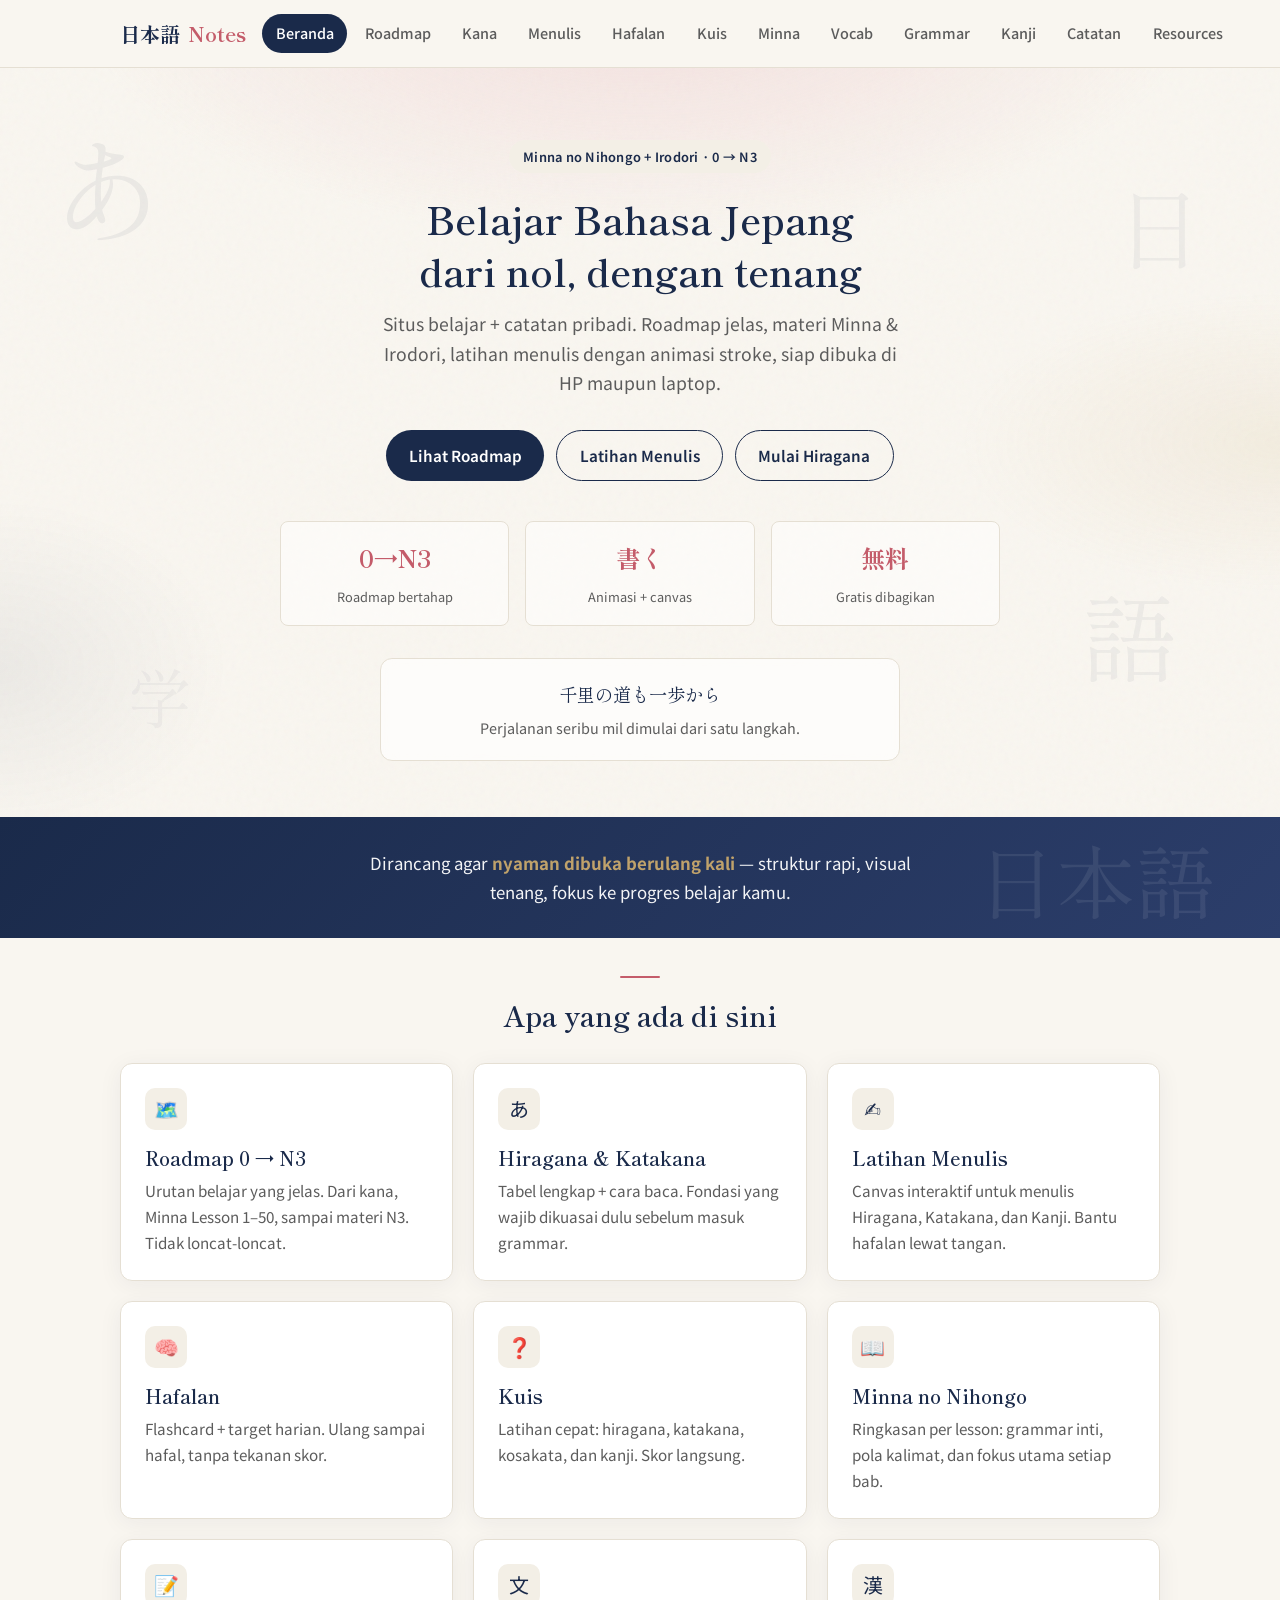
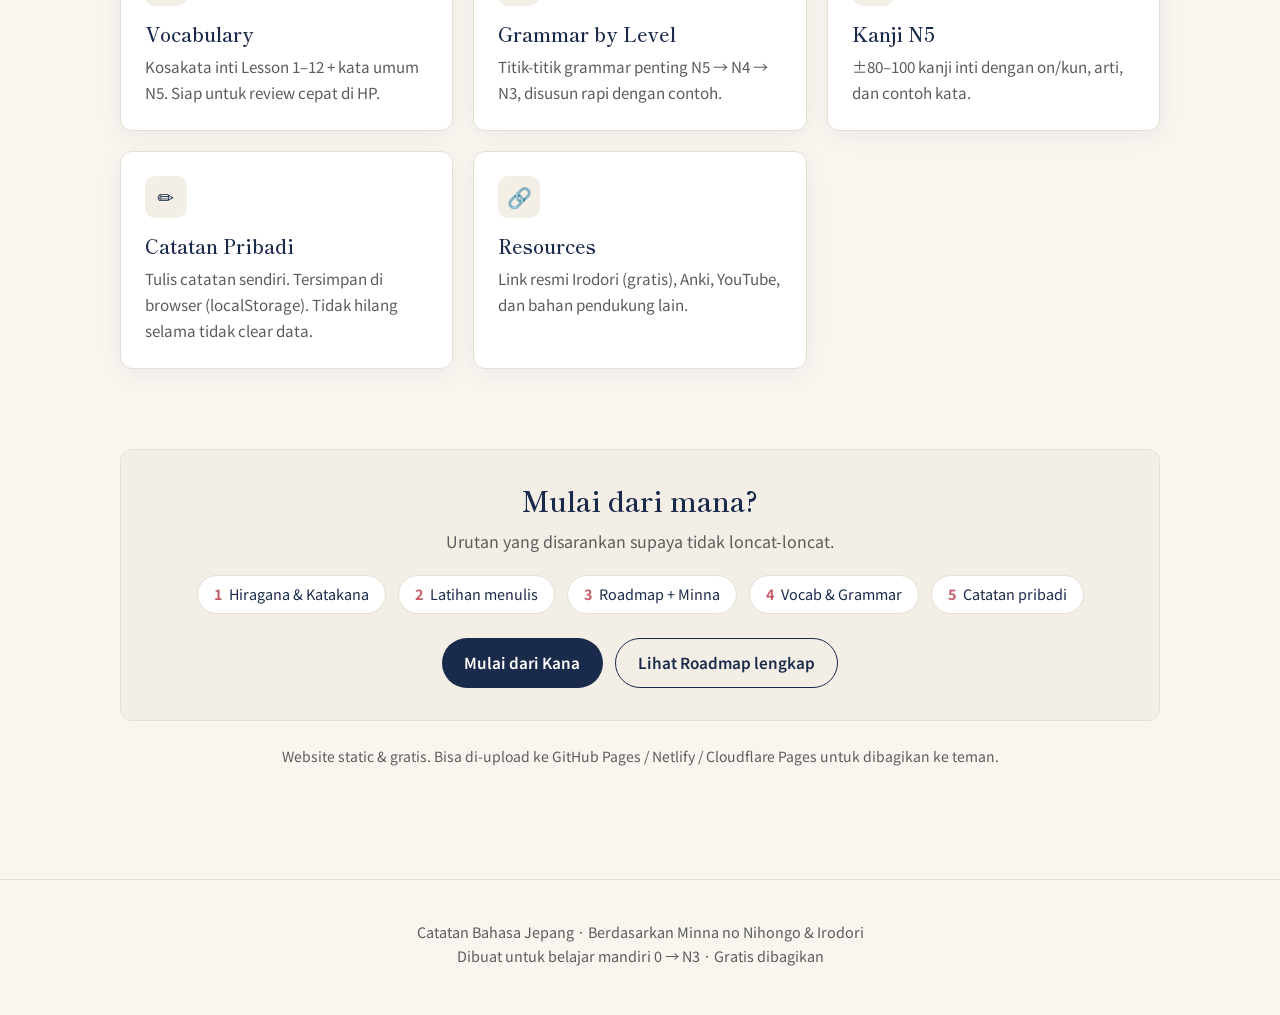
<file: index.html>
<!DOCTYPE html>
<html lang="id">
<head>
  <meta charset="UTF-8">
  <meta name="viewport" content="width=device-width, initial-scale=1">
  <title>Catatan Bahasa Jepang | Dari 0 sampai N3</title>
  <meta name="description" content="Website catatan belajar bahasa Jepang pribadi. Roadmap jelas dari pemula absolut sampai JLPT N3 berdasarkan Minna no Nihongo dan Irodori. Gratis dan siap dibagikan.">
  <meta name="keywords" content="belajar bahasa Jepang, Minna no Nihongo, Irodori, JLPT N5 N4 N3, catatan Jepang, hiragana, katakana">
  <meta name="author" content="Catatan Jepang">
  <meta property="og:title" content="Catatan Bahasa Jepang | 0 → N3">
  <meta property="og:description" content="Roadmap rapi + materi inti berdasarkan Minna no Nihongo & Irodori. Siap pakai, gratis, mobile-friendly.">
  <meta property="og:type" content="website">
  <link rel="preconnect" href="https://fonts.googleapis.com">
  <link rel="preconnect" href="https://fonts.gstatic.com" crossorigin>
  <link href="https://fonts.googleapis.com/css2?family=Noto+Sans+JP:wght@400;500;600;700&family=Shippori+Mincho:wght@500;600;700&display=swap" rel="stylesheet">
  <link rel="stylesheet" href="css/style.css">
</head>
<body>
  <header class="site-header">
    <div class="container header-inner">
      <a href="index.html" class="logo">日本語<span>Notes</span></a>
      <button class="menu-toggle" aria-label="Menu" aria-expanded="false">
        <svg width="24" height="24" fill="none" stroke="currentColor" stroke-width="2"><path d="M4 6h16M4 12h16M4 18h16"/></svg>
      </button>
      <nav class="nav">
        <a href="index.html" class="active">Beranda</a>
        <a href="roadmap.html">Roadmap</a>
        <a href="kana.html">Kana</a>
        <a href="writing.html">Menulis</a>
        <a href="hafalan.html">Hafalan</a>
        <a href="quiz.html">Kuis</a>
        <a href="lessons.html">Minna</a>
        <a href="vocab.html">Vocab</a>
        <a href="grammar.html">Grammar</a>
        <a href="kanji.html">Kanji</a>
        <a href="notes.html">Catatan</a>
        <a href="resources.html">Resources</a>
      </nav>
    </div>
  </header>

  <main>
    <section class="hero">
      <span class="hero-deco hero-deco-1" aria-hidden="true">あ</span>
      <span class="hero-deco hero-deco-2" aria-hidden="true">日</span>
      <span class="hero-deco hero-deco-3" aria-hidden="true">学</span>
      <span class="hero-deco hero-deco-4" aria-hidden="true">語</span>
      <div class="container">
        <div class="hero-badge">Minna no Nihongo + Irodori · 0 → N3</div>
        <h1>Belajar Bahasa Jepang<br>dari nol, dengan tenang</h1>
        <p class="lead">Situs belajar + catatan pribadi. Roadmap jelas, materi Minna &amp; Irodori, latihan menulis dengan animasi stroke, siap dibuka di HP maupun laptop.</p>
        <div class="hero-actions">
          <a href="roadmap.html" class="btn btn-primary">Lihat Roadmap</a>
          <a href="writing.html" class="btn btn-outline">Latihan Menulis</a>
          <a href="kana.html" class="btn btn-outline">Mulai Hiragana</a>
        </div>
        <div class="home-features">
          <div class="home-feature">
            <span class="num">0→N3</span>
            <span class="label">Roadmap bertahap</span>
          </div>
          <div class="home-feature">
            <span class="num">書く</span>
            <span class="label">Animasi + canvas</span>
          </div>
          <div class="home-feature">
            <span class="num">無料</span>
            <span class="label">Gratis dibagikan</span>
          </div>
        </div>
        <div class="hero-quote">
          <p class="jp">千里の道も一歩から</p>
          <p class="id">Perjalanan seribu mil dimulai dari satu langkah.</p>
        </div>
      </div>
    </section>

    <section class="welcome-strip">
      <div class="container">
        <p>Dirancang agar <strong>nyaman dibuka berulang kali</strong> — struktur rapi, visual tenang, fokus ke progres belajar kamu.</p>
      </div>
    </section>

    <section class="section-sm">
      <div class="container">
        <div class="section-title-wrap">
          <span class="ornament"></span>
          <h2>Apa yang ada di sini</h2>
        </div>
        <div class="card-grid">
          <a href="roadmap.html" class="card">
            <div class="card-icon">🗺️</div>
            <h3>Roadmap 0 → N3</h3>
            <p>Urutan belajar yang jelas. Dari kana, Minna Lesson 1–50, sampai materi N3. Tidak loncat-loncat.</p>
          </a>
          <a href="kana.html" class="card">
            <div class="card-icon">あ</div>
            <h3>Hiragana & Katakana</h3>
            <p>Tabel lengkap + cara baca. Fondasi yang wajib dikuasai dulu sebelum masuk grammar.</p>
          </a>
          <a href="writing.html" class="card">
            <div class="card-icon">✍️</div>
            <h3>Latihan Menulis</h3>
            <p>Canvas interaktif untuk menulis Hiragana, Katakana, dan Kanji. Bantu hafalan lewat tangan.</p>
          </a>
          <a href="hafalan.html" class="card">
            <div class="card-icon">🧠</div>
            <h3>Hafalan</h3>
            <p>Flashcard + target harian. Ulang sampai hafal, tanpa tekanan skor.</p>
          </a>
          <a href="quiz.html" class="card">
            <div class="card-icon">❓</div>
            <h3>Kuis</h3>
            <p>Latihan cepat: hiragana, katakana, kosakata, dan kanji. Skor langsung.</p>
          </a>
          <a href="lessons.html" class="card">
            <div class="card-icon">📖</div>
            <h3>Minna no Nihongo</h3>
            <p>Ringkasan per lesson: grammar inti, pola kalimat, dan fokus utama setiap bab.</p>
          </a>
          <a href="vocab.html" class="card">
            <div class="card-icon">📝</div>
            <h3>Vocabulary</h3>
            <p>Kosakata inti Lesson 1–12 + kata umum N5. Siap untuk review cepat di HP.</p>
          </a>
          <a href="grammar.html" class="card">
            <div class="card-icon">文</div>
            <h3>Grammar by Level</h3>
            <p>Titik-titik grammar penting N5 → N4 → N3, disusun rapi dengan contoh.</p>
          </a>
          <a href="kanji.html" class="card">
            <div class="card-icon">漢</div>
            <h3>Kanji N5</h3>
            <p>±80–100 kanji inti dengan on/kun, arti, dan contoh kata.</p>
          </a>
          <a href="notes.html" class="card">
            <div class="card-icon">✏️</div>
            <h3>Catatan Pribadi</h3>
            <p>Tulis catatan sendiri. Tersimpan di browser (localStorage). Tidak hilang selama tidak clear data.</p>
          </a>
          <a href="resources.html" class="card">
            <div class="card-icon">🔗</div>
            <h3>Resources</h3>
            <p>Link resmi Irodori (gratis), Anki, YouTube, dan bahan pendukung lain.</p>
          </a>
        </div>
      </div>
    </section>

    <section class="section">
      <div class="container">
        <div class="start-cta">
          <h2>Mulai dari mana?</h2>
          <p class="muted mb-0">Urutan yang disarankan supaya tidak loncat-loncat.</p>
          <div class="start-steps">
            <div class="start-step"><span>1</span> Hiragana &amp; Katakana</div>
            <div class="start-step"><span>2</span> Latihan menulis</div>
            <div class="start-step"><span>3</span> Roadmap + Minna</div>
            <div class="start-step"><span>4</span> Vocab &amp; Grammar</div>
            <div class="start-step"><span>5</span> Catatan pribadi</div>
          </div>
          <div class="hero-actions">
            <a href="kana.html" class="btn btn-primary">Mulai dari Kana</a>
            <a href="roadmap.html" class="btn btn-outline">Lihat Roadmap lengkap</a>
          </div>
        </div>
        <p class="small muted mt-2 text-center">Website static &amp; gratis. Bisa di-upload ke GitHub Pages / Netlify / Cloudflare Pages untuk dibagikan ke teman.</p>
      </div>
    </section>
  </main>

  <footer class="site-footer">
    <div class="container">
      <p>Catatan Bahasa Jepang · Berdasarkan Minna no Nihongo & Irodori<br>
      Dibuat untuk belajar mandiri 0 → N3 · Gratis dibagikan</p>
    </div>
  </footer>

  <script src="js/main.js"></script>
</body>
</html>
</file>
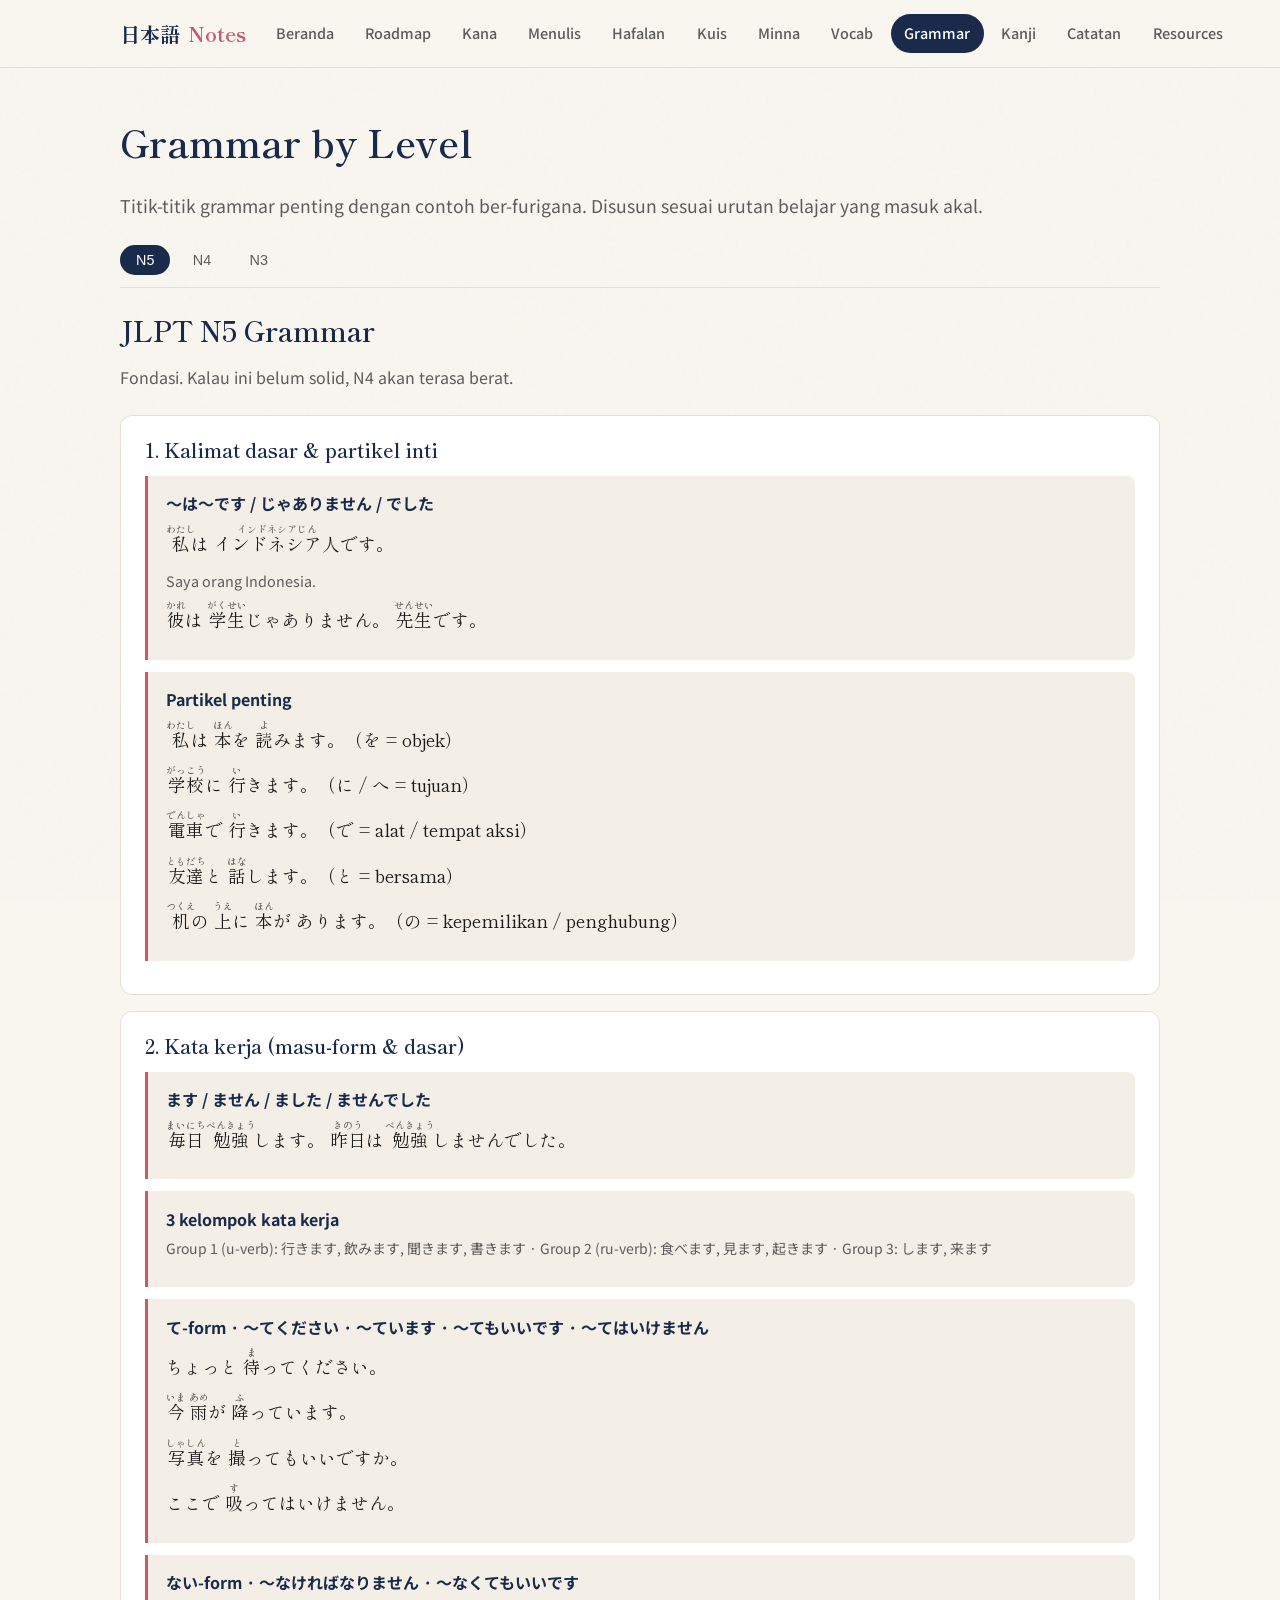
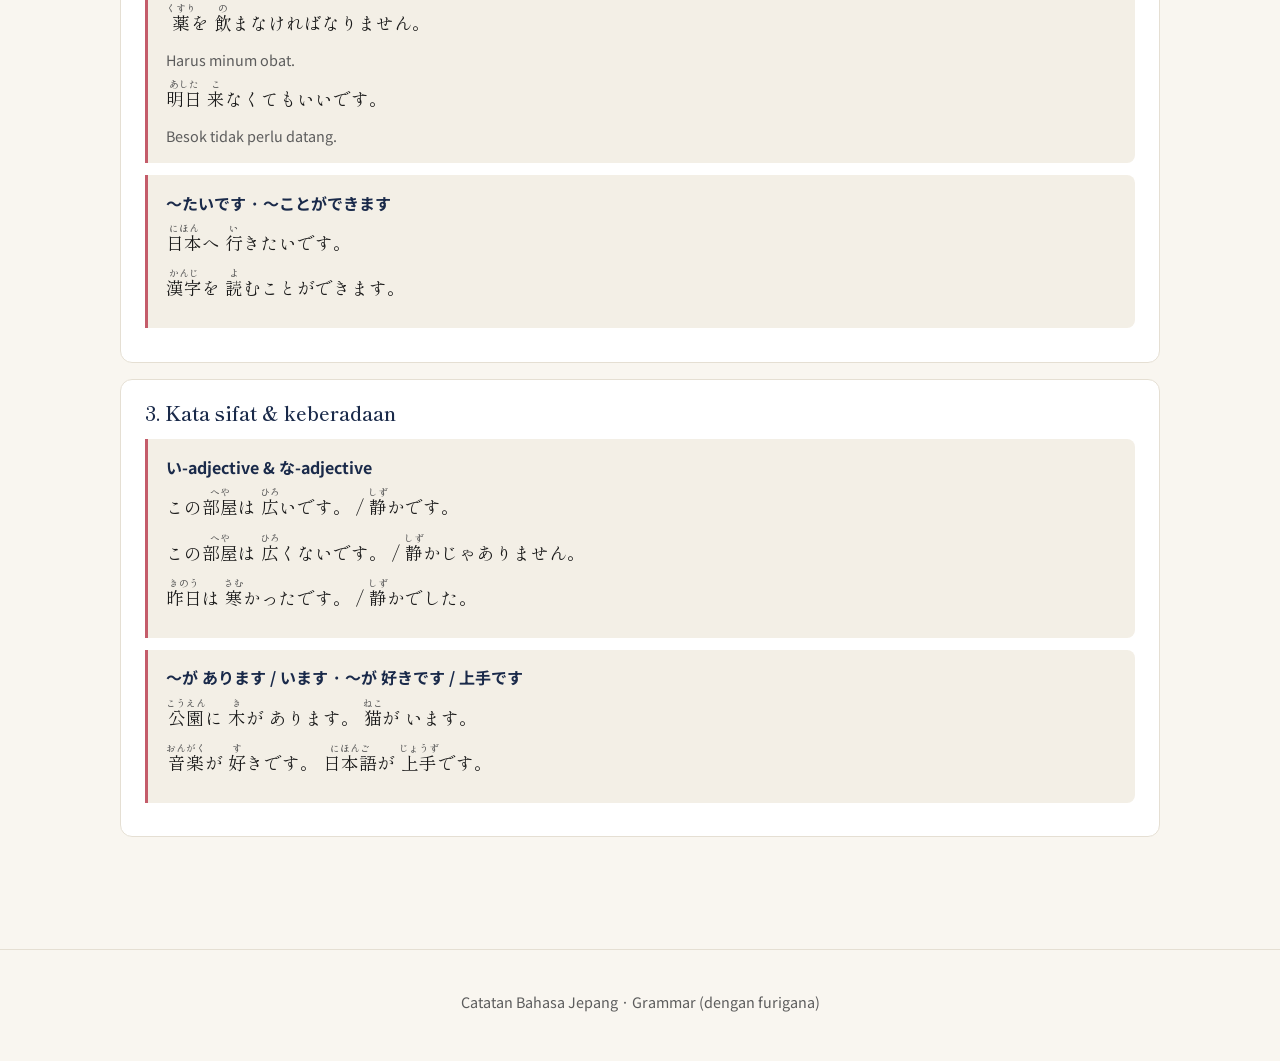
<file: grammar.html>
<!DOCTYPE html>
<html lang="id">
<head>
  <meta charset="UTF-8">
  <meta name="viewport" content="width=device-width, initial-scale=1">
  <title>Grammar by Level | Catatan Bahasa Jepang</title>
  <meta name="description" content="Grammar JLPT N5–N3 dengan contoh ber-furigana. Penjelasan lebih lengkap.">
  <link rel="preconnect" href="https://fonts.googleapis.com">
  <link rel="preconnect" href="https://fonts.gstatic.com" crossorigin>
  <link href="https://fonts.googleapis.com/css2?family=Noto+Sans+JP:wght@400;500;600;700&family=Shippori+Mincho:wght@500;600;700&display=swap" rel="stylesheet">
  <link rel="stylesheet" href="css/style.css">
  <style>
    ruby { ruby-align: center; }
    rt { font-size: 0.55em; color: var(--text-muted); font-weight: 500; }
    .example { font-size: 1.1rem; line-height: 2.1; }
  </style>
</head>
<body>
  <header class="site-header">
    <div class="container header-inner">
      <a href="index.html" class="logo">日本語<span>Notes</span></a>
      <button class="menu-toggle" aria-label="Menu" aria-expanded="false">
        <svg width="24" height="24" fill="none" stroke="currentColor" stroke-width="2"><path d="M4 6h16M4 12h16M4 18h16"/></svg>
      </button>
      <nav class="nav">
        <a href="index.html">Beranda</a>
        <a href="roadmap.html">Roadmap</a>
        <a href="kana.html">Kana</a>
        <a href="writing.html">Menulis</a>
        <a href="hafalan.html">Hafalan</a>
        <a href="quiz.html">Kuis</a>
        <a href="lessons.html">Minna</a>
        <a href="vocab.html">Vocab</a>
        <a href="grammar.html" class="active">Grammar</a>
        <a href="kanji.html">Kanji</a>
        <a href="notes.html">Catatan</a>
        <a href="resources.html">Resources</a>
      </nav>
    </div>
  </header>

  <main>
    <section class="section">
      <div class="container">
        <h1>Grammar by Level</h1>
        <p class="lead mb-2">Titik-titik grammar penting dengan contoh ber-furigana. Disusun sesuai urutan belajar yang masuk akal.</p>

        <div class="tabs">
          <button class="tab-btn active" data-tab="n5">N5</button>
          <button class="tab-btn" data-tab="n4">N4</button>
          <button class="tab-btn" data-tab="n3">N3</button>
        </div>

        <!-- N5 -->
        <div id="n5" class="tab-panel active">
          <h2>JLPT N5 Grammar</h2>
          <p class="muted mb-2">Fondasi. Kalau ini belum solid, N4 akan terasa berat.</p>

          <div class="lesson-card">
            <h3>1. Kalimat dasar & partikel inti</h3>
            <div class="grammar-point">
              <strong>〜は〜です / じゃありません / でした</strong>
              <div class="example"><ruby>私<rt>わたし</rt></ruby>は <ruby>インドネシア人<rt>インドネシアじん</rt></ruby>です。</div>
              <div class="example-trans">Saya orang Indonesia.</div>
              <div class="example"><ruby>彼<rt>かれ</rt></ruby>は <ruby>学生<rt>がくせい</rt></ruby>じゃありません。 <ruby>先生<rt>せんせい</rt></ruby>です。</div>
            </div>
            <div class="grammar-point">
              <strong>Partikel penting</strong>
              <div class="example"><ruby>私<rt>わたし</rt></ruby>は <ruby>本<rt>ほん</rt></ruby>を <ruby>読<rt>よ</rt></ruby>みます。（を = objek）</div>
              <div class="example"><ruby>学校<rt>がっこう</rt></ruby>に <ruby>行<rt>い</rt></ruby>きます。（に / へ = tujuan）</div>
              <div class="example"><ruby>電車<rt>でんしゃ</rt></ruby>で <ruby>行<rt>い</rt></ruby>きます。（で = alat / tempat aksi）</div>
              <div class="example"><ruby>友達<rt>ともだち</rt></ruby>と <ruby>話<rt>はな</rt></ruby>します。（と = bersama）</div>
              <div class="example"><ruby>机<rt>つくえ</rt></ruby>の <ruby>上<rt>うえ</rt></ruby>に <ruby>本<rt>ほん</rt></ruby>が あります。（の = kepemilikan / penghubung）</div>
            </div>
          </div>

          <div class="lesson-card">
            <h3>2. Kata kerja (masu-form & dasar)</h3>
            <div class="grammar-point">
              <strong>ます / ません / ました / ませんでした</strong>
              <div class="example"><ruby>毎日<rt>まいにち</rt></ruby> <ruby>勉強<rt>べんきょう</rt></ruby>します。 <ruby>昨日<rt>きのう</rt></ruby>は <ruby>勉強<rt>べんきょう</rt></ruby>しませんでした。</div>
            </div>
            <div class="grammar-point">
              <strong>3 kelompok kata kerja</strong>
              <p class="small muted mb-1">Group 1 (u-verb): 行きます, 飲みます, 聞きます, 書きます · Group 2 (ru-verb): 食べます, 見ます, 起きます · Group 3: します, 来ます</p>
            </div>
            <div class="grammar-point">
              <strong>て-form · 〜てください · 〜ています · 〜てもいいです · 〜てはいけません</strong>
              <div class="example">ちょっと <ruby>待<rt>ま</rt></ruby>ってください。</div>
              <div class="example"><ruby>今<rt>いま</rt></ruby> <ruby>雨<rt>あめ</rt></ruby>が <ruby>降<rt>ふ</rt></ruby>っています。</div>
              <div class="example"><ruby>写真<rt>しゃしん</rt></ruby>を <ruby>撮<rt>と</rt></ruby>ってもいいですか。</div>
              <div class="example">ここで <ruby>吸<rt>す</rt></ruby>ってはいけません。</div>
            </div>
            <div class="grammar-point">
              <strong>ない-form · 〜なければなりません · 〜なくてもいいです</strong>
              <div class="example"><ruby>薬<rt>くすり</rt></ruby>を <ruby>飲<rt>の</rt></ruby>まなければなりません。</div>
              <div class="example-trans">Harus minum obat.</div>
              <div class="example"><ruby>明日<rt>あした</rt></ruby> <ruby>来<rt>こ</rt></ruby>なくてもいいです。</div>
              <div class="example-trans">Besok tidak perlu datang.</div>
            </div>
            <div class="grammar-point">
              <strong>〜たいです · 〜ことができます</strong>
              <div class="example"><ruby>日本<rt>にほん</rt></ruby>へ <ruby>行<rt>い</rt></ruby>きたいです。</div>
              <div class="example"><ruby>漢字<rt>かんじ</rt></ruby>を <ruby>読<rt>よ</rt></ruby>むことができます。</div>
            </div>
          </div>

          <div class="lesson-card">
            <h3>3. Kata sifat & keberadaan</h3>
            <div class="grammar-point">
              <strong>い-adjective & な-adjective</strong>
              <div class="example">この<ruby>部屋<rt>へや</rt></ruby>は <ruby>広<rt>ひろ</rt></ruby>いです。 / <ruby>静<rt>しず</rt></ruby>かです。</div>
              <div class="example">この<ruby>部屋<rt>へや</rt></ruby>は <ruby>広<rt>ひろ</rt></ruby>くないです。 / <ruby>静<rt>しず</rt></ruby>かじゃありません。</div>
              <div class="example"><ruby>昨日<rt>きのう</rt></ruby>は <ruby>寒<rt>さむ</rt></ruby>かったです。 / <ruby>静<rt>しず</rt></ruby>かでした。</div>
            </div>
            <div class="grammar-point">
              <strong>〜が あります / います · 〜が 好きです / 上手です</strong>
              <div class="example"><ruby>公園<rt>こうえん</rt></ruby>に <ruby>木<rt>き</rt></ruby>が あります。 <ruby>猫<rt>ねこ</rt></ruby>が います。</div>
              <div class="example"><ruby>音楽<rt>おんがく</rt></ruby>が <ruby>好<rt>す</rt></ruby>きです。 <ruby>日本語<rt>にほんご</rt></ruby>が <ruby>上手<rt>じょうず</rt></ruby>です。</div>
            </div>
          </div>
        </div>

        <!-- N4 -->
        <div id="n4" class="tab-panel">
          <h2>JLPT N4 Grammar</h2>
          <p class="muted mb-2">Banyak bentuk baru. Fokus ke potential, conditional, passive, causative.</p>

          <div class="lesson-card">
            <div class="grammar-point">
              <strong>Potential form (kemampuan)</strong>
              <div class="example"><ruby>日本語<rt>にほんご</rt></ruby>が <ruby>話<rt>はな</rt></ruby>せます。 <ruby>漢字<rt>かんじ</rt></ruby>が <ruby>読<rt>よ</rt></ruby>めます。</div>
              <div class="example-trans">Saya bisa berbicara bahasa Jepang. Saya bisa membaca kanji.</div>
            </div>
            <div class="grammar-point">
              <strong>Conditional: 〜たら · 〜ば · 〜と · 〜なら</strong>
              <div class="example"><ruby>時間<rt>じかん</rt></ruby>が あったら、<ruby>手伝<rt>てつだ</rt></ruby>います。</div>
              <div class="example"><ruby>春<rt>はる</rt></ruby>になると、<ruby>桜<rt>さくら</rt></ruby>が <ruby>咲<rt>さ</rt></ruby>きます。</div>
            </div>
            <div class="grammar-point">
              <strong>〜たことがあります (pengalaman)</strong>
              <div class="example"><ruby>京都<rt>きょうと</rt></ruby>へ <ruby>行<rt>い</rt></ruby>ったことがあります。</div>
              <div class="example-trans">Saya pernah pergi ke Kyoto.</div>
            </div>
            <div class="grammar-point">
              <strong>〜てしまう · 〜ておく · 〜てみる</strong>
              <div class="example"><ruby>宿題<rt>しゅくだい</rt></ruby>を <ruby>忘<rt>わす</rt></ruby>れてしまいました。</div>
              <div class="example"><ruby>窓<rt>まど</rt></ruby>を <ruby>開<rt>あ</rt></ruby>けておきます。 / ちょっと <ruby>食<rt>た</rt></ruby>べてみます。</div>
            </div>
            <div class="grammar-point">
              <strong>Passive (受身) · Causative (使役)</strong>
              <div class="example"><ruby>私<rt>わたし</rt></ruby>は <ruby>先生<rt>せんせい</rt></ruby>に <ruby>褒<rt>ほ</rt></ruby>められました。</div>
              <div class="example-trans">Saya dipuji oleh guru.</div>
              <div class="example"><ruby>母<rt>はは</rt></ruby>は <ruby>子供<rt>こども</rt></ruby>に <ruby>宿題<rt>しゅくだい</rt></ruby>を させます。</div>
              <div class="example-trans">Ibu membuat anak mengerjakan PR.</div>
            </div>
            <div class="grammar-point">
              <strong>〜そうです (hearsay / appearance) · 〜ようだ · 〜らしい</strong>
              <div class="example"><ruby>明日<rt>あした</rt></ruby>は <ruby>雨<rt>あめ</rt></ruby>だそうです。 / <ruby>疲<rt>つか</rt></ruby>れそうです。</div>
            </div>
          </div>
        </div>

        <!-- N3 -->
        <div id="n3" class="tab-panel">
          <h2>JLPT N3 Grammar</h2>
          <p class="muted mb-2">Lebih banyak nuansa & struktur kalimat kompleks. Setelah Minna 50, lanjut ke sini.</p>

          <div class="lesson-card">
            <div class="grammar-point">
              <strong>〜ために (tujuan) · 〜ように (supaya / agar)</strong>
              <div class="example"><ruby>日本語<rt>にほんご</rt></ruby>を <ruby>勉強<rt>べんきょう</rt></ruby>するために、<ruby>日本<rt>にほん</rt></ruby>へ <ruby>来<rt>き</rt></ruby>ました。</div>
              <div class="example"><ruby>風邪<rt>かぜ</rt></ruby>を ひかないように、<ruby>気<rt>き</rt></ruby>を つけてください。</div>
            </div>
            <div class="grammar-point">
              <strong>〜のに (meskipun) · 〜ながら · 〜たばかり</strong>
              <div class="example"><ruby>雨<rt>あめ</rt></ruby>なのに、<ruby>出<rt>で</rt></ruby>かけました。</div>
              <div class="example"><ruby>音楽<rt>おんがく</rt></ruby>を <ruby>聞<rt>き</rt></ruby>きながら、<ruby>勉強<rt>べんきょう</rt></ruby>します。</div>
              <div class="example"><ruby>今<rt>いま</rt></ruby> <ruby>帰<rt>かえ</rt></ruby>ったばかりです。</div>
            </div>
            <div class="grammar-point">
              <strong>〜ばかり · 〜だけ · 〜しか〜ない</strong>
              <div class="example"><ruby>野菜<rt>やさい</rt></ruby>ばかり <ruby>食<rt>た</rt></ruby>べています。 / <ruby>水<rt>みず</rt></ruby>しか ありません。</div>
            </div>
            <div class="grammar-point">
              <strong>〜ことにする / 〜ことになる · 〜ようにする / 〜ようになる</strong>
              <div class="example"><ruby>毎日<rt>まいにち</rt></ruby> <ruby>走<rt>はし</rt></ruby>ることにしました。</div>
              <div class="example"><ruby>日本語<rt>にほんご</rt></ruby>が <ruby>話<rt>はな</rt></ruby>せるようになりました。</div>
            </div>
            <div class="grammar-point">
              <strong>〜ば〜ほど · 〜という · 〜について · 〜に対して</strong>
              <div class="example"><ruby>練習<rt>れんしゅう</rt></ruby>すればするほど、<ruby>上手<rt>じょうず</rt></ruby>になります。</div>
              <div class="example"><ruby>日本<rt>にほん</rt></ruby>の <ruby>文化<rt>ぶんか</rt></ruby>について <ruby>話<rt>はな</rt></ruby>します。</div>
            </div>
          </div>
          <p class="small muted">Daftar di atas adalah inti. Ada lebih banyak pola N3 — gunakan buku grammar N3 atau situs referensi saat sudah masuk tahap ini.</p>
        </div>

      </div>
    </section>
  </main>

  <footer class="site-footer">
    <div class="container">
      <p>Catatan Bahasa Jepang · Grammar (dengan furigana)</p>
    </div>
  </footer>
  <script src="js/main.js"></script>
</body>
</html>
</file>
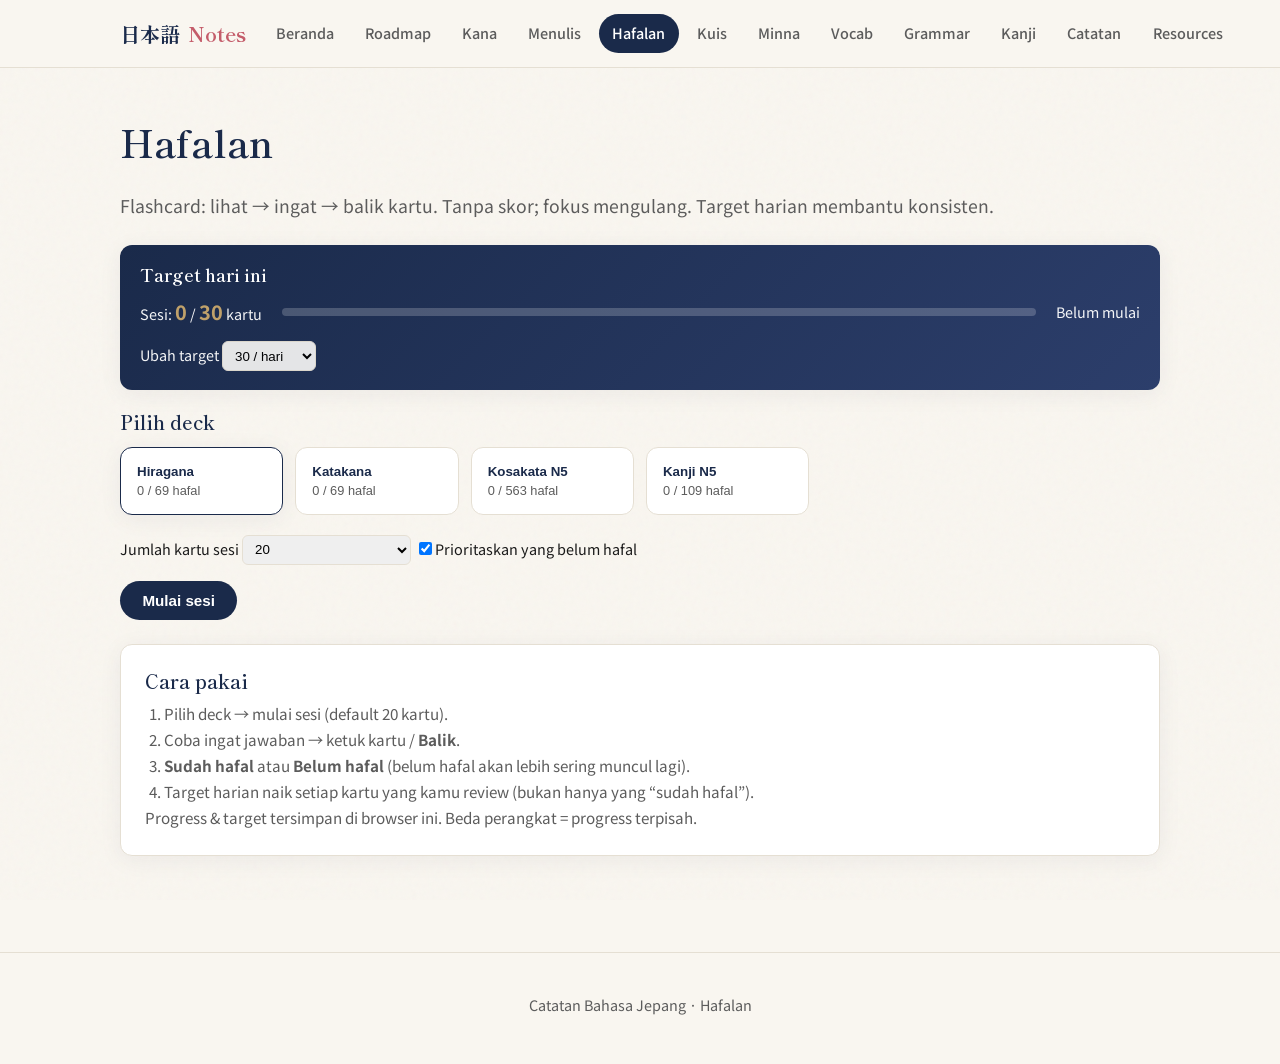
<file: hafalan.html>
<!DOCTYPE html>
<html lang="id">
<head>
  <meta charset="UTF-8">
  <meta name="viewport" content="width=device-width, initial-scale=1">
  <title>Hafalan (Flashcard) | Catatan Bahasa Jepang</title>
  <meta name="description" content="Mode hafalan flashcard: kana, kosakata, kanji. Target harian dan progress di browser.">
  <link rel="preconnect" href="https://fonts.googleapis.com">
  <link rel="preconnect" href="https://fonts.gstatic.com" crossorigin>
  <link href="https://fonts.googleapis.com/css2?family=Noto+Sans+JP:wght@400;500;600;700&family=Shippori+Mincho:wght@500;600;700&display=swap" rel="stylesheet">
  <link rel="stylesheet" href="css/style.css">
  <style>
    .daily-box {
      background: linear-gradient(135deg, var(--primary), #2c3e6b);
      color: #fff; border-radius: var(--radius); padding: 1.15rem 1.25rem;
      margin-bottom: 1.25rem; box-shadow: var(--shadow);
    }
    .daily-box h2 { color: #fff; font-size: 1.1rem; margin-bottom: 0.5rem; }
    .daily-row { display: flex; flex-wrap: wrap; gap: 0.75rem 1.25rem; align-items: center; }
    .daily-stat { font-size: 0.9rem; opacity: 0.95; }
    .daily-stat strong { font-size: 1.25rem; color: var(--gold); }
    .daily-bar {
      flex: 1; min-width: 120px; height: 8px; background: rgba(255,255,255,0.2);
      border-radius: 99px; overflow: hidden;
    }
    .daily-bar span {
      display: block; height: 100%; background: var(--gold); border-radius: 99px;
      width: 0%; transition: width 0.3s ease;
    }
    .deck-grid {
      display: grid; grid-template-columns: repeat(auto-fill, minmax(150px, 1fr));
      gap: 0.75rem; margin-bottom: 1.25rem;
    }
    .deck-btn {
      text-align: left; padding: 1rem; border: 1px solid var(--border);
      border-radius: var(--radius); background: var(--bg-card); cursor: pointer;
      transition: border-color 0.15s, box-shadow 0.15s;
    }
    .deck-btn:hover, .deck-btn.active {
      border-color: var(--primary); box-shadow: var(--shadow);
    }
    .deck-btn strong { display: block; color: var(--primary); margin-bottom: 0.2rem; }
    .deck-btn span { font-size: 0.8rem; color: var(--text-muted); }
    .flash-wrap { max-width: 420px; margin: 0 auto; }
    .flash-card {
      background: var(--bg-card); border: 1px solid var(--border);
      border-radius: var(--radius); box-shadow: var(--shadow);
      min-height: 220px; display: flex; flex-direction: column;
      align-items: center; justify-content: center; padding: 1.5rem 1.25rem;
      cursor: pointer; user-select: none; text-align: center;
      transition: transform 0.15s;
    }
    .flash-card:active { transform: scale(0.98); }
    .flash-front {
      font-family: var(--font-serif); font-size: clamp(2.5rem, 12vw, 3.5rem);
      color: var(--primary); line-height: 1.2;
    }
    .flash-front.small {
      font-size: clamp(1.4rem, 5vw, 1.85rem); font-family: var(--font-sans);
    }
    .flash-back {
      font-size: 1.25rem; color: var(--text); margin-top: 0.5rem;
    }
    .flash-hint { font-size: 0.85rem; color: var(--text-muted); margin-top: 1rem; }
    .flash-meta {
      display: flex; justify-content: space-between; font-size: 0.85rem;
      color: var(--text-muted); margin-bottom: 0.6rem;
    }
    .flash-actions {
      display: flex; gap: 0.5rem; margin-top: 1rem; flex-wrap: wrap; justify-content: center;
    }
    .target-row {
      display: flex; flex-wrap: wrap; gap: 0.5rem; align-items: center;
      margin: 0.75rem 0 1rem; font-size: 0.9rem;
    }
    .target-row select, .target-row input {
      padding: 0.35rem 0.5rem; border-radius: 6px; border: 1px solid var(--border);
    }
    .hidden { display: none !important; }
    .session-done {
      text-align: center; padding: 1.5rem; background: var(--bg-card);
      border: 1px solid var(--border); border-radius: var(--radius);
    }
  </style>
</head>
<body>
  <header class="site-header">
    <div class="container header-inner">
      <a href="index.html" class="logo">日本語<span>Notes</span></a>
      <button class="menu-toggle" aria-label="Menu" aria-expanded="false">
        <svg width="24" height="24" fill="none" stroke="currentColor" stroke-width="2"><path d="M4 6h16M4 12h16M4 18h16"/></svg>
      </button>
      <nav class="nav">
        <a href="index.html">Beranda</a>
        <a href="roadmap.html">Roadmap</a>
        <a href="kana.html">Kana</a>
        <a href="writing.html">Menulis</a>
        <a href="hafalan.html" class="active">Hafalan</a>
        <a href="quiz.html">Kuis</a>
        <a href="lessons.html">Minna</a>
        <a href="vocab.html">Vocab</a>
        <a href="grammar.html">Grammar</a>
        <a href="kanji.html">Kanji</a>
        <a href="notes.html">Catatan</a>
        <a href="resources.html">Resources</a>
      </nav>
    </div>
  </header>

  <main>
    <section class="section">
      <div class="container">
        <h1>Hafalan</h1>
        <p class="lead mb-2">Flashcard: lihat → ingat → balik kartu. Tanpa skor; fokus mengulang. Target harian membantu konsisten.</p>

        <div class="daily-box">
          <h2>Target hari ini</h2>
          <div class="daily-row">
            <div class="daily-stat">Sesi: <strong id="daily-done">0</strong> / <strong id="daily-goal">30</strong> kartu</div>
            <div class="daily-bar"><span id="daily-fill"></span></div>
            <div class="daily-stat" id="daily-status">Belum mulai</div>
          </div>
          <div class="target-row" style="margin:0.75rem 0 0;opacity:0.95;">
            <label>Ubah target
              <select id="goal-select">
                <option value="20">20 / hari</option>
                <option value="30" selected>30 / hari</option>
                <option value="50">50 / hari</option>
                <option value="100">100 / hari</option>
              </select>
            </label>
          </div>
        </div>

        <div id="setup">
          <h3 class="mb-1">Pilih deck</h3>
          <div class="deck-grid" id="deck-list">
            <button type="button" class="deck-btn active" data-deck="hira"><strong>Hiragana</strong><span id="c-hira">—</span></button>
            <button type="button" class="deck-btn" data-deck="kata"><strong>Katakana</strong><span id="c-kata">—</span></button>
            <button type="button" class="deck-btn" data-deck="vocab"><strong>Kosakata N5</strong><span id="c-vocab">—</span></button>
            <button type="button" class="deck-btn" data-deck="kanji"><strong>Kanji N5</strong><span id="c-kanji">—</span></button>
          </div>
          <div class="target-row">
            <label>Jumlah kartu sesi
              <select id="session-size">
                <option value="10">10</option>
                <option value="20" selected>20</option>
                <option value="30">30</option>
                <option value="0">Semua (acak 50 max)</option>
              </select>
            </label>
            <label>
              <input type="checkbox" id="only-weak" checked>
              Prioritaskan yang belum hafal
            </label>
          </div>
          <button type="button" class="btn btn-primary" id="btn-start">Mulai sesi</button>
        </div>

        <div id="play" class="flash-wrap hidden">
          <div class="flash-meta">
            <span id="sess-progress">1 / 20</span>
            <span id="sess-known">Hafal sesi: 0</span>
          </div>
          <div class="flash-card" id="card" title="Klik untuk balik">
            <div class="flash-front" id="card-front">あ</div>
            <div class="flash-back hidden" id="card-back">a</div>
            <div class="flash-hint" id="card-hint">Ketuk kartu untuk lihat jawaban</div>
          </div>
          <div class="flash-actions">
            <button type="button" class="btn btn-outline" id="btn-flip">Balik</button>
            <button type="button" class="btn btn-outline" id="btn-again">Belum hafal</button>
            <button type="button" class="btn btn-primary" id="btn-know">Sudah hafal</button>
            <button type="button" class="btn btn-outline btn-sm" id="btn-end">Akhiri</button>
          </div>
        </div>

        <div id="done" class="session-done hidden">
          <h3>Sesi selesai</h3>
          <p class="muted" id="done-msg"></p>
          <div class="btn-row" style="justify-content:center;margin-top:1rem;">
            <button type="button" class="btn btn-primary" id="btn-again-session">Sesi lagi</button>
            <button type="button" class="btn btn-outline" id="btn-to-setup">Ganti deck</button>
          </div>
        </div>

        <div class="card mt-2">
          <h3>Cara pakai</h3>
          <ol style="padding-left:1.2rem;color:var(--text-muted);font-size:0.95rem;">
            <li>Pilih deck → mulai sesi (default 20 kartu).</li>
            <li>Coba ingat jawaban → ketuk kartu / <strong>Balik</strong>.</li>
            <li><strong>Sudah hafal</strong> atau <strong>Belum hafal</strong> (belum hafal akan lebih sering muncul lagi).</li>
            <li>Target harian naik setiap kartu yang kamu review (bukan hanya yang “sudah hafal”).</li>
          </ol>
          <p class="small muted mb-0">Progress &amp; target tersimpan di browser ini. Beda perangkat = progress terpisah.</p>
        </div>
      </div>
    </section>
  </main>

  <footer class="site-footer">
    <div class="container"><p>Catatan Bahasa Jepang · Hafalan</p></div>
  </footer>
  <script src="js/main.js"></script>
  <script>

    const HIRA = [
      ['あ','a'],
      ['い','i'],
      ['う','u'],
      ['え','e'],
      ['お','o'],
      ['か','ka'],
      ['き','ki'],
      ['く','ku'],
      ['け','ke'],
      ['こ','ko'],
      ['さ','sa'],
      ['し','shi'],
      ['す','su'],
      ['せ','se'],
      ['そ','so'],
      ['た','ta'],
      ['ち','chi'],
      ['つ','tsu'],
      ['て','te'],
      ['と','to'],
      ['な','na'],
      ['に','ni'],
      ['ぬ','nu'],
      ['ね','ne'],
      ['の','no'],
      ['は','ha'],
      ['ひ','hi'],
      ['ふ','fu'],
      ['へ','he'],
      ['ほ','ho'],
      ['ま','ma'],
      ['み','mi'],
      ['む','mu'],
      ['め','me'],
      ['も','mo'],
      ['や','ya'],
      ['ゆ','yu'],
      ['よ','yo'],
      ['ら','ra'],
      ['り','ri'],
      ['る','ru'],
      ['れ','re'],
      ['ろ','ro'],
      ['わ','wa'],
      ['を','wo'],
      ['ん','n'],
      ['が','ga'],
      ['ぎ','gi'],
      ['ぐ','gu'],
      ['げ','ge'],
      ['ご','go'],
      ['ざ','za'],
      ['じ','ji'],
      ['ず','zu'],
      ['ぜ','ze'],
      ['ぞ','zo'],
      ['だ','da'],
      ['で','de'],
      ['ど','do'],
      ['ば','ba'],
      ['び','bi'],
      ['ぶ','bu'],
      ['べ','be'],
      ['ぼ','bo'],
      ['ぱ','pa'],
      ['ぴ','pi'],
      ['ぷ','pu'],
      ['ぺ','pe'],
      ['ぽ','po']
    ];
    const KATA = [
      ['ア','a'],
      ['イ','i'],
      ['ウ','u'],
      ['エ','e'],
      ['オ','o'],
      ['カ','ka'],
      ['キ','ki'],
      ['ク','ku'],
      ['ケ','ke'],
      ['コ','ko'],
      ['サ','sa'],
      ['シ','shi'],
      ['ス','su'],
      ['セ','se'],
      ['ソ','so'],
      ['タ','ta'],
      ['チ','chi'],
      ['ツ','tsu'],
      ['テ','te'],
      ['ト','to'],
      ['ナ','na'],
      ['ニ','ni'],
      ['ヌ','nu'],
      ['ネ','ne'],
      ['ノ','no'],
      ['ハ','ha'],
      ['ヒ','hi'],
      ['フ','fu'],
      ['ヘ','he'],
      ['ホ','ho'],
      ['マ','ma'],
      ['ミ','mi'],
      ['ム','mu'],
      ['メ','me'],
      ['モ','mo'],
      ['ヤ','ya'],
      ['ユ','yu'],
      ['ヨ','yo'],
      ['ラ','ra'],
      ['リ','ri'],
      ['ル','ru'],
      ['レ','re'],
      ['ロ','ro'],
      ['ワ','wa'],
      ['ヲ','wo'],
      ['ン','n'],
      ['ガ','ga'],
      ['ギ','gi'],
      ['グ','gu'],
      ['ゲ','ge'],
      ['ゴ','go'],
      ['ザ','za'],
      ['ジ','ji'],
      ['ズ','zu'],
      ['ゼ','ze'],
      ['ゾ','zo'],
      ['ダ','da'],
      ['デ','de'],
      ['ド','do'],
      ['バ','ba'],
      ['ビ','bi'],
      ['ブ','bu'],
      ['ベ','be'],
      ['ボ','bo'],
      ['パ','pa'],
      ['ピ','pi'],
      ['プ','pu'],
      ['ペ','pe'],
      ['ポ','po']
    ];
    const VOCAB = [
      ['わたし','saya'],
      ['あなた','kamu'],
      ['かれ','dia (laki-laki)'],
      ['かのじょ','dia (perempuan)'],
      ['ひと','orang'],
      ['みなさん','semuanya'],
      ['かた','orang (sopan)'],
      ['だれ','siapa'],
      ['せんせい','guru'],
      ['がくせい','siswa / mahasiswa'],
      ['かいしゃいん','karyawan'],
      ['しゅふ','ibu rumah tangga'],
      ['いしゃ','dokter'],
      ['かんごし','perawat'],
      ['エンジニア','insinyur'],
      ['べんごし','pengacara'],
      ['にほんじん','orang Jepang'],
      ['アメリカじん','orang Amerika'],
      ['ともだち','teman'],
      ['かれし','pacar (laki)'],
      ['かぞく','keluarga'],
      ['りょうしん','orang tua'],
      ['ちち','ayah (milik sendiri)'],
      ['はは','ibu (milik sendiri)'],
      ['おとうさん','ayah'],
      ['おかあさん','ibu'],
      ['あに','kakak laki-laki'],
      ['あね','kakak perempuan'],
      ['おとうと','adik laki-laki'],
      ['いもうと','adik perempuan'],
      ['子ども','anak'],
      ['おとこのこ','anak laki-laki'],
      ['おんなのこ','anak perempuan'],
      ['にほん','Jepang'],
      ['とうきょう','Tokyo'],
      ['うち','rumah'],
      ['いえ','rumah'],
      ['がっこう','sekolah'],
      ['だいがく','universitas'],
      ['かいしゃ','perusahaan'],
      ['びょういん','rumah sakit'],
      ['ぎんこう','bank'],
      ['ゆうびんきょく','kantor pos'],
      ['えき','stasiun'],
      ['くうこう','bandara'],
      ['コンビニ','minimarket'],
      ['スーパー','supermarket'],
      ['デパート','department store'],
      ['レストラン','restoran'],
      ['ホテル','hotel'],
      ['みせ','toko'],
      ['ほんや','toko buku'],
      ['はなや','toko bunga'],
      ['こうえん','taman'],
      ['としょかん','perpustakaan'],
      ['びじゅつかん','museum'],
      ['えいがかん','bioskop'],
      ['きっさてん','kafe'],
      ['トイレ','toilet'],
      ['へや','kamar'],
      ['だいどころ','dapur'],
      ['ふろ','kamar mandi'],
      ['にわ','halaman'],
      ['まち','kota'],
      ['くに','negara'],
      ['ばしょ','tempat'],
      ['いま','sekarang'],
      ['きょう','hari ini'],
      ['あした','besok'],
      ['きのう','kemarin'],
      ['あさ','pagi'],
      ['ひる','siang'],
      ['ばん','malam'],
      ['よる','malam'],
      ['まいにち','setiap hari'],
      ['まいあさ','setiap pagi'],
      ['まいばん','setiap malam'],
      ['まいしゅう','setiap minggu'],
      ['まいとし','setiap tahun'],
      ['せんしゅう','minggu lalu'],
      ['こんしゅう','minggu ini'],
      ['らいしゅう','minggu depan'],
      ['せんげつ','bulan lalu'],
      ['こんげつ','bulan ini'],
      ['らいげつ','bulan depan'],
      ['きょねん','tahun lalu'],
      ['ことし','tahun ini'],
      ['らいねん','tahun depan'],
      ['やすみ','libur'],
      ['たんじょうび','ulang tahun'],
      ['げつようび','Senin'],
      ['かようび','Selasa'],
      ['すいようび','Rabu'],
      ['もくようび','Kamis'],
      ['きんようび','Jumat'],
      ['どようび','Sabtu'],
      ['にちようび','Minggu'],
      ['いちがつ','Januari'],
      ['にがつ','Februari'],
      ['さんがつ','Maret'],
      ['しがつ','April'],
      ['ごがつ','Mei'],
      ['ろくがつ','Juni'],
      ['しちがつ','Juli'],
      ['はちがつ','Agustus'],
      ['くがつ','September'],
      ['じゅうがつ','Oktober'],
      ['じゅういちがつ','November'],
      ['じゅうにがつ','Desember'],
      ['しゅうまつ','akhir pekan'],
      ['ひるやすみ','istirahat siang'],
      ['いくつ','berapa (benda)'],
      ['いくら','berapa harga'],
      ['なんじ','jam berapa'],
      ['なんにん','berapa orang'],
      ['いち','satu'],
      ['に','dua'],
      ['さん','tiga'],
      ['よん','empat'],
      ['ご','lima'],
      ['ろく','enam'],
      ['なな','tujuh'],
      ['はち','delapan'],
      ['きゅう','sembilan'],
      ['じゅう','sepuluh'],
      ['ひゃく','seratus'],
      ['せん','seribu'],
      ['まん','sepuluh ribu'],
      ['はん','setengah'],
      ['ぐらい','kira-kira'],
      ['もの','benda'],
      ['ほん','buku'],
      ['ざっし','majalah'],
      ['しんぶん','koran'],
      ['じしょ','kamus'],
      ['ノート','buku catatan'],
      ['しゅくだい','PR / pekerjaan rumah'],
      ['てがみ','surat'],
      ['カード','kartu'],
      ['えんぴつ','pensil'],
      ['ペン','pena'],
      ['ボールペン','bolpoin'],
      ['シャープペンシル','mechanical pencil'],
      ['かみ','kertas'],
      ['はさみ','gunting'],
      ['かさ','payung'],
      ['かぎ','kunci'],
      ['かばん','tas'],
      ['さいふ','dompet'],
      ['とけい','jam'],
      ['めがね','kacamata'],
      ['くつ','sepatu'],
      ['くつした','kaus kaki'],
      ['ふく','pakaian'],
      ['シャツ','kemeja'],
      ['Tシャツ','kaos'],
      ['ズボン','celana'],
      ['スカート','rok'],
      ['コート','mantel'],
      ['ぼうし','topi'],
      ['テレビ','TV'],
      ['ラジオ','radio'],
      ['カメラ','kamera'],
      ['コンピューター','komputer'],
      ['パソコン','PC'],
      ['スマホ','smartphone'],
      ['でんわ','telepon'],
      ['けいたい','HP'],
      ['テーブル','meja makan'],
      ['つくえ','meja'],
      ['いす','kursi'],
      ['ベッド','tempat tidur'],
      ['たんす','lemari'],
      ['れいぞうこ','kulkas'],
      ['エアコン','AC'],
      ['でんき','listrik / lampu'],
      ['みず','air'],
      ['おちゃ','teh'],
      ['コーヒー','kopi'],
      ['ぎゅうにゅう','susu'],
      ['ジュース','jus'],
      ['ビール','bir'],
      ['おさけ','minuman beralkohol'],
      ['ごはん','nasi / makanan'],
      ['あさごはん','sarapan'],
      ['ひるごはん','makan siang'],
      ['ばんごはん','makan malam'],
      ['パン','roti'],
      ['たまご','telur'],
      ['にく','daging'],
      ['さかな','ikan'],
      ['やさい','sayur'],
      ['くだもの','buah'],
      ['りんご','apel'],
      ['みかん','jeruk'],
      ['バナナ','pisang'],
      ['しお','garam'],
      ['さとう','gula'],
      ['あぶら','minyak'],
      ['でんしゃ','kereta'],
      ['ちかてつ','subway'],
      ['バス','bus'],
      ['タクシー','taksi'],
      ['くるま','mobil'],
      ['じてんしゃ','sepeda'],
      ['ひこうき','pesawat'],
      ['ふね','kapal'],
      ['きっぷ','tiket'],
      ['まど','jendela'],
      ['ドア','pintu'],
      ['いきます','pergi'],
      ['きます','datang'],
      ['かえります','pulang'],
      ['たべます','makan'],
      ['のみます','minum'],
      ['みます','melihat / menonton'],
      ['ききます','mendengar / bertanya'],
      ['よみます','membaca'],
      ['かきます','menulis'],
      ['はなします','berbicara'],
      ['します','melakukan'],
      ['べんきょうします','belajar'],
      ['れんしゅうします','berlatih'],
      ['はたらきます','bekerja'],
      ['やすみます','istirahat'],
      ['おきます','bangun'],
      ['ねます','tidur'],
      ['かいます','membeli'],
      ['うります','menjual'],
      ['とります','mengambil / memotret'],
      ['まちます','menunggu'],
      ['とめます','berhenti / menghentikan'],
      ['あるきます','berjalan kaki'],
      ['はしります','berlari'],
      ['あそびます','bermain'],
      ['つくります','membuat'],
      ['つかいます','menggunakan'],
      ['あけます','membuka'],
      ['しめます','menutup'],
      ['おしえます','mengajar / memberitahu'],
      ['ならいます','belajar (dari orang)'],
      ['わかります','mengerti'],
      ['あります','ada (benda)'],
      ['います','ada (makhluk hidup)'],
      ['すいます','merokok / menghirup'],
      ['きります','memotong'],
      ['あげます','memberi'],
      ['もらいます','menerima'],
      ['かします','meminjamkan'],
      ['かります','meminjam'],
      ['でかけます','keluar (pergi)'],
      ['つきます','tiba'],
      ['のります','naik (kendaraan)'],
      ['おります','turun (kendaraan)'],
      ['いれます','memasukkan'],
      ['だします','mengeluarkan'],
      ['うたいます','menyanyi'],
      ['おどります','menari'],
      ['りょうりします','memasak'],
      ['せんたくします','mencuci baju'],
      ['そうじします','membersihkan'],
      ['シャワーをあびます','mandi (shower)'],
      ['なります','menjadi'],
      ['呼びます','memanggil'],
      ['見せます','memperlihatkan'],
      ['おおきい','besar'],
      ['ちいさい','kecil'],
      ['あたらしい','baru'],
      ['ふるい','lama'],
      ['いい','bagus'],
      ['わるい','buruk'],
      ['たかい','mahal / tinggi'],
      ['やすい','murah'],
      ['ひくい','rendah'],
      ['あつい','panas (cuaca/benda)'],
      ['さむい','dingin (cuaca)'],
      ['つめたい','dingin (benda)'],
      ['あたたかい','hangat'],
      ['むずかしい','sulit'],
      ['やさしい','mudah / baik hati'],
      ['おもしろい','menarik'],
      ['つまらない','membosankan'],
      ['おいしい','enak'],
      ['まずい','tidak enak'],
      ['きれい','cantik / bersih'],
      ['げんき','sehat / semangat'],
      ['しずか','tenang'],
      ['にぎやか','ramai'],
      ['ゆうめい','terkenal'],
      ['しんせつ','baik hati'],
      ['べんり','praktis'],
      ['ふべん','tidak praktis'],
      ['すてき','bagus / keren'],
      ['だいすき','sangat suka'],
      ['すき','suka'],
      ['きらい','tidak suka'],
      ['じょうず','pandai'],
      ['へた','tidak pandai'],
      ['ほしい','ingin (benda)'],
      ['忙しい','sibuk'],
      ['ひま','luang'],
      ['楽しい','menyenangkan'],
      ['うれしい','senang'],
      ['かなしい','sedih'],
      ['すごい','hebat'],
      ['かわいい','imut'],
      ['かっこいい','keren'],
      ['なに','apa'],
      ['なん','apa'],
      ['どこ','di mana'],
      ['いつ','kapan'],
      ['どう','bagaimana'],
      ['どんな','seperti apa'],
      ['どれ','yang mana'],
      ['どちら','yang mana (sopan)'],
      ['なぜ','mengapa'],
      ['どうして','mengapa'],
      ['はい','ya'],
      ['いいえ','tidak'],
      ['すみません','permisi / maaf'],
      ['ありがとう','terima kasih'],
      ['どうぞ','silakan'],
      ['どうも','terima kasih (ringkas)'],
      ['こんにちは','halo (siang)'],
      ['おはようございます','selamat pagi'],
      ['こんばんは','selamat malam'],
      ['さようなら','selamat tinggal'],
      ['また','lagi'],
      ['もう','sudah / lagi'],
      ['まだ','masih / belum'],
      ['とても','sangat'],
      ['ちょっと','sedikit'],
      ['すこし','sedikit'],
      ['たくさん','banyak'],
      ['みんな','semua'],
      ['いつも','selalu'],
      ['よく','sering / dengan baik'],
      ['ときどき','kadang-kadang'],
      ['ぜんぜん','sama sekali (dengan negatif)'],
      ['ほんとう','benar / sungguh'],
      ['たぶん','mungkin'],
      ['きっと','pasti'],
      ['ぜひ','pasti / dengan senang hati'],
      ['すぐ','segera'],
      ['あとで','nanti'],
      ['さき','tadi / ujung'],
      ['まえ','sebelum / depan'],
      ['うしろ','belakang'],
      ['となり','sebelah'],
      ['そば','dekat'],
      ['ちかく','dekat'],
      ['とおく','jauh'],
      ['なか','dalam'],
      ['そと','luar'],
      ['うえ','atas'],
      ['した','bawah'],
      ['あいだ','antara'],
      ['よこ','samping'],
      ['これ','ini'],
      ['それ','itu'],
      ['あれ','itu (jauh)'],
      ['この','~ ini'],
      ['その','~ itu'],
      ['あの','~ itu (jauh)'],
      ['どの','~ yang mana'],
      ['ここ','sini'],
      ['そこ','situ'],
      ['あそこ','sana'],
      ['だれの','milik siapa'],
      ['じかん','waktu / jam'],
      ['しゅみ','hobi'],
      ['しごと','pekerjaan'],
      ['りょこう','perjalanan'],
      ['りょかん','penginapan Jepang'],
      ['おみやげ','oleh-oleh'],
      ['しゃしん','foto'],
      ['え','gambar'],
      ['おんがく','musik'],
      ['えいが','film'],
      ['スポーツ','olahraga'],
      ['サッカー','sepak bola'],
      ['テニス','tenis'],
      ['やきゅう','baseball'],
      ['バスケットボール','basket'],
      ['あめ','hujan'],
      ['ゆき','salju'],
      ['くもり','berawan'],
      ['はれ','cerah'],
      ['かぜ','angin / pilek'],
      ['てんき','cuaca'],
      ['きせつ','musim'],
      ['はる','semi'],
      ['なつ','panas'],
      ['あき','gugur'],
      ['ふゆ','dingin'],
      ['いろ','warna'],
      ['あか','merah'],
      ['あお','biru'],
      ['しろ','putih'],
      ['くろ','hitam'],
      ['きいろ','kuning'],
      ['ちゃいろ','cokelat'],
      ['ピンク','pink'],
      ['もんだい','masalah / soal'],
      ['しつもん','pertanyaan'],
      ['こたえ','jawaban'],
      ['いみ','arti'],
      ['ことば','kata'],
      ['れい','contoh'],
      ['れんしゅう','latihan'],
      ['テスト','tes'],
      ['しけん','ujian'],
      ['せいせき','nilai'],
      ['じゅぎょう','kelas / pelajaran'],
      ['おきゃくさん','tamu / pelanggan'],
      ['しゃちょう','presiden direktur'],
      ['ぶちょう','kepala bagian'],
      ['かかりのひと','petugas'],
      ['となりのひと','orang di sebelah'],
      ['ぼく','saya (laki-laki)'],
      ['おれ','saya (kasual laki)'],
      ['しょうがっこう','SD'],
      ['ちゅうがっこう','SMP'],
      ['こうこう','SMA'],
      ['ようちえん','TK'],
      ['ほいくえん','daycare'],
      ['きょうかい','gereja'],
      ['てら','kuil Buddha'],
      ['じんじゃ','kuil Shinto'],
      ['たいいくかん','gedung olahraga'],
      ['プール','kolam renang'],
      ['うみ','laut'],
      ['いけ','danau'],
      ['はし','jembatan / sumpit'],
      ['みち','jalan'],
      ['かど','pojok'],
      ['こうさてん','persimpangan'],
      ['しんごう','lampu lalu lintas'],
      ['ちず','peta'],
      ['あんないじょ','pusat informasi'],
      ['りょう','asrama'],
      ['アパート','apartemen'],
      ['マンション','apartemen mewah'],
      ['おてあらい','toilet'],
      ['カーテン','tirai'],
      ['せんぷうき','kipas angin'],
      ['ストーブ','pemanas'],
      ['でんしレンジ','microwave'],
      ['せんたくき','mesin cuci'],
      ['そうじき','vacuum cleaner'],
      ['アイロン','setrika'],
      ['かお','wajah'],
      ['はな','hidung / bunga'],
      ['くち','mulut'],
      ['は','gigi / daun'],
      ['のど','tenggorokan'],
      ['せ','punggung / tinggi badan'],
      ['おなか','perut'],
      ['むね','dada'],
      ['ゆび','jari'],
      ['つめ','kuku'],
      ['ねつ','demam'],
      ['せき','batuk'],
      ['くすり','obat'],
      ['しゃりん','roda'],
      ['ガソリン','bensin'],
      ['うんてん','mengemudi'],
      ['うんてんしゅ','sopir'],
      ['じょうしゃ','naik kendaraan'],
      ['しゅっぱつ','berangkat'],
      ['とうちゃく','tiba'],
      ['よやく','reservasi'],
      ['うけつけ','resepsionis'],
      ['きんえん','dilarang merokok'],
      ['きんし','larangan'],
      ['むりょう','gratis'],
      ['ゆうりょう','berbayar'],
      ['ひらきます','buka (toko)'],
      ['しまります','tutup (toko)'],
      ['はじめます','mulai'],
      ['おわります','selesai'],
      ['つづけます','melanjutkan'],
      ['やめます','berhenti'],
      ['きめます','memutuskan'],
      ['しらべます','mencari / meneliti'],
      ['かんがえます','berpikir'],
      ['しります','mengetahui'],
      ['おもいます','berpikir / berpendapat'],
      ['いいます','berkata'],
      ['つたえます','menyampaikan'],
      ['たのみます','meminta'],
      ['てつだいます','membantu'],
      ['みがきます','menggosok (gigi)'],
      ['あらいます','mencuci'],
      ['ふきます','mengelap'],
      ['はらいます','membayar'],
      ['もどります','kembali'],
      ['さんぽします','jalan-jalan'],
      ['りょこうします','bepergian'],
      ['けっこんします','menikah'],
      ['そつぎょうします','lulus'],
      ['うんどうします','berolahraga'],
      ['しょくじします','makan (santap)'],
      ['つとめます','bekerja di'],
      ['やといます','mempekerjakan'],
      ['すばらしい','luar biasa'],
      ['たいせつ','penting'],
      ['だいじょうぶ','tidak apa-apa'],
      ['へん','aneh'],
      ['らく','mudah / lega'],
      ['たいへん','berat / susah'],
      ['しんぱい','khawatir'],
      ['あんしん','tenang / lega'],
      ['ざんねん','sayang sekali'],
      ['当然','wajar'],
      ['とくに','terutama'],
      ['たとえば','misalnya'],
      ['いろいろ','berbagai'],
      ['ほか','lain'],
      ['だけ','hanya'],
      ['しか','hanya (dengan negatif)'],
      ['も','juga'],
      ['ずっと','terus / jauh lebih'],
      ['やっと','akhirnya'],
      ['まず','pertama-tama'],
      ['それから','setelah itu'],
      ['そして','lalu'],
      ['でも','tetapi'],
      ['しかし','tetapi'],
      ['だから','karena itu'],
      ['ですから','karena itu (sopan)'],
      ['それに','selain itu'],
      ['または','atau'],
      ['わたしの','milik saya'],
      ['あなたの','milik kamu'],
      ['みんなの','milik semua'],
      ['じぶん','diri sendiri'],
      ['おなじ','sama'],
      ['ちがいます','berbeda'],
      ['だいたい','kira-kira'],
      ['やく','sekitar'],
      ['ちょうど','tepat'],
      ['ほとんど','hampir semua'],
      ['ぜんぶ','semua'],
      ['ひとつ','satu buah'],
      ['ふたつ','dua buah'],
      ['みっつ','tiga buah'],
      ['よっつ','empat buah'],
      ['いつつ','lima buah'],
      ['むっつ','enam buah'],
      ['ななつ','tujuh buah'],
      ['やっつ','delapan buah'],
      ['ここのつ','sembilan buah'],
      ['とお','sepuluh buah'],
      ['ひとり','satu orang'],
      ['ふたり','dua orang'],
      ['さい','tahun (umur)'],
      ['ふん','menit'],
      ['びょう','detik'],
      ['キロ','kilo'],
      ['グラム','gram'],
      ['メートル','meter'],
      ['ページ','halaman']
    ];
    const KANJI = [
      ['一','satu'],
      ['二','dua'],
      ['三','tiga'],
      ['四','empat'],
      ['五','lima'],
      ['六','enam'],
      ['七','tujuh'],
      ['八','delapan'],
      ['九','sembilan'],
      ['十','sepuluh'],
      ['百','seratus'],
      ['千','seribu'],
      ['万','sepuluh ribu'],
      ['円','yen'],
      ['時','waktu / jam'],
      ['日','hari / matahari'],
      ['月','bulan'],
      ['火','api'],
      ['水','air'],
      ['木','pohon'],
      ['金','emas / uang'],
      ['土','tanah'],
      ['人','orang'],
      ['男','laki-laki'],
      ['女','perempuan'],
      ['子','anak'],
      ['父','ayah'],
      ['母','ibu'],
      ['友','teman'],
      ['口','mulut'],
      ['目','mata'],
      ['耳','telinga'],
      ['手','tangan'],
      ['足','kaki'],
      ['頭','kepala'],
      ['体','tubuh'],
      ['心','hati'],
      ['力','kekuatan'],
      ['大','besar'],
      ['小','kecil'],
      ['中','tengah'],
      ['上','atas'],
      ['下','bawah'],
      ['左','kiri'],
      ['右','kanan'],
      ['前','depan'],
      ['後','belakang'],
      ['外','luar'],
      ['内','dalam'],
      ['間','antara'],
      ['東','timur'],
      ['西','barat'],
      ['南','selatan'],
      ['北','utara'],
      ['名','nama'],
      ['山','gunung'],
      ['川','sungai'],
      ['田','sawah'],
      ['天','langit'],
      ['気','udara / semangat'],
      ['空','langit / kosong'],
      ['雨','hujan'],
      ['電','listrik'],
      ['車','kendaraan'],
      ['駅','stasiun'],
      ['社','perusahaan / kuil'],
      ['校','sekolah'],
      ['学','belajar'],
      ['先','sebelum'],
      ['生','hidup'],
      ['年','tahun'],
      ['午','siang'],
      ['今','sekarang'],
      ['何','apa'],
      ['行','pergi'],
      ['来','datang'],
      ['出','keluar'],
      ['入','masuk'],
      ['見','melihat'],
      ['聞','mendengar'],
      ['読','membaca'],
      ['書','menulis'],
      ['話','berbicara'],
      ['語','bahasa'],
      ['食','makan'],
      ['飲','minum'],
      ['買','membeli'],
      ['立','berdiri'],
      ['休','istirahat'],
      ['会','bertemu'],
      ['国','negara'],
      ['文','kalimat / tulisan'],
      ['本','buku'],
      ['半','setengah'],
      ['毎','setiap'],
      ['週','minggu'],
      ['曜','hari (dalam minggu)'],
      ['分','menit'],
      ['高','tinggi / mahal'],
      ['安','murah / aman'],
      ['新','baru'],
      ['古','lama'],
      ['多','banyak'],
      ['少','sedikit'],
      ['長','panjang'],
      ['白','putih'],
      ['青','biru'],
      ['赤','merah'],
      ['花','bunga']
    ];

    const DECKS = {
      hira: { data: HIRA, label: 'Hiragana', frontBig: true },
      kata: { data: KATA, label: 'Katakana', frontBig: true },
      vocab: { data: VOCAB, label: 'Kosakata', frontBig: false },
      kanji: { data: KANJI, label: 'Kanji', frontBig: true }
    };

    const STORE = 'jp-hafalan-v1';

    function todayKey() {
      const d = new Date();
      return d.getFullYear() + '-' + String(d.getMonth()+1).padStart(2,'0') + '-' + String(d.getDate()).padStart(2,'0');
    }

    function loadStore() {
      try {
        return JSON.parse(localStorage.getItem(STORE)) || {};
      } catch (e) { return {}; }
    }
    function saveStore(s) {
      localStorage.setItem(STORE, JSON.stringify(s));
    }

    function getKnownMap(deck) {
      const s = loadStore();
      if (!s.known) s.known = {};
      if (!s.known[deck]) s.known[deck] = {};
      return s.known[deck];
    }

    function setKnown(deck, front, known) {
      const s = loadStore();
      if (!s.known) s.known = {};
      if (!s.known[deck]) s.known[deck] = {};
      if (known) s.known[deck][front] = 1;
      else delete s.known[deck][front];
      saveStore(s);
    }

    function getDaily() {
      const s = loadStore();
      const key = todayKey();
      if (!s.daily || s.daily.date !== key) {
        s.daily = { date: key, count: 0, goal: (s.daily && s.daily.goal) || 30 };
        saveStore(s);
      }
      return s.daily;
    }

    function addDaily(n) {
      const s = loadStore();
      const key = todayKey();
      if (!s.daily || s.daily.date !== key) {
        s.daily = { date: key, count: 0, goal: (s.daily && s.daily.goal) || 30 };
      }
      s.daily.count += n;
      saveStore(s);
      return s.daily;
    }

    function setGoal(g) {
      const s = loadStore();
      if (!s.daily) s.daily = { date: todayKey(), count: 0, goal: g };
      s.daily.goal = g;
      // keep date
      if (s.daily.date !== todayKey()) {
        s.daily.date = todayKey();
        s.daily.count = 0;
      }
      saveStore(s);
      refreshDailyUI();
    }

    function refreshDailyUI() {
      const d = getDaily();
      document.getElementById('daily-done').textContent = d.count;
      document.getElementById('daily-goal').textContent = d.goal;
      const pct = Math.min(100, Math.round((d.count / d.goal) * 100));
      document.getElementById('daily-fill').style.width = pct + '%';
      const st = document.getElementById('daily-status');
      if (d.count >= d.goal) st.textContent = 'Target tercapai ✓';
      else if (d.count === 0) st.textContent = 'Belum mulai';
      else st.textContent = (d.goal - d.count) + ' lagi';
      const sel = document.getElementById('goal-select');
      if (sel && String(d.goal) !== sel.value) {
        if ([...sel.options].some(o => o.value === String(d.goal))) sel.value = String(d.goal);
      }
    }

    function countKnown(deck) {
      return Object.keys(getKnownMap(deck)).length;
    }

    function refreshDeckCounts() {
      Object.keys(DECKS).forEach(function(k) {
        const total = DECKS[k].data.length;
        const known = countKnown(k);
        const el = document.getElementById('c-' + k);
        if (el) el.textContent = known + ' / ' + total + ' hafal';
      });
    }

    let state = {
      deck: 'hira',
      queue: [],
      index: 0,
      flipped: false,
      sessionKnown: 0,
      sessionReviews: 0
    };

    function shuffle(a) {
      const arr = a.slice();
      for (let i = arr.length - 1; i > 0; i--) {
        const j = Math.floor(Math.random() * (i + 1));
        const t = arr[i]; arr[i] = arr[j]; arr[j] = t;
      }
      return arr;
    }

    function buildQueue() {
      const deck = state.deck;
      const data = DECKS[deck].data;
      const known = getKnownMap(deck);
      const onlyWeak = document.getElementById('only-weak').checked;
      let size = parseInt(document.getElementById('session-size').value, 10);
      if (size === 0) size = 50;

      let pool = data.map(function(p) {
        return { front: p[0], back: p[1], known: !!known[p[0]] };
      });
      if (onlyWeak) {
        const weak = pool.filter(function(x) { return !x.known; });
        if (weak.length >= Math.min(size, 5)) pool = weak;
        // if almost all known, mix a bit
        else pool = shuffle(pool);
      }
      pool = shuffle(pool);
      return pool.slice(0, Math.min(size, pool.length));
    }

    function showView(name) {
      ['setup', 'play', 'done'].forEach(function(id) {
        document.getElementById(id).classList.toggle('hidden', id !== name);
      });
    }

    function renderCard() {
      const item = state.queue[state.index];
      if (!item) return finishSession();
      state.flipped = false;
      const front = document.getElementById('card-front');
      const back = document.getElementById('card-back');
      front.textContent = item.front;
      back.textContent = item.back;
      back.classList.add('hidden');
      front.classList.toggle('small', !DECKS[state.deck].frontBig);
      document.getElementById('card-hint').textContent = 'Ketuk kartu untuk lihat jawaban';
      document.getElementById('sess-progress').textContent = (state.index + 1) + ' / ' + state.queue.length;
      document.getElementById('sess-known').textContent = 'Hafal sesi: ' + state.sessionKnown;
    }

    function flipCard() {
      state.flipped = true;
      document.getElementById('card-back').classList.remove('hidden');
      document.getElementById('card-hint').textContent = 'Pilih: Sudah hafal / Belum hafal';
    }

    function mark(known) {
      const item = state.queue[state.index];
      if (!item) return;
      setKnown(state.deck, item.front, known);
      if (known) state.sessionKnown++;
      state.sessionReviews++;
      addDaily(1);
      refreshDailyUI();

      // if not known, maybe re-queue later in session (simple: push near end)
      if (!known && state.queue.length < 80) {
        const copy = { front: item.front, back: item.back, known: false };
        const insertAt = Math.min(state.index + 3 + Math.floor(Math.random() * 4), state.queue.length);
        state.queue.splice(insertAt, 0, copy);
      }

      state.index++;
      if (state.index >= state.queue.length) finishSession();
      else renderCard();
    }

    function finishSession() {
      refreshDeckCounts();
      const d = getDaily();
      let msg = 'Kamu review ' + state.sessionReviews + ' kartu. Ditandai hafal di sesi ini: ' + state.sessionKnown + '.';
      if (d.count >= d.goal) msg += ' Target harian tercapai.';
      else msg += ' Progress hari ini: ' + d.count + ' / ' + d.goal + '.';
      document.getElementById('done-msg').textContent = msg;
      showView('done');
    }

    function startSession() {
      state.queue = buildQueue();
      state.index = 0;
      state.sessionKnown = 0;
      state.sessionReviews = 0;
      if (!state.queue.length) {
        alert('Deck kosong.');
        return;
      }
      showView('play');
      renderCard();
    }

    document.addEventListener('DOMContentLoaded', function() {
      refreshDailyUI();
      refreshDeckCounts();

      document.querySelectorAll('.deck-btn').forEach(function(btn) {
        btn.addEventListener('click', function() {
          document.querySelectorAll('.deck-btn').forEach(function(b) { b.classList.remove('active'); });
          btn.classList.add('active');
          state.deck = btn.getAttribute('data-deck');
        });
      });

      document.getElementById('goal-select').addEventListener('change', function() {
        setGoal(parseInt(this.value, 10));
      });
      document.getElementById('btn-start').addEventListener('click', startSession);
      document.getElementById('card').addEventListener('click', function() {
        if (!state.flipped) flipCard();
      });
      document.getElementById('btn-flip').addEventListener('click', function() {
        if (!state.flipped) flipCard();
      });
      document.getElementById('btn-again').addEventListener('click', function() { mark(false); });
      document.getElementById('btn-know').addEventListener('click', function() { mark(true); });
      document.getElementById('btn-end').addEventListener('click', finishSession);
      document.getElementById('btn-again-session').addEventListener('click', startSession);
      document.getElementById('btn-to-setup').addEventListener('click', function() {
        refreshDeckCounts();
        showView('setup');
      });
    });
  </script>
</body>
</html>
</file>
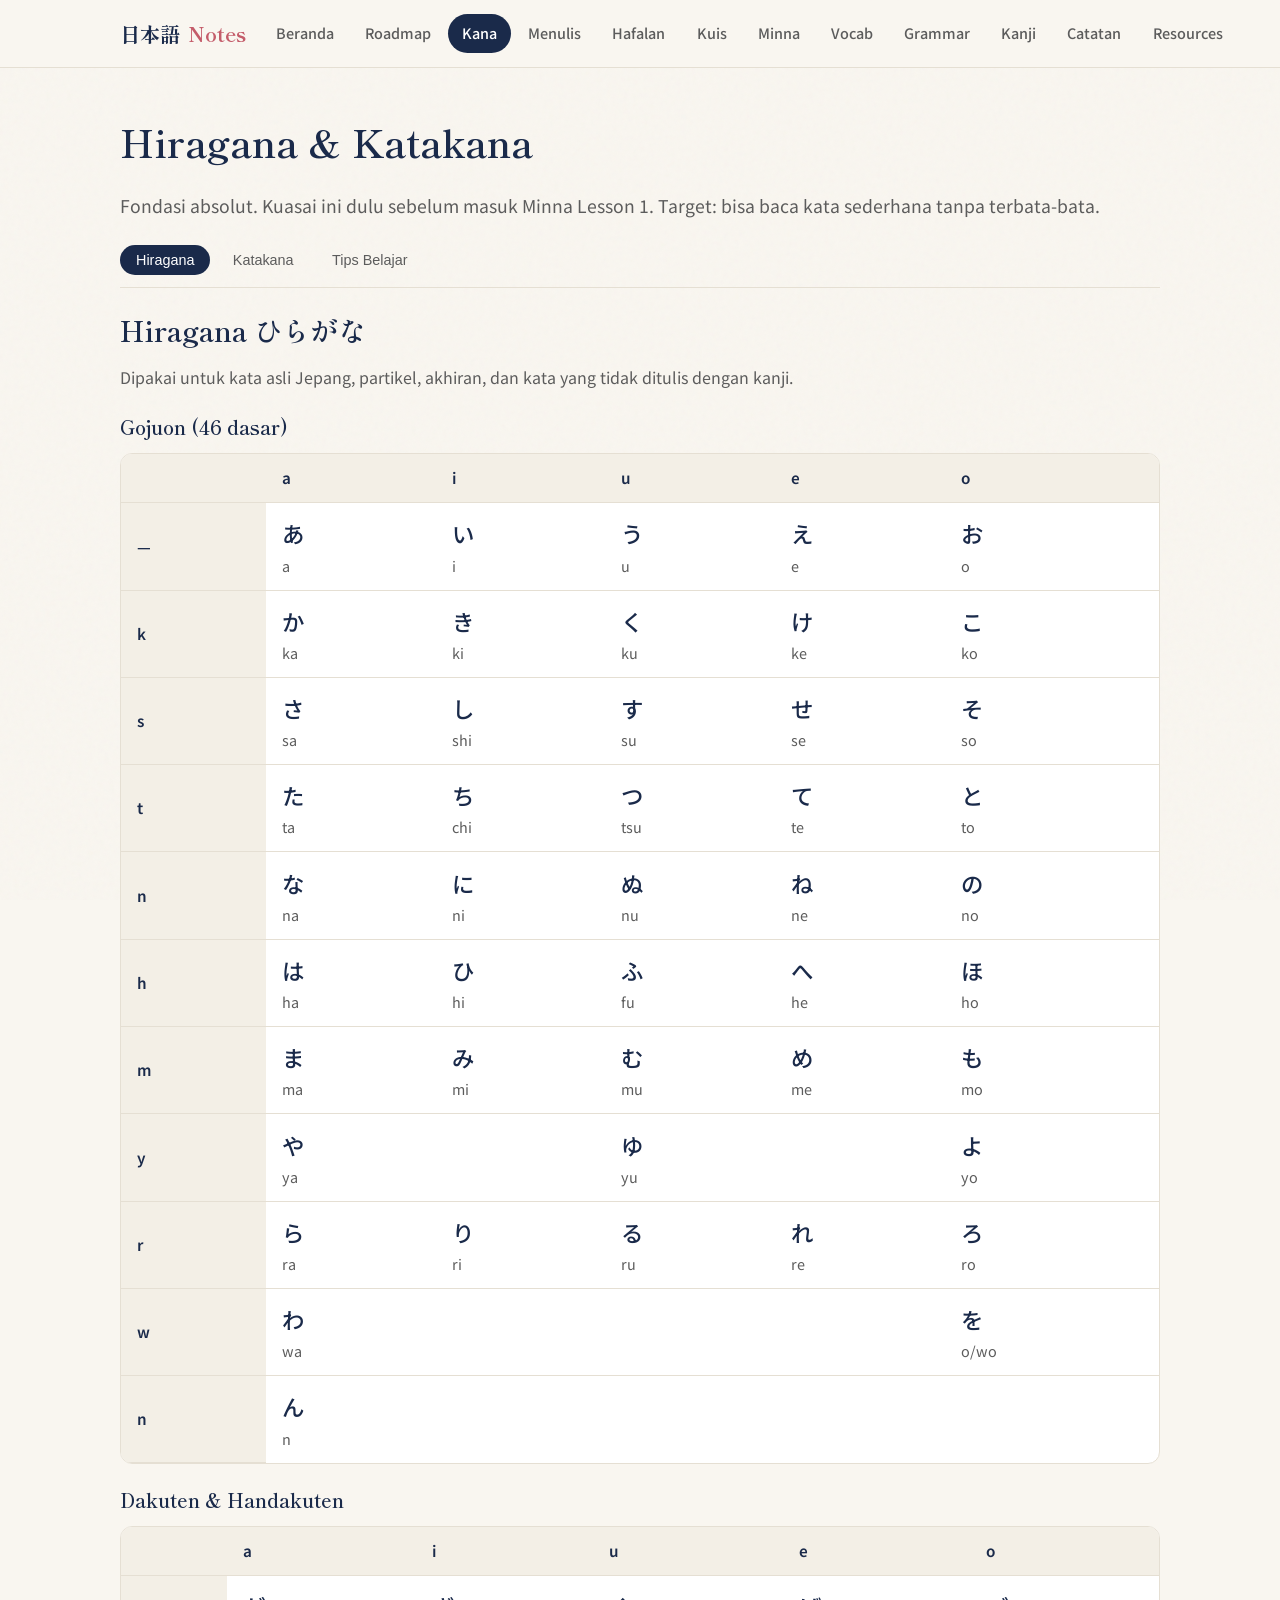
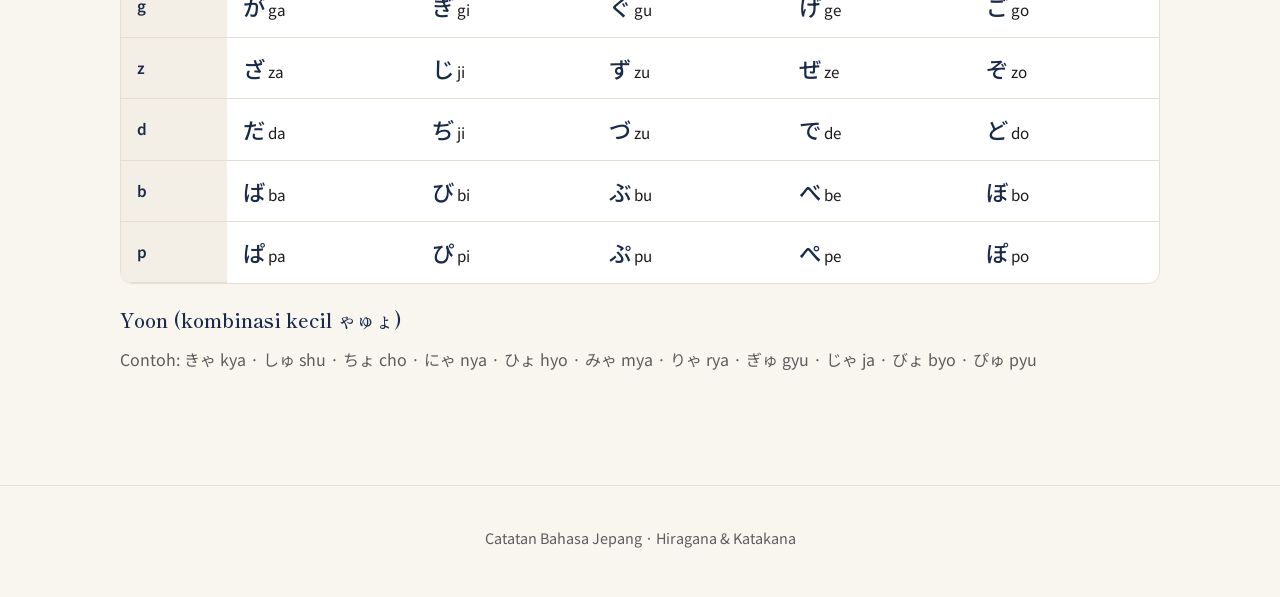
<file: kana.html>
<!DOCTYPE html>
<html lang="id">
<head>
  <meta charset="UTF-8">
  <meta name="viewport" content="width=device-width, initial-scale=1">
  <title>Hiragana & Katakana | Catatan Bahasa Jepang</title>
  <meta name="description" content="Tabel lengkap Hiragana dan Katakana dengan romaji. Fondasi wajib sebelum belajar grammar Jepang.">
  <link rel="preconnect" href="https://fonts.googleapis.com">
  <link rel="preconnect" href="https://fonts.gstatic.com" crossorigin>
  <link href="https://fonts.googleapis.com/css2?family=Noto+Sans+JP:wght@400;500;600;700&family=Shippori+Mincho:wght@500;600;700&display=swap" rel="stylesheet">
  <link rel="stylesheet" href="css/style.css">
</head>
<body>
  <header class="site-header">
    <div class="container header-inner">
      <a href="index.html" class="logo">日本語<span>Notes</span></a>
      <button class="menu-toggle" aria-label="Menu" aria-expanded="false">
        <svg width="24" height="24" fill="none" stroke="currentColor" stroke-width="2"><path d="M4 6h16M4 12h16M4 18h16"/></svg>
      </button>
      <nav class="nav">
        <a href="index.html">Beranda</a>
        <a href="roadmap.html">Roadmap</a>
        <a href="kana.html" class="active">Kana</a>
        <a href="writing.html">Menulis</a>
        <a href="hafalan.html">Hafalan</a>
        <a href="quiz.html">Kuis</a>
        <a href="lessons.html">Minna</a>
        <a href="vocab.html">Vocab</a>
        <a href="grammar.html">Grammar</a>
        <a href="kanji.html">Kanji</a>
        <a href="notes.html">Catatan</a>
        <a href="resources.html">Resources</a>
      </nav>
    </div>
  </header>

  <main>
    <section class="section">
      <div class="container">
        <h1>Hiragana & Katakana</h1>
        <p class="lead mb-2">Fondasi absolut. Kuasai ini dulu sebelum masuk Minna Lesson 1. Target: bisa baca kata sederhana tanpa terbata-bata.</p>

        <div class="tabs">
          <button class="tab-btn active" data-tab="hiragana">Hiragana</button>
          <button class="tab-btn" data-tab="katakana">Katakana</button>
          <button class="tab-btn" data-tab="tips">Tips Belajar</button>
        </div>

        <!-- HIRAGANA -->
        <div id="hiragana" class="tab-panel active">
          <h2>Hiragana ひらがな</h2>
          <p class="muted mb-2">Dipakai untuk kata asli Jepang, partikel, akhiran, dan kata yang tidak ditulis dengan kanji.</p>

          <h3 class="mb-1">Gojuon (46 dasar)</h3>
          <div class="table-wrap mb-2">
            <table>
              <thead>
                <tr>
                  <th></th><th>a</th><th>i</th><th>u</th><th>e</th><th>o</th>
                </tr>
              </thead>
              <tbody>
                <tr>
                  <th>—</th>
                  <td><span class="kana-char">あ</span><br><span class="romaji">a</span></td>
                  <td><span class="kana-char">い</span><br><span class="romaji">i</span></td>
                  <td><span class="kana-char">う</span><br><span class="romaji">u</span></td>
                  <td><span class="kana-char">え</span><br><span class="romaji">e</span></td>
                  <td><span class="kana-char">お</span><br><span class="romaji">o</span></td>
                </tr>
                <tr>
                  <th>k</th>
                  <td><span class="kana-char">か</span><br><span class="romaji">ka</span></td>
                  <td><span class="kana-char">き</span><br><span class="romaji">ki</span></td>
                  <td><span class="kana-char">く</span><br><span class="romaji">ku</span></td>
                  <td><span class="kana-char">け</span><br><span class="romaji">ke</span></td>
                  <td><span class="kana-char">こ</span><br><span class="romaji">ko</span></td>
                </tr>
                <tr>
                  <th>s</th>
                  <td><span class="kana-char">さ</span><br><span class="romaji">sa</span></td>
                  <td><span class="kana-char">し</span><br><span class="romaji">shi</span></td>
                  <td><span class="kana-char">す</span><br><span class="romaji">su</span></td>
                  <td><span class="kana-char">せ</span><br><span class="romaji">se</span></td>
                  <td><span class="kana-char">そ</span><br><span class="romaji">so</span></td>
                </tr>
                <tr>
                  <th>t</th>
                  <td><span class="kana-char">た</span><br><span class="romaji">ta</span></td>
                  <td><span class="kana-char">ち</span><br><span class="romaji">chi</span></td>
                  <td><span class="kana-char">つ</span><br><span class="romaji">tsu</span></td>
                  <td><span class="kana-char">て</span><br><span class="romaji">te</span></td>
                  <td><span class="kana-char">と</span><br><span class="romaji">to</span></td>
                </tr>
                <tr>
                  <th>n</th>
                  <td><span class="kana-char">な</span><br><span class="romaji">na</span></td>
                  <td><span class="kana-char">に</span><br><span class="romaji">ni</span></td>
                  <td><span class="kana-char">ぬ</span><br><span class="romaji">nu</span></td>
                  <td><span class="kana-char">ね</span><br><span class="romaji">ne</span></td>
                  <td><span class="kana-char">の</span><br><span class="romaji">no</span></td>
                </tr>
                <tr>
                  <th>h</th>
                  <td><span class="kana-char">は</span><br><span class="romaji">ha</span></td>
                  <td><span class="kana-char">ひ</span><br><span class="romaji">hi</span></td>
                  <td><span class="kana-char">ふ</span><br><span class="romaji">fu</span></td>
                  <td><span class="kana-char">へ</span><br><span class="romaji">he</span></td>
                  <td><span class="kana-char">ほ</span><br><span class="romaji">ho</span></td>
                </tr>
                <tr>
                  <th>m</th>
                  <td><span class="kana-char">ま</span><br><span class="romaji">ma</span></td>
                  <td><span class="kana-char">み</span><br><span class="romaji">mi</span></td>
                  <td><span class="kana-char">む</span><br><span class="romaji">mu</span></td>
                  <td><span class="kana-char">め</span><br><span class="romaji">me</span></td>
                  <td><span class="kana-char">も</span><br><span class="romaji">mo</span></td>
                </tr>
                <tr>
                  <th>y</th>
                  <td><span class="kana-char">や</span><br><span class="romaji">ya</span></td>
                  <td></td>
                  <td><span class="kana-char">ゆ</span><br><span class="romaji">yu</span></td>
                  <td></td>
                  <td><span class="kana-char">よ</span><br><span class="romaji">yo</span></td>
                </tr>
                <tr>
                  <th>r</th>
                  <td><span class="kana-char">ら</span><br><span class="romaji">ra</span></td>
                  <td><span class="kana-char">り</span><br><span class="romaji">ri</span></td>
                  <td><span class="kana-char">る</span><br><span class="romaji">ru</span></td>
                  <td><span class="kana-char">れ</span><br><span class="romaji">re</span></td>
                  <td><span class="kana-char">ろ</span><br><span class="romaji">ro</span></td>
                </tr>
                <tr>
                  <th>w</th>
                  <td><span class="kana-char">わ</span><br><span class="romaji">wa</span></td>
                  <td></td>
                  <td></td>
                  <td></td>
                  <td><span class="kana-char">を</span><br><span class="romaji">o/wo</span></td>
                </tr>
                <tr>
                  <th>n</th>
                  <td colspan="5"><span class="kana-char">ん</span><br><span class="romaji">n</span></td>
                </tr>
              </tbody>
            </table>
          </div>

          <h3 class="mb-1">Dakuten & Handakuten</h3>
          <div class="table-wrap mb-2">
            <table>
              <thead>
                <tr><th></th><th>a</th><th>i</th><th>u</th><th>e</th><th>o</th></tr>
              </thead>
              <tbody>
                <tr>
                  <th>g</th>
                  <td><span class="kana-char">が</span> ga</td>
                  <td><span class="kana-char">ぎ</span> gi</td>
                  <td><span class="kana-char">ぐ</span> gu</td>
                  <td><span class="kana-char">げ</span> ge</td>
                  <td><span class="kana-char">ご</span> go</td>
                </tr>
                <tr>
                  <th>z</th>
                  <td><span class="kana-char">ざ</span> za</td>
                  <td><span class="kana-char">じ</span> ji</td>
                  <td><span class="kana-char">ず</span> zu</td>
                  <td><span class="kana-char">ぜ</span> ze</td>
                  <td><span class="kana-char">ぞ</span> zo</td>
                </tr>
                <tr>
                  <th>d</th>
                  <td><span class="kana-char">だ</span> da</td>
                  <td><span class="kana-char">ぢ</span> ji</td>
                  <td><span class="kana-char">づ</span> zu</td>
                  <td><span class="kana-char">で</span> de</td>
                  <td><span class="kana-char">ど</span> do</td>
                </tr>
                <tr>
                  <th>b</th>
                  <td><span class="kana-char">ば</span> ba</td>
                  <td><span class="kana-char">び</span> bi</td>
                  <td><span class="kana-char">ぶ</span> bu</td>
                  <td><span class="kana-char">べ</span> be</td>
                  <td><span class="kana-char">ぼ</span> bo</td>
                </tr>
                <tr>
                  <th>p</th>
                  <td><span class="kana-char">ぱ</span> pa</td>
                  <td><span class="kana-char">ぴ</span> pi</td>
                  <td><span class="kana-char">ぷ</span> pu</td>
                  <td><span class="kana-char">ぺ</span> pe</td>
                  <td><span class="kana-char">ぽ</span> po</td>
                </tr>
              </tbody>
            </table>
          </div>

          <h3 class="mb-1">Yoon (kombinasi kecil ゃゅょ)</h3>
          <p class="muted">Contoh: きゃ kya · しゅ shu · ちょ cho · にゃ nya · ひょ hyo · みゃ mya · りゃ rya · ぎゅ gyu · じゃ ja · びょ byo · ぴゅ pyu</p>
        </div>

        <!-- KATAKANA -->
        <div id="katakana" class="tab-panel">
          <h2>Katakana カタカナ</h2>
          <p class="muted mb-2">Dipakai untuk kata serapan asing, nama asing, onomatope, dan penekanan.</p>

          <h3 class="mb-1">Gojuon</h3>
          <div class="table-wrap mb-2">
            <table>
              <thead>
                <tr><th></th><th>a</th><th>i</th><th>u</th><th>e</th><th>o</th></tr>
              </thead>
              <tbody>
                <tr>
                  <th>—</th>
                  <td><span class="kana-char">ア</span><br><span class="romaji">a</span></td>
                  <td><span class="kana-char">イ</span><br><span class="romaji">i</span></td>
                  <td><span class="kana-char">ウ</span><br><span class="romaji">u</span></td>
                  <td><span class="kana-char">エ</span><br><span class="romaji">e</span></td>
                  <td><span class="kana-char">オ</span><br><span class="romaji">o</span></td>
                </tr>
                <tr>
                  <th>k</th>
                  <td><span class="kana-char">カ</span> ka</td>
                  <td><span class="kana-char">キ</span> ki</td>
                  <td><span class="kana-char">ク</span> ku</td>
                  <td><span class="kana-char">ケ</span> ke</td>
                  <td><span class="kana-char">コ</span> ko</td>
                </tr>
                <tr>
                  <th>s</th>
                  <td><span class="kana-char">サ</span> sa</td>
                  <td><span class="kana-char">シ</span> shi</td>
                  <td><span class="kana-char">ス</span> su</td>
                  <td><span class="kana-char">セ</span> se</td>
                  <td><span class="kana-char">ソ</span> so</td>
                </tr>
                <tr>
                  <th>t</th>
                  <td><span class="kana-char">タ</span> ta</td>
                  <td><span class="kana-char">チ</span> chi</td>
                  <td><span class="kana-char">ツ</span> tsu</td>
                  <td><span class="kana-char">テ</span> te</td>
                  <td><span class="kana-char">ト</span> to</td>
                </tr>
                <tr>
                  <th>n</th>
                  <td><span class="kana-char">ナ</span> na</td>
                  <td><span class="kana-char">ニ</span> ni</td>
                  <td><span class="kana-char">ヌ</span> nu</td>
                  <td><span class="kana-char">ネ</span> ne</td>
                  <td><span class="kana-char">ノ</span> no</td>
                </tr>
                <tr>
                  <th>h</th>
                  <td><span class="kana-char">ハ</span> ha</td>
                  <td><span class="kana-char">ヒ</span> hi</td>
                  <td><span class="kana-char">フ</span> fu</td>
                  <td><span class="kana-char">ヘ</span> he</td>
                  <td><span class="kana-char">ホ</span> ho</td>
                </tr>
                <tr>
                  <th>m</th>
                  <td><span class="kana-char">マ</span> ma</td>
                  <td><span class="kana-char">ミ</span> mi</td>
                  <td><span class="kana-char">ム</span> mu</td>
                  <td><span class="kana-char">メ</span> me</td>
                  <td><span class="kana-char">モ</span> mo</td>
                </tr>
                <tr>
                  <th>y</th>
                  <td><span class="kana-char">ヤ</span> ya</td>
                  <td></td>
                  <td><span class="kana-char">ユ</span> yu</td>
                  <td></td>
                  <td><span class="kana-char">ヨ</span> yo</td>
                </tr>
                <tr>
                  <th>r</th>
                  <td><span class="kana-char">ラ</span> ra</td>
                  <td><span class="kana-char">リ</span> ri</td>
                  <td><span class="kana-char">ル</span> ru</td>
                  <td><span class="kana-char">レ</span> re</td>
                  <td><span class="kana-char">ロ</span> ro</td>
                </tr>
                <tr>
                  <th>w</th>
                  <td><span class="kana-char">ワ</span> wa</td>
                  <td></td>
                  <td></td>
                  <td></td>
                  <td><span class="kana-char">ヲ</span> o</td>
                </tr>
                <tr>
                  <th>n</th>
                  <td colspan="5"><span class="kana-char">ン</span> n</td>
                </tr>
              </tbody>
            </table>
          </div>
          <p class="muted">Dakuten & yoon mengikuti pola yang sama dengan Hiragana (ガギグゲゴ, キャ, シュ, dll).</p>
        </div>

        <!-- TIPS -->
        <div id="tips" class="tab-panel">
          <h2>Tips belajar Kana</h2>
          <div class="card mb-1">
            <h3>1. Jangan hafal baris sekaligus terlalu cepat</h3>
            <p class="muted mb-0">Lebih baik 1 baris (a-i-u-e-o) sampai lancar, baru lanjut. Gunakan Anki atau aplikasi writing practice.</p>
          </div>
          <div class="card mb-1">
            <h3>2. Tulis dengan tangan</h3>
            <p class="muted mb-0">Stroke order penting. Menulis membantu memori otot lebih dari sekadar melihat.</p>
          </div>
          <div class="card mb-1">
            <h3>3. Baca kata nyata sedini mungkin</h3>
            <p class="muted mb-0">Setelah 2–3 baris, mulai baca kata sederhana: あさ, ねこ, すし, 東京 (とうきょう) dll.</p>
          </div>
          <div class="card">
            <h3>4. Katakana sering diabaikan — jangan</h3>
            <p class="muted mb-0">Banyak kata asing (コンピュータ, コーヒー, メニュー) muncul sejak awal di Minna & kehidupan nyata.</p>
          </div>
        </div>

      </div>
    </section>
  </main>

  <footer class="site-footer">
    <div class="container">
      <p>Catatan Bahasa Jepang · Hiragana & Katakana</p>
    </div>
  </footer>
  <script src="js/main.js"></script>
</body>
</html>
</file>
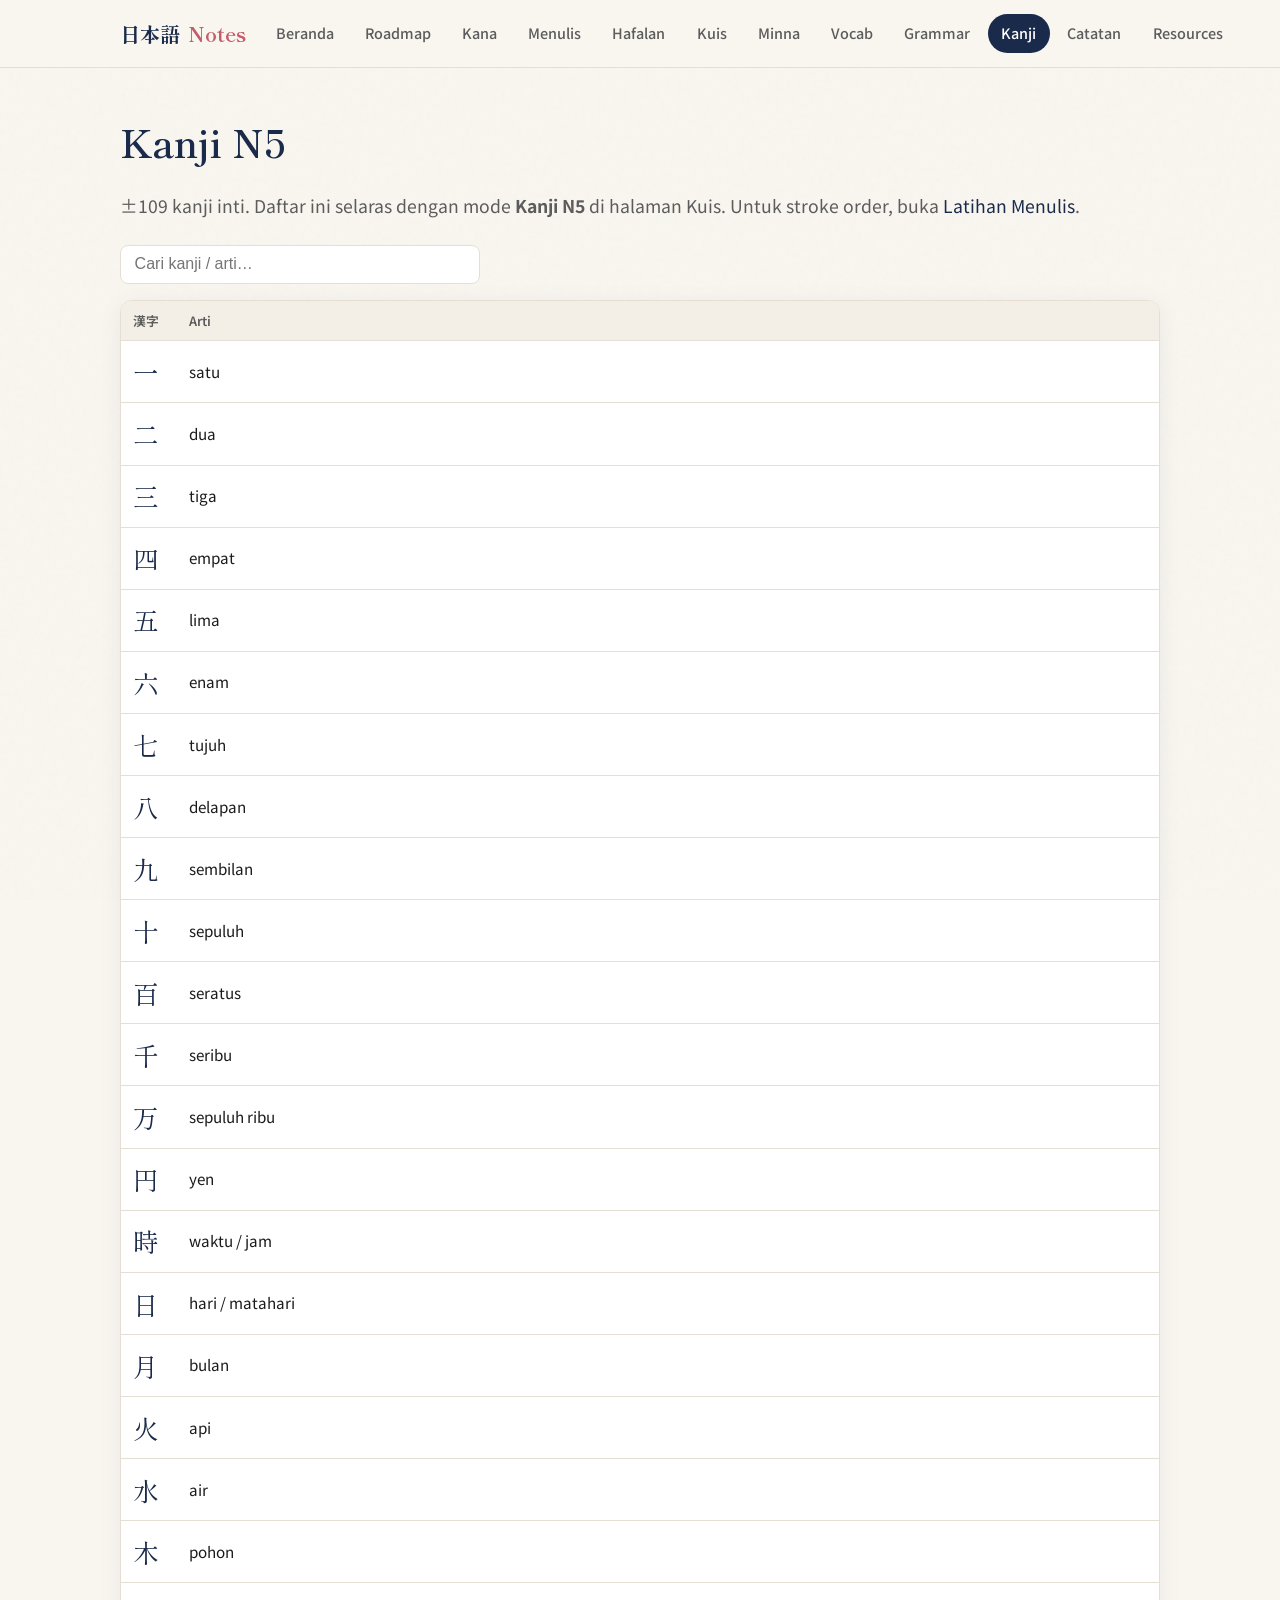
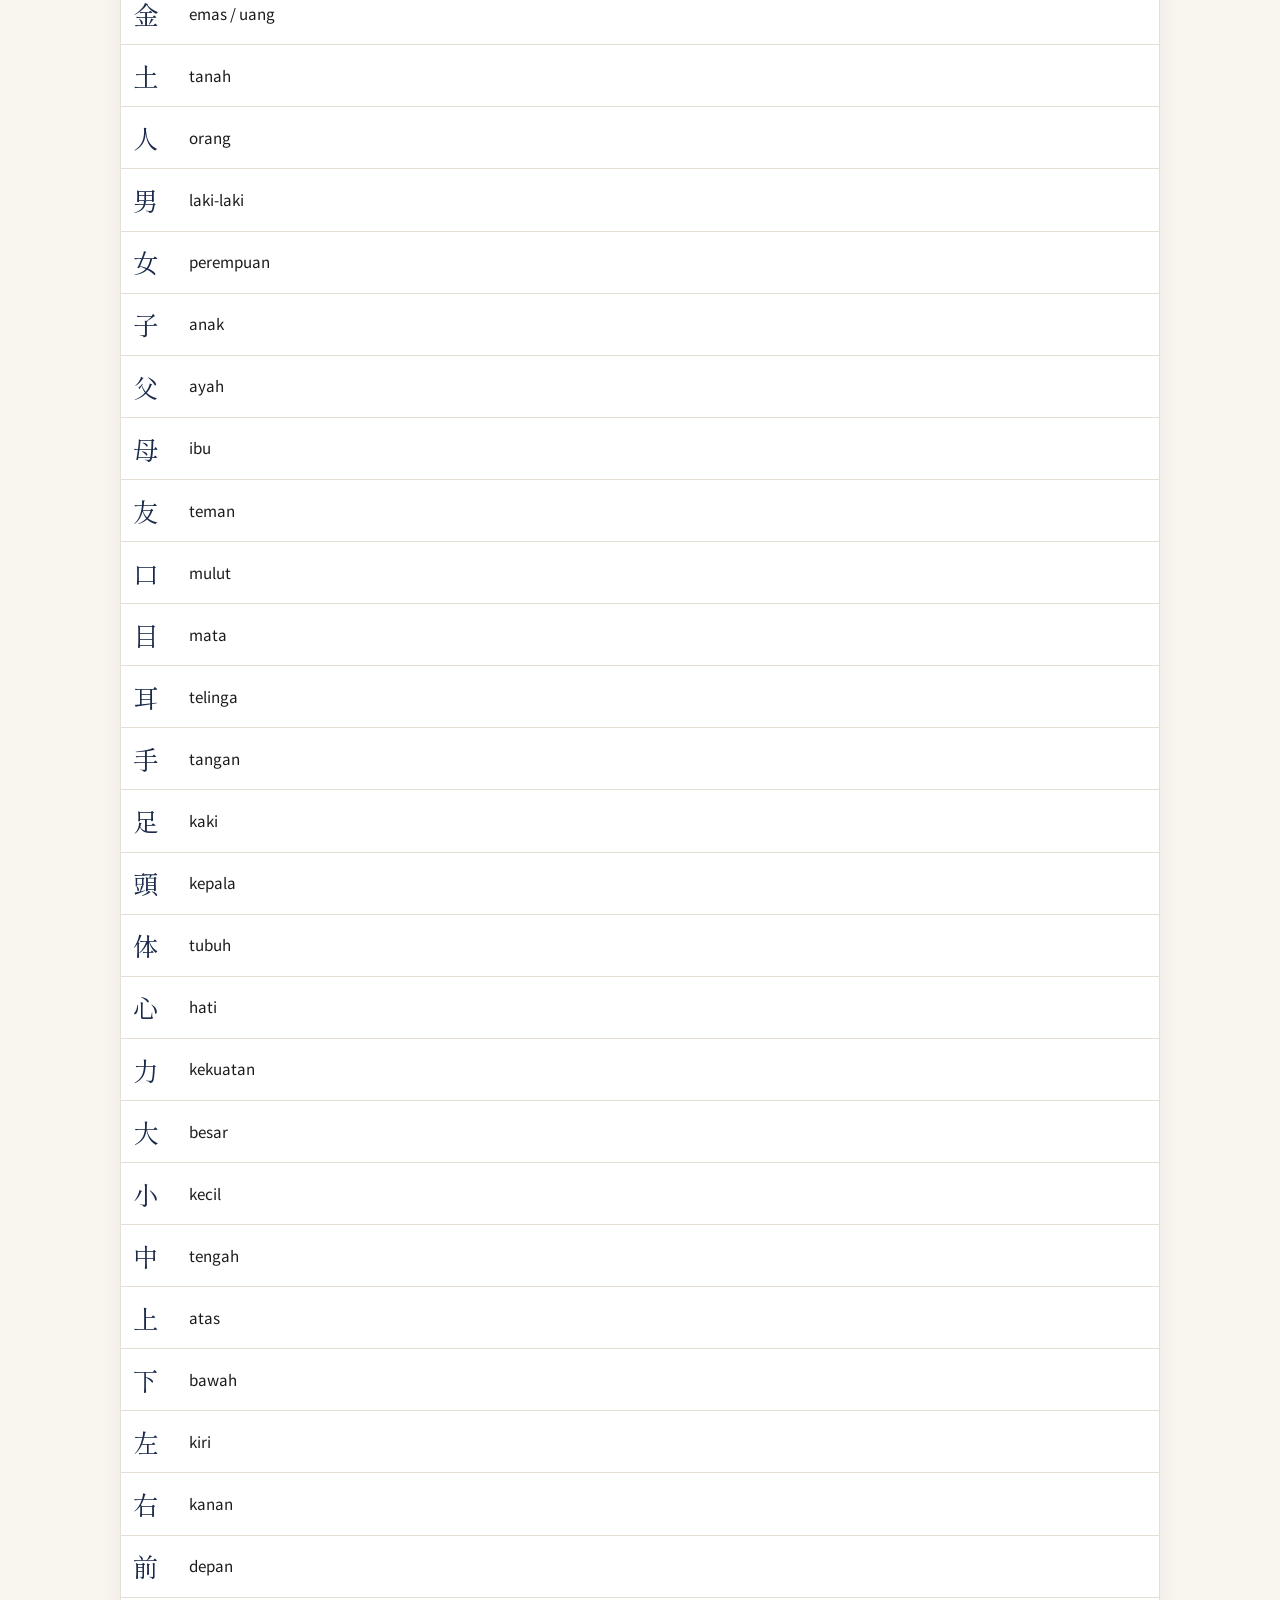
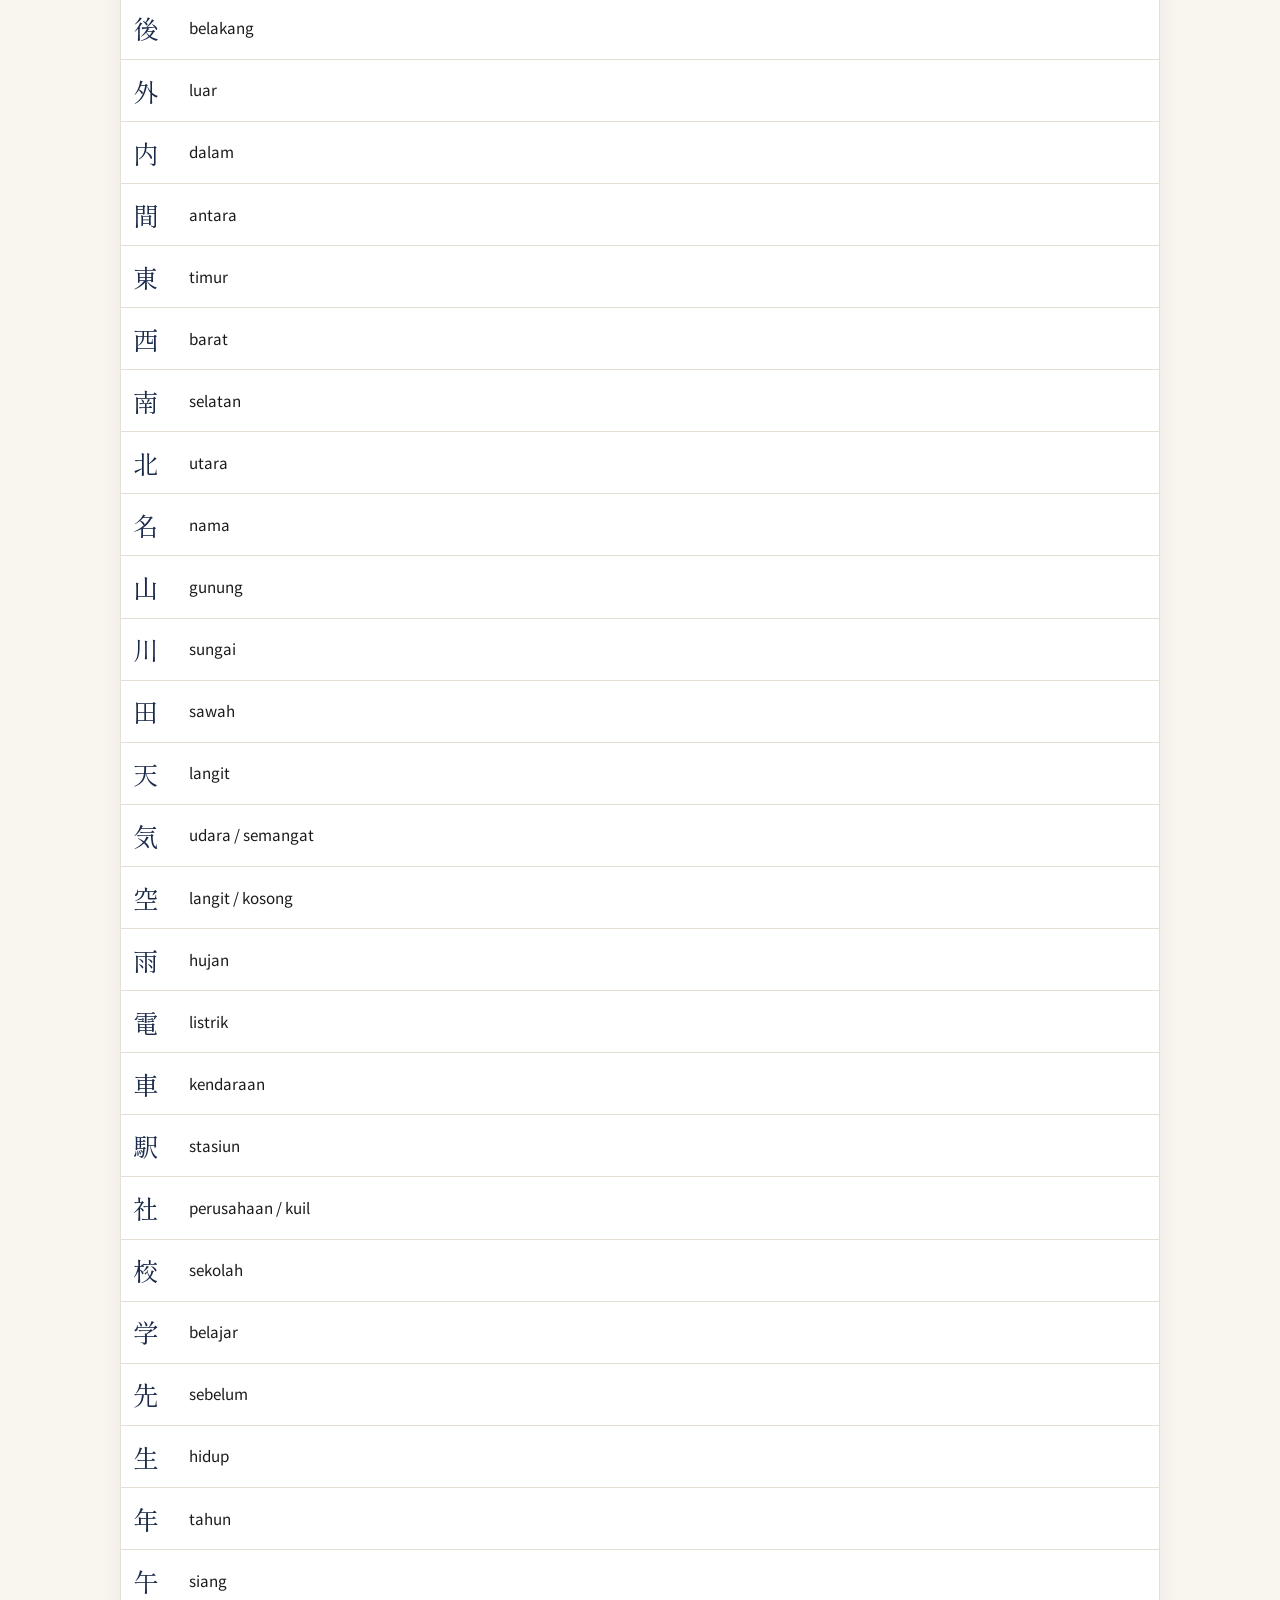
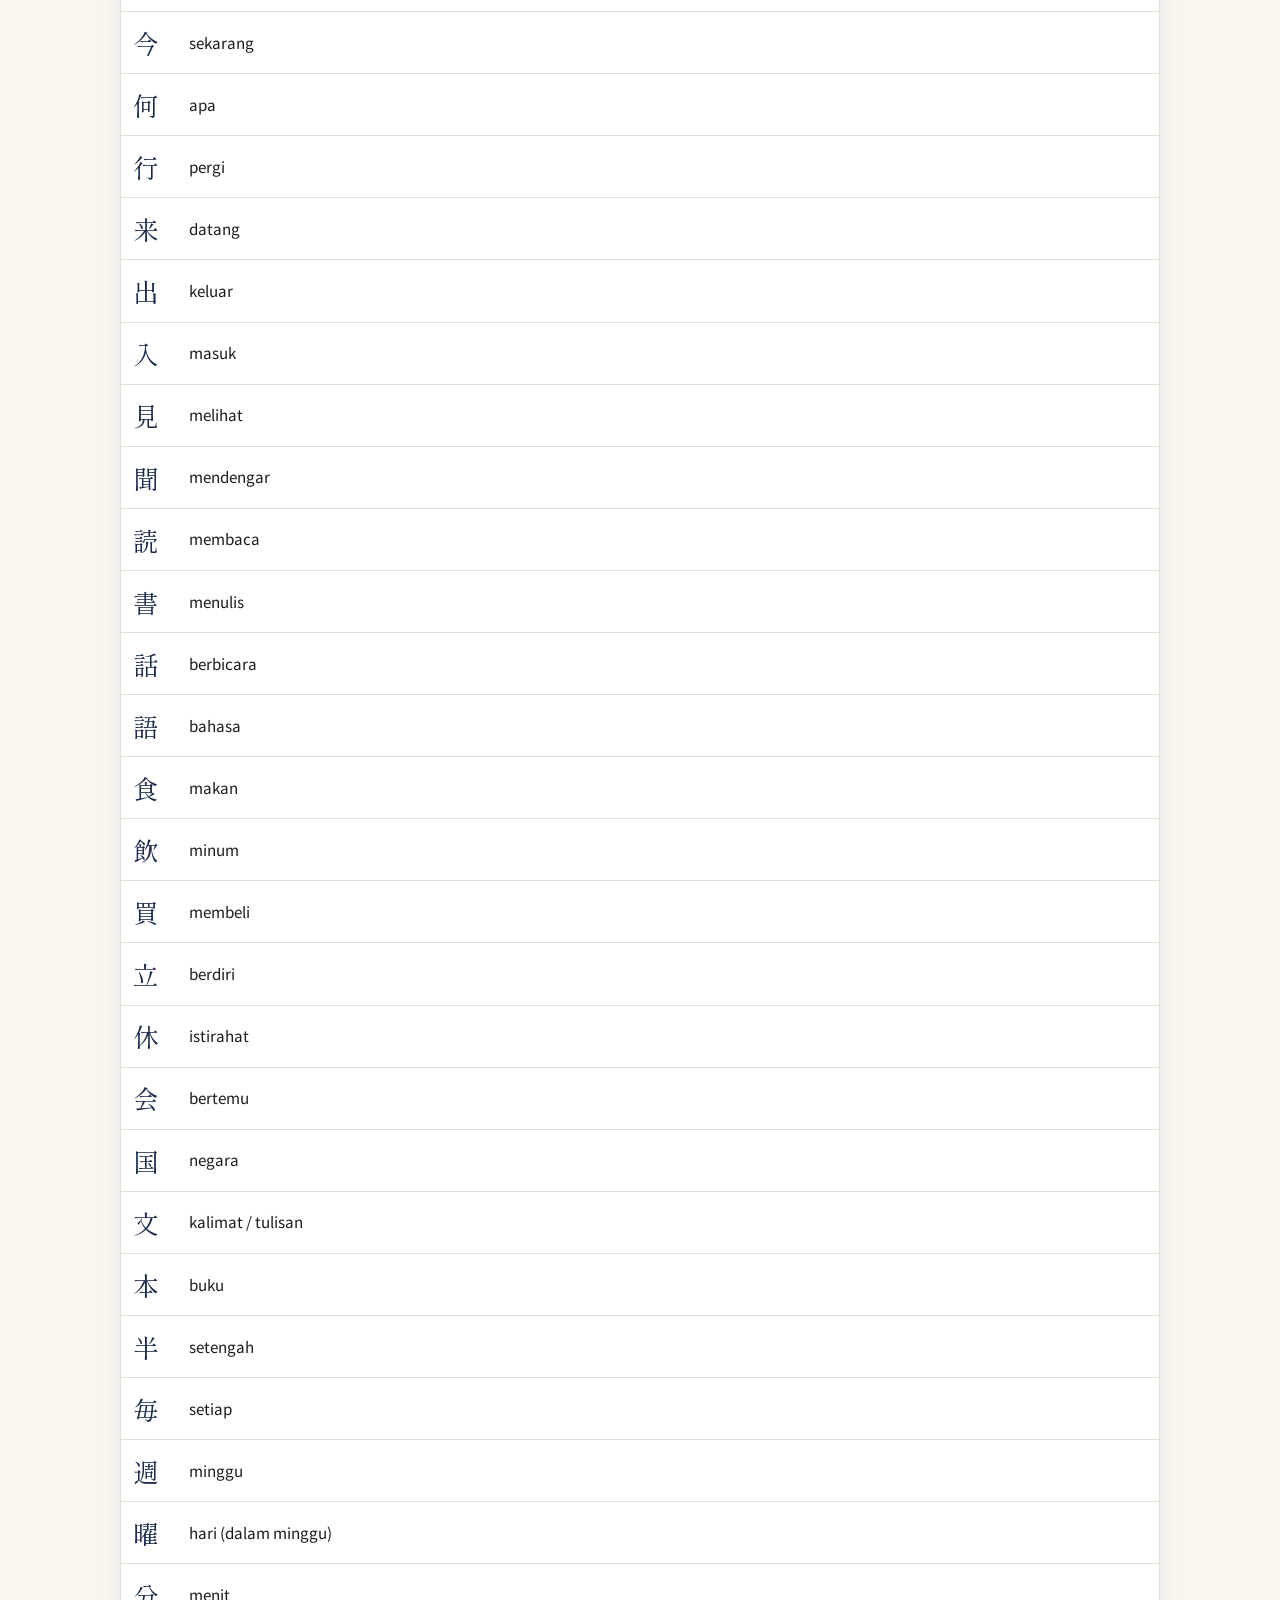
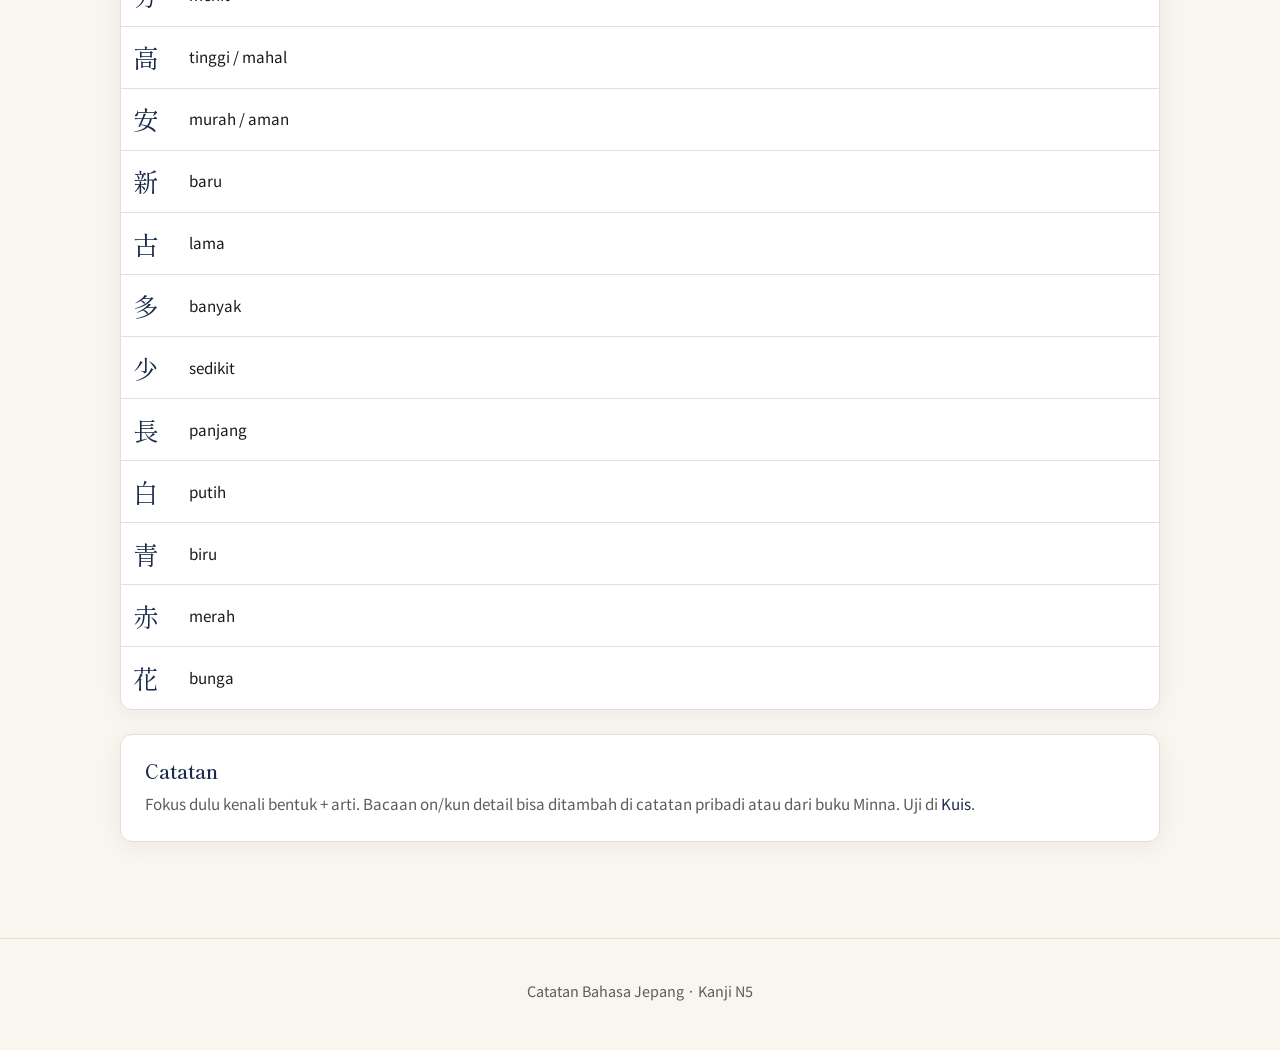
<file: kanji.html>
<!DOCTYPE html>
<html lang="id">
<head>
  <meta charset="UTF-8">
  <meta name="viewport" content="width=device-width, initial-scale=1">
  <title>Kanji N5 | Catatan Bahasa Jepang</title>
  <meta name="description" content="Kanji JLPT N5 (±109) selaras dengan bank kuis. Arti untuk review cepat.">
  <link rel="preconnect" href="https://fonts.googleapis.com">
  <link rel="preconnect" href="https://fonts.gstatic.com" crossorigin>
  <link href="https://fonts.googleapis.com/css2?family=Noto+Sans+JP:wght@400;500;600;700&family=Shippori+Mincho:wght@500;600;700&display=swap" rel="stylesheet">
  <link rel="stylesheet" href="css/style.css">
  <style>
    .kanji-table { width: 100%; border-collapse: collapse; }
    .kanji-table th, .kanji-table td {
      text-align: left; padding: 0.55rem 0.75rem; border-bottom: 1px solid var(--border);
    }
    .kanji-table th { color: var(--text-muted); font-size: 0.8rem; }
    .kanji-cell {
      font-family: var(--font-serif); font-size: 1.6rem; color: var(--primary);
      width: 3.5rem;
    }
    .table-wrap {
      background: var(--bg-card); border: 1px solid var(--border); border-radius: var(--radius);
      overflow: hidden; box-shadow: var(--shadow);
    }
    .search-box {
      width: 100%; max-width: 360px; padding: 0.6rem 0.85rem; border: 1px solid var(--border);
      border-radius: var(--radius-sm); font-size: 1rem; margin-bottom: 1rem;
    }
  </style>
</head>
<body>
  <header class="site-header">
    <div class="container header-inner">
      <a href="index.html" class="logo">日本語<span>Notes</span></a>
      <button class="menu-toggle" aria-label="Menu" aria-expanded="false">
        <svg width="24" height="24" fill="none" stroke="currentColor" stroke-width="2"><path d="M4 6h16M4 12h16M4 18h16"/></svg>
      </button>
      <nav class="nav">
        <a href="index.html">Beranda</a>
        <a href="roadmap.html">Roadmap</a>
        <a href="kana.html">Kana</a>
        <a href="writing.html">Menulis</a>
        <a href="hafalan.html">Hafalan</a>
        <a href="quiz.html">Kuis</a>
        <a href="lessons.html">Minna</a>
        <a href="vocab.html">Vocab</a>
        <a href="grammar.html">Grammar</a>
        <a href="kanji.html" class="active">Kanji</a>
        <a href="notes.html">Catatan</a>
        <a href="resources.html">Resources</a>
      </nav>
    </div>
  </header>

  <main>
    <section class="section">
      <div class="container">
        <h1>Kanji N5</h1>
        <p class="lead mb-2">±109 kanji inti. Daftar ini selaras dengan mode <strong>Kanji N5</strong> di halaman Kuis. Untuk stroke order, buka <a href="writing.html">Latihan Menulis</a>.</p>
        <input type="search" class="search-box" id="kanji-search" placeholder="Cari kanji / arti…" autocomplete="off">
        <div class="table-wrap">
          <table class="kanji-table">
            <thead><tr><th>漢字</th><th>Arti</th></tr></thead>
            <tbody>
            <tr><td class="kanji-cell">一</td><td>satu</td></tr>
            <tr><td class="kanji-cell">二</td><td>dua</td></tr>
            <tr><td class="kanji-cell">三</td><td>tiga</td></tr>
            <tr><td class="kanji-cell">四</td><td>empat</td></tr>
            <tr><td class="kanji-cell">五</td><td>lima</td></tr>
            <tr><td class="kanji-cell">六</td><td>enam</td></tr>
            <tr><td class="kanji-cell">七</td><td>tujuh</td></tr>
            <tr><td class="kanji-cell">八</td><td>delapan</td></tr>
            <tr><td class="kanji-cell">九</td><td>sembilan</td></tr>
            <tr><td class="kanji-cell">十</td><td>sepuluh</td></tr>
            <tr><td class="kanji-cell">百</td><td>seratus</td></tr>
            <tr><td class="kanji-cell">千</td><td>seribu</td></tr>
            <tr><td class="kanji-cell">万</td><td>sepuluh ribu</td></tr>
            <tr><td class="kanji-cell">円</td><td>yen</td></tr>
            <tr><td class="kanji-cell">時</td><td>waktu / jam</td></tr>
            <tr><td class="kanji-cell">日</td><td>hari / matahari</td></tr>
            <tr><td class="kanji-cell">月</td><td>bulan</td></tr>
            <tr><td class="kanji-cell">火</td><td>api</td></tr>
            <tr><td class="kanji-cell">水</td><td>air</td></tr>
            <tr><td class="kanji-cell">木</td><td>pohon</td></tr>
            <tr><td class="kanji-cell">金</td><td>emas / uang</td></tr>
            <tr><td class="kanji-cell">土</td><td>tanah</td></tr>
            <tr><td class="kanji-cell">人</td><td>orang</td></tr>
            <tr><td class="kanji-cell">男</td><td>laki-laki</td></tr>
            <tr><td class="kanji-cell">女</td><td>perempuan</td></tr>
            <tr><td class="kanji-cell">子</td><td>anak</td></tr>
            <tr><td class="kanji-cell">父</td><td>ayah</td></tr>
            <tr><td class="kanji-cell">母</td><td>ibu</td></tr>
            <tr><td class="kanji-cell">友</td><td>teman</td></tr>
            <tr><td class="kanji-cell">口</td><td>mulut</td></tr>
            <tr><td class="kanji-cell">目</td><td>mata</td></tr>
            <tr><td class="kanji-cell">耳</td><td>telinga</td></tr>
            <tr><td class="kanji-cell">手</td><td>tangan</td></tr>
            <tr><td class="kanji-cell">足</td><td>kaki</td></tr>
            <tr><td class="kanji-cell">頭</td><td>kepala</td></tr>
            <tr><td class="kanji-cell">体</td><td>tubuh</td></tr>
            <tr><td class="kanji-cell">心</td><td>hati</td></tr>
            <tr><td class="kanji-cell">力</td><td>kekuatan</td></tr>
            <tr><td class="kanji-cell">大</td><td>besar</td></tr>
            <tr><td class="kanji-cell">小</td><td>kecil</td></tr>
            <tr><td class="kanji-cell">中</td><td>tengah</td></tr>
            <tr><td class="kanji-cell">上</td><td>atas</td></tr>
            <tr><td class="kanji-cell">下</td><td>bawah</td></tr>
            <tr><td class="kanji-cell">左</td><td>kiri</td></tr>
            <tr><td class="kanji-cell">右</td><td>kanan</td></tr>
            <tr><td class="kanji-cell">前</td><td>depan</td></tr>
            <tr><td class="kanji-cell">後</td><td>belakang</td></tr>
            <tr><td class="kanji-cell">外</td><td>luar</td></tr>
            <tr><td class="kanji-cell">内</td><td>dalam</td></tr>
            <tr><td class="kanji-cell">間</td><td>antara</td></tr>
            <tr><td class="kanji-cell">東</td><td>timur</td></tr>
            <tr><td class="kanji-cell">西</td><td>barat</td></tr>
            <tr><td class="kanji-cell">南</td><td>selatan</td></tr>
            <tr><td class="kanji-cell">北</td><td>utara</td></tr>
            <tr><td class="kanji-cell">名</td><td>nama</td></tr>
            <tr><td class="kanji-cell">山</td><td>gunung</td></tr>
            <tr><td class="kanji-cell">川</td><td>sungai</td></tr>
            <tr><td class="kanji-cell">田</td><td>sawah</td></tr>
            <tr><td class="kanji-cell">天</td><td>langit</td></tr>
            <tr><td class="kanji-cell">気</td><td>udara / semangat</td></tr>
            <tr><td class="kanji-cell">空</td><td>langit / kosong</td></tr>
            <tr><td class="kanji-cell">雨</td><td>hujan</td></tr>
            <tr><td class="kanji-cell">電</td><td>listrik</td></tr>
            <tr><td class="kanji-cell">車</td><td>kendaraan</td></tr>
            <tr><td class="kanji-cell">駅</td><td>stasiun</td></tr>
            <tr><td class="kanji-cell">社</td><td>perusahaan / kuil</td></tr>
            <tr><td class="kanji-cell">校</td><td>sekolah</td></tr>
            <tr><td class="kanji-cell">学</td><td>belajar</td></tr>
            <tr><td class="kanji-cell">先</td><td>sebelum</td></tr>
            <tr><td class="kanji-cell">生</td><td>hidup</td></tr>
            <tr><td class="kanji-cell">年</td><td>tahun</td></tr>
            <tr><td class="kanji-cell">午</td><td>siang</td></tr>
            <tr><td class="kanji-cell">今</td><td>sekarang</td></tr>
            <tr><td class="kanji-cell">何</td><td>apa</td></tr>
            <tr><td class="kanji-cell">行</td><td>pergi</td></tr>
            <tr><td class="kanji-cell">来</td><td>datang</td></tr>
            <tr><td class="kanji-cell">出</td><td>keluar</td></tr>
            <tr><td class="kanji-cell">入</td><td>masuk</td></tr>
            <tr><td class="kanji-cell">見</td><td>melihat</td></tr>
            <tr><td class="kanji-cell">聞</td><td>mendengar</td></tr>
            <tr><td class="kanji-cell">読</td><td>membaca</td></tr>
            <tr><td class="kanji-cell">書</td><td>menulis</td></tr>
            <tr><td class="kanji-cell">話</td><td>berbicara</td></tr>
            <tr><td class="kanji-cell">語</td><td>bahasa</td></tr>
            <tr><td class="kanji-cell">食</td><td>makan</td></tr>
            <tr><td class="kanji-cell">飲</td><td>minum</td></tr>
            <tr><td class="kanji-cell">買</td><td>membeli</td></tr>
            <tr><td class="kanji-cell">立</td><td>berdiri</td></tr>
            <tr><td class="kanji-cell">休</td><td>istirahat</td></tr>
            <tr><td class="kanji-cell">会</td><td>bertemu</td></tr>
            <tr><td class="kanji-cell">国</td><td>negara</td></tr>
            <tr><td class="kanji-cell">文</td><td>kalimat / tulisan</td></tr>
            <tr><td class="kanji-cell">本</td><td>buku</td></tr>
            <tr><td class="kanji-cell">半</td><td>setengah</td></tr>
            <tr><td class="kanji-cell">毎</td><td>setiap</td></tr>
            <tr><td class="kanji-cell">週</td><td>minggu</td></tr>
            <tr><td class="kanji-cell">曜</td><td>hari (dalam minggu)</td></tr>
            <tr><td class="kanji-cell">分</td><td>menit</td></tr>
            <tr><td class="kanji-cell">高</td><td>tinggi / mahal</td></tr>
            <tr><td class="kanji-cell">安</td><td>murah / aman</td></tr>
            <tr><td class="kanji-cell">新</td><td>baru</td></tr>
            <tr><td class="kanji-cell">古</td><td>lama</td></tr>
            <tr><td class="kanji-cell">多</td><td>banyak</td></tr>
            <tr><td class="kanji-cell">少</td><td>sedikit</td></tr>
            <tr><td class="kanji-cell">長</td><td>panjang</td></tr>
            <tr><td class="kanji-cell">白</td><td>putih</td></tr>
            <tr><td class="kanji-cell">青</td><td>biru</td></tr>
            <tr><td class="kanji-cell">赤</td><td>merah</td></tr>
            <tr><td class="kanji-cell">花</td><td>bunga</td></tr>
            </tbody>
          </table>
        </div>
        <div class="card mt-2">
          <h3>Catatan</h3>
          <p class="muted mb-0">Fokus dulu kenali bentuk + arti. Bacaan on/kun detail bisa ditambah di catatan pribadi atau dari buku Minna. Uji di <a href="quiz.html">Kuis</a>.</p>
        </div>
      </div>
    </section>
  </main>

  <footer class="site-footer">
    <div class="container"><p>Catatan Bahasa Jepang · Kanji N5</p></div>
  </footer>
  <script src="js/main.js"></script>
  <script>
    document.getElementById('kanji-search').addEventListener('input', function() {
      var q = this.value.trim().toLowerCase();
      document.querySelectorAll('.kanji-table tbody tr').forEach(function(tr) {
        var t = tr.textContent.toLowerCase();
        tr.style.display = (!q || t.indexOf(q) !== -1) ? '' : 'none';
      });
    });
  </script>
</body>
</html>
</file>
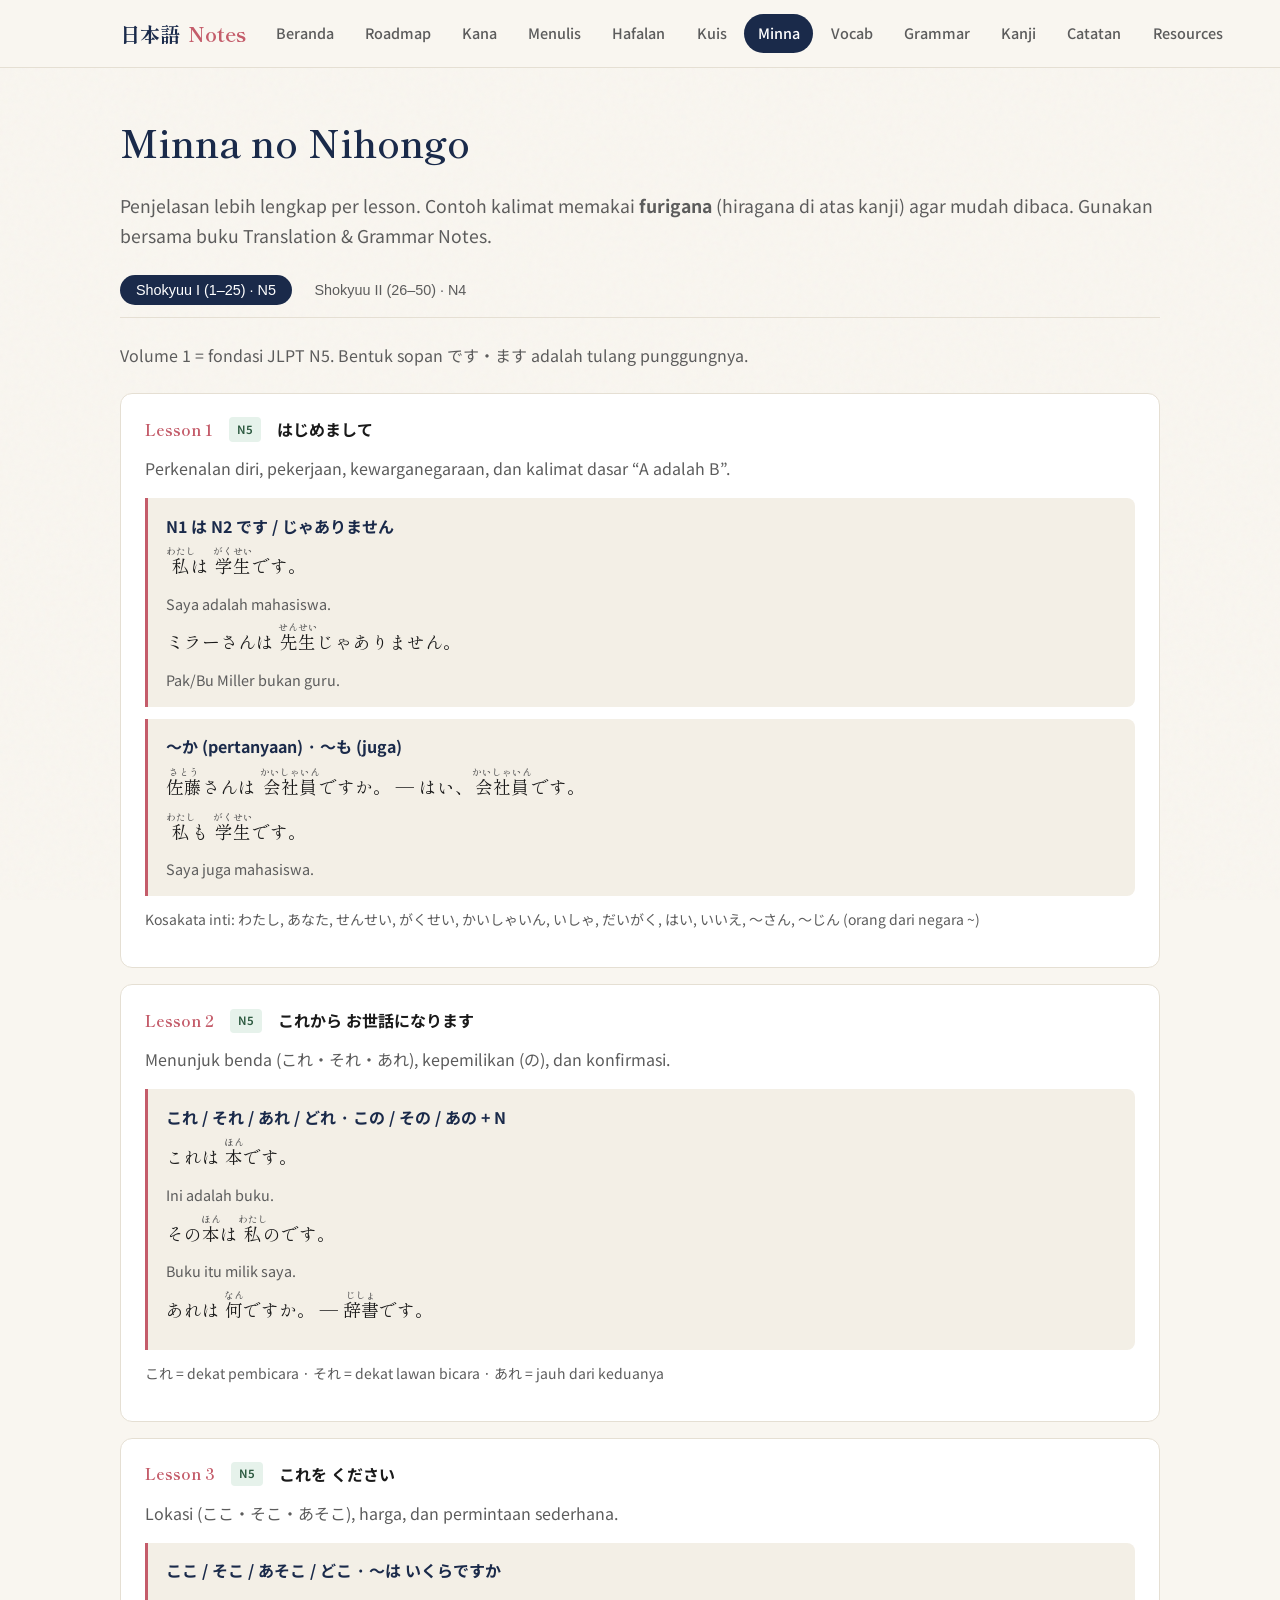
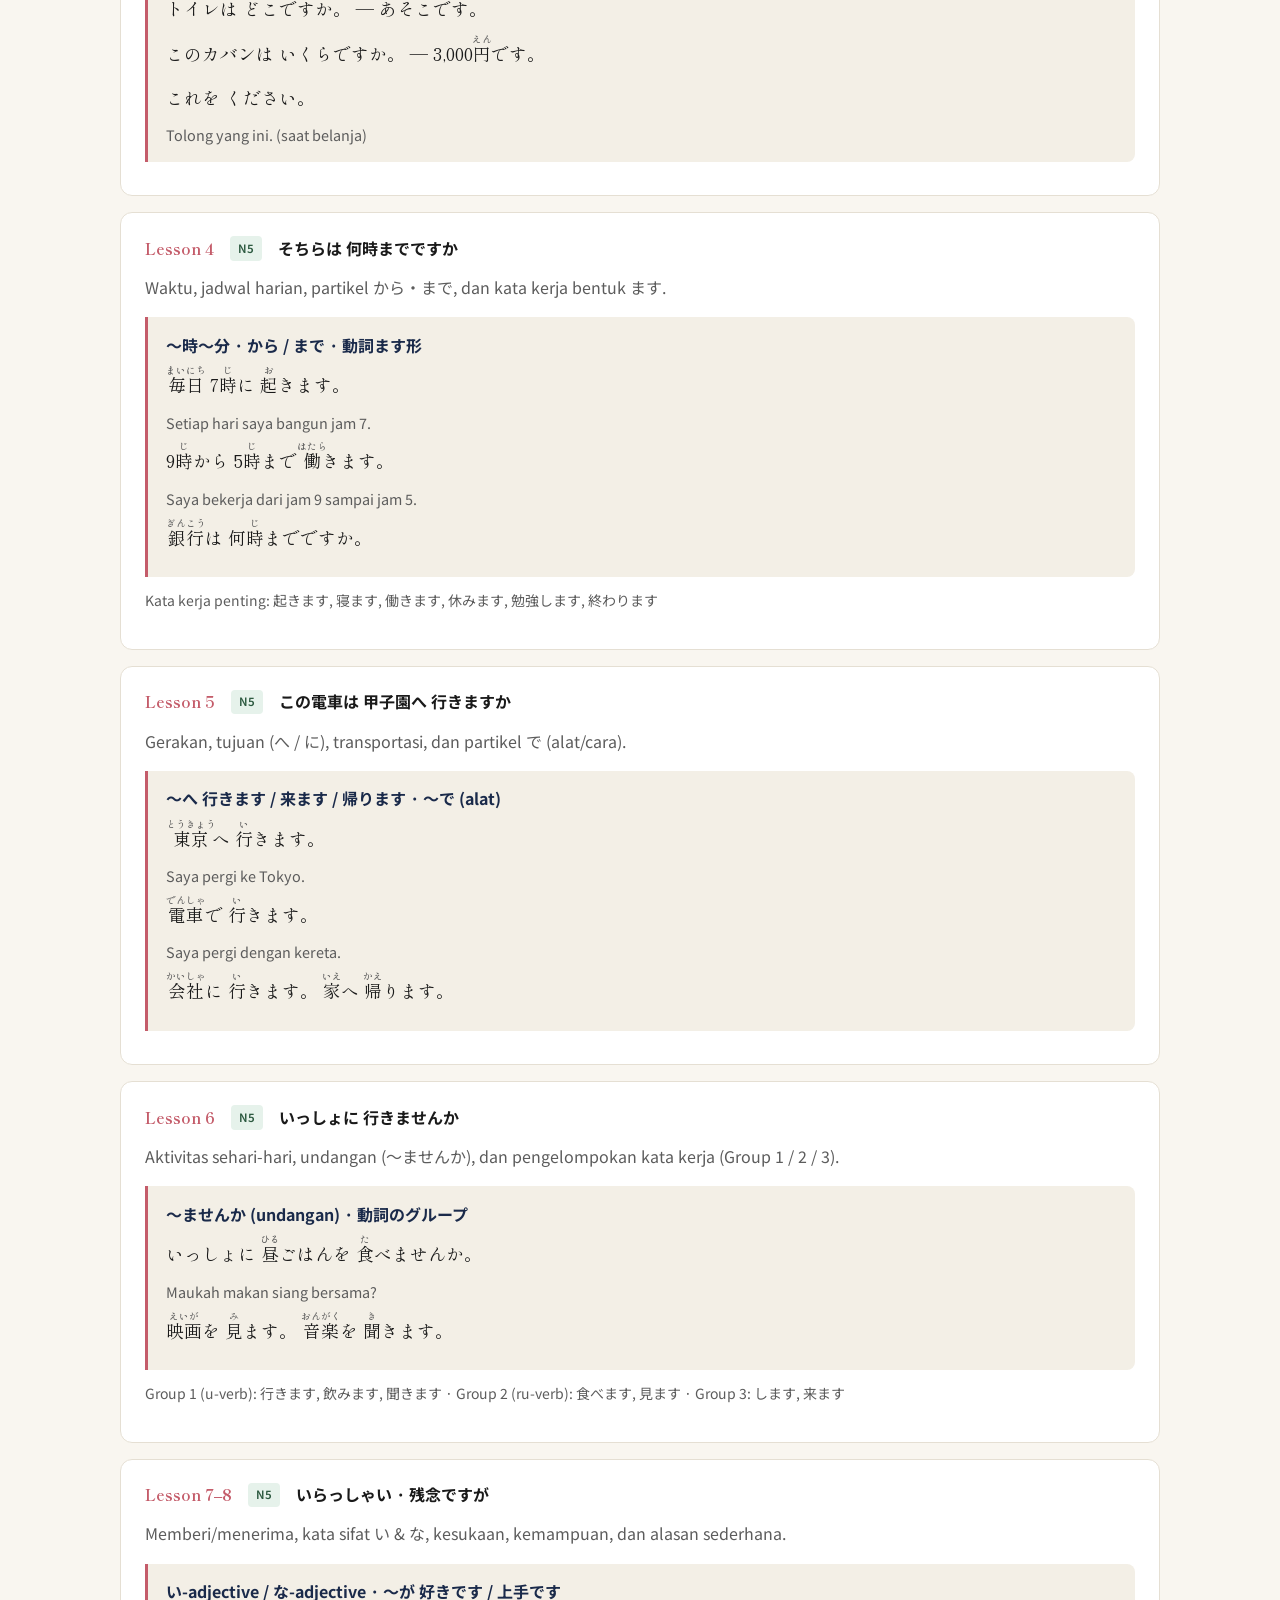
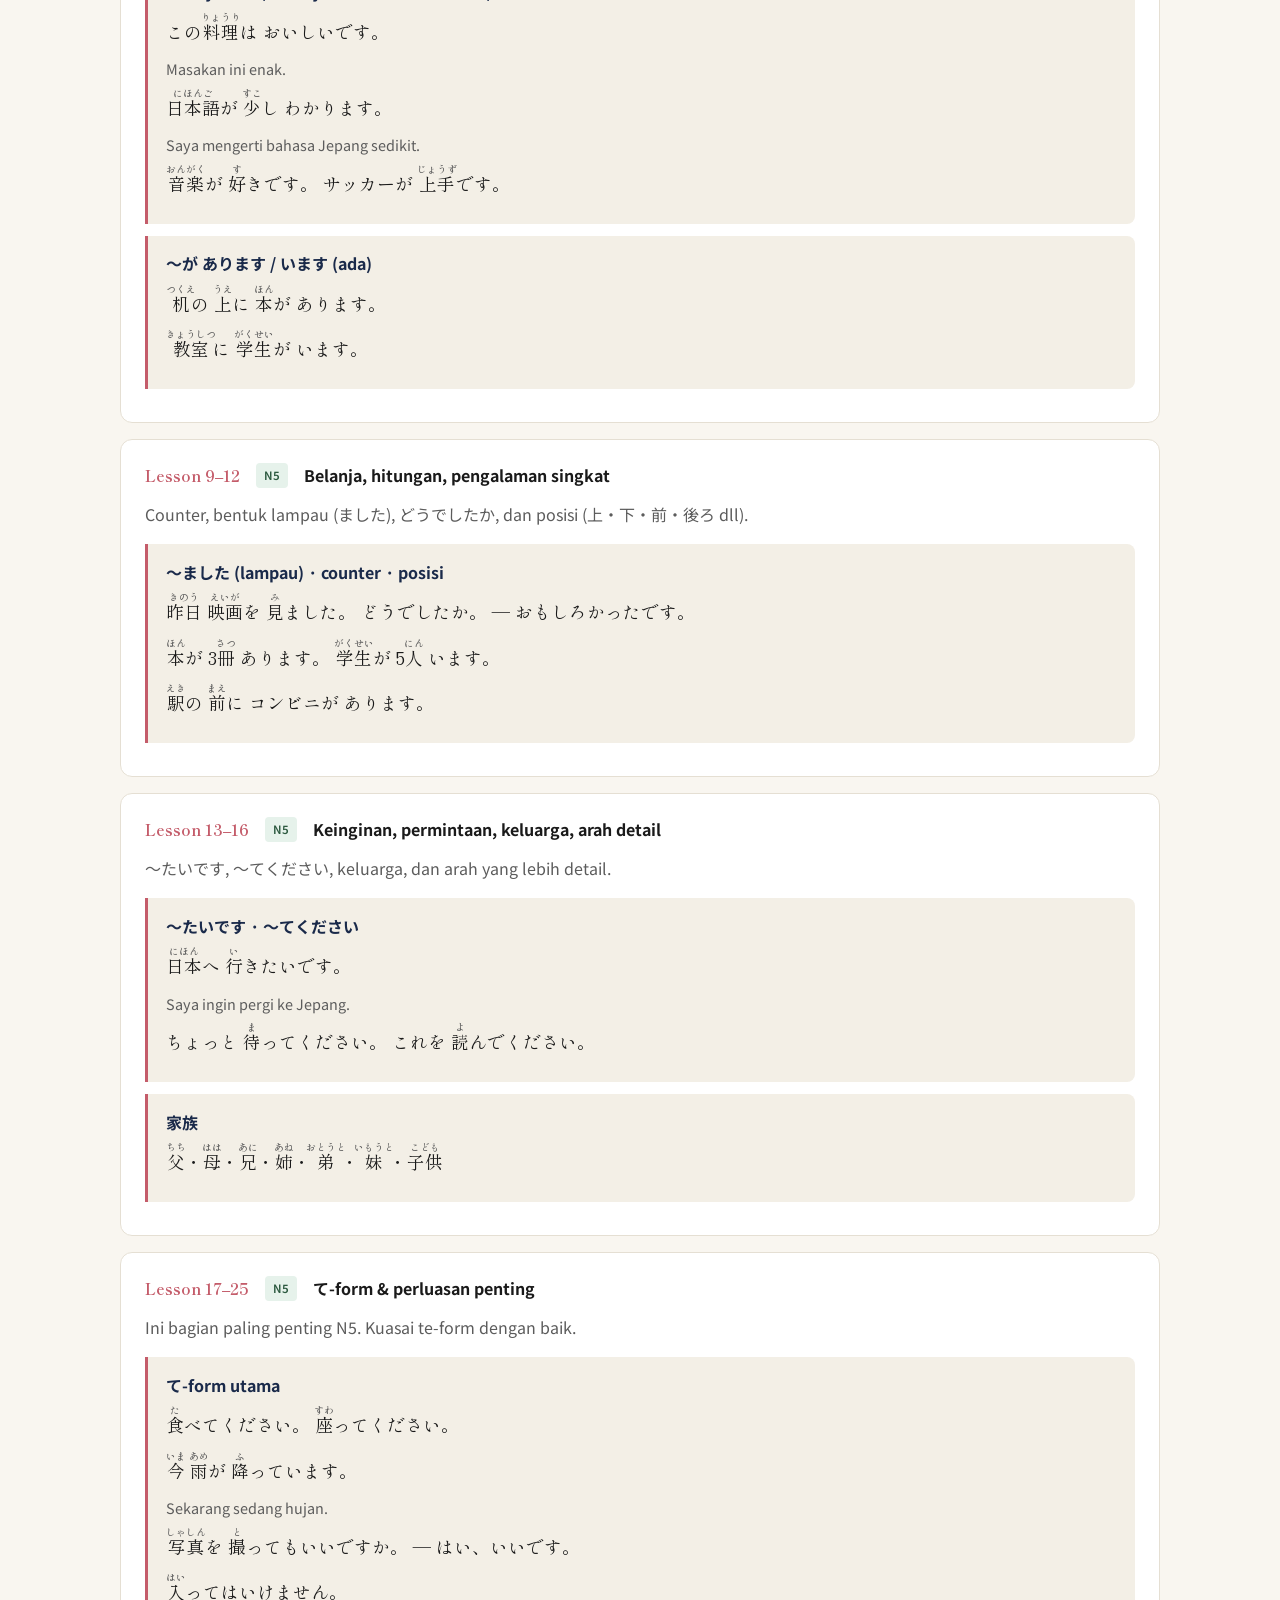
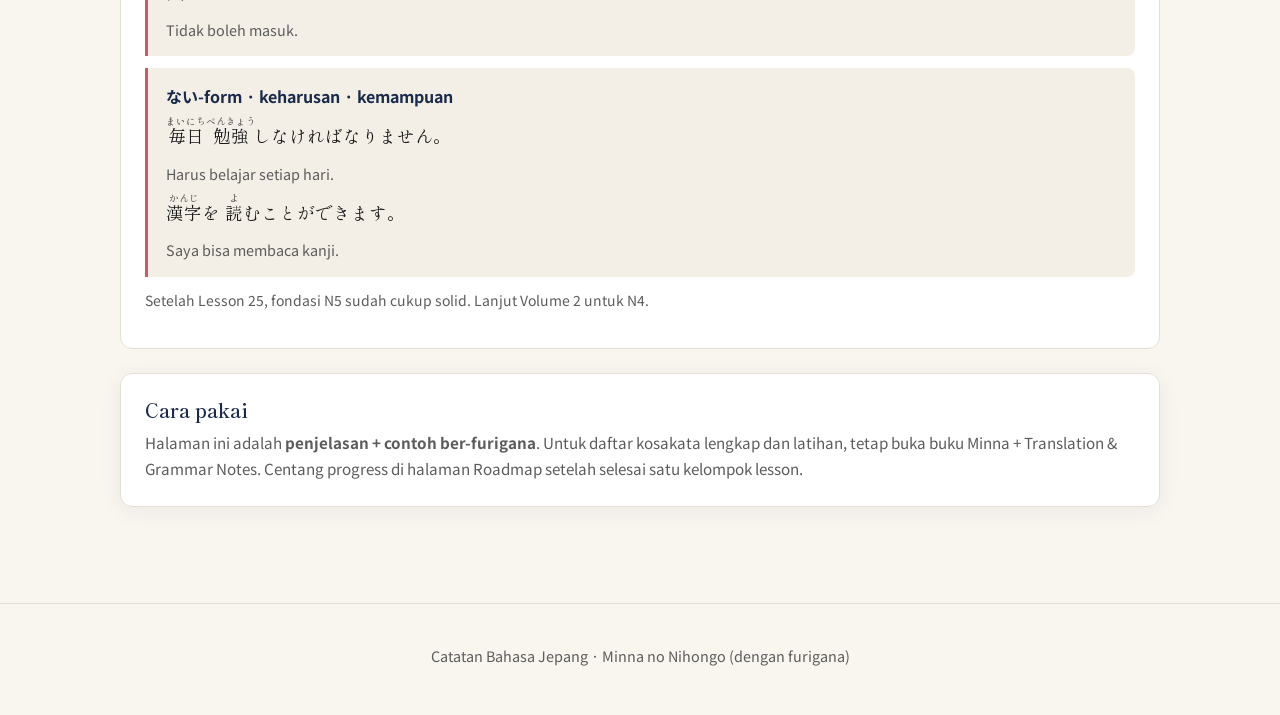
<file: lessons.html>
<!DOCTYPE html>
<html lang="id">
<head>
  <meta charset="UTF-8">
  <meta name="viewport" content="width=device-width, initial-scale=1">
  <title>Minna no Nihongo Lessons | Catatan Bahasa Jepang</title>
  <meta name="description" content="Penjelasan lengkap Minna no Nihongo Lesson 1–50 dengan contoh ber-furigana. Grammar, pola kalimat, dan fokus setiap bab.">
  <link rel="preconnect" href="https://fonts.googleapis.com">
  <link rel="preconnect" href="https://fonts.gstatic.com" crossorigin>
  <link href="https://fonts.googleapis.com/css2?family=Noto+Sans+JP:wght@400;500;600;700&family=Shippori+Mincho:wght@500;600;700&display=swap" rel="stylesheet">
  <link rel="stylesheet" href="css/style.css">
  <style>
    ruby { ruby-align: center; }
    rt { font-size: 0.55em; color: var(--text-muted); font-weight: 500; }
    .example { font-size: 1.1rem; line-height: 2.1; }
  </style>
</head>
<body>
  <header class="site-header">
    <div class="container header-inner">
      <a href="index.html" class="logo">日本語<span>Notes</span></a>
      <button class="menu-toggle" aria-label="Menu" aria-expanded="false">
        <svg width="24" height="24" fill="none" stroke="currentColor" stroke-width="2"><path d="M4 6h16M4 12h16M4 18h16"/></svg>
      </button>
      <nav class="nav">
        <a href="index.html">Beranda</a>
        <a href="roadmap.html">Roadmap</a>
        <a href="kana.html">Kana</a>
        <a href="writing.html">Menulis</a>
        <a href="hafalan.html">Hafalan</a>
        <a href="quiz.html">Kuis</a>
        <a href="lessons.html" class="active">Minna</a>
        <a href="vocab.html">Vocab</a>
        <a href="grammar.html">Grammar</a>
        <a href="kanji.html">Kanji</a>
        <a href="notes.html">Catatan</a>
        <a href="resources.html">Resources</a>
      </nav>
    </div>
  </header>

  <main>
    <section class="section">
      <div class="container">
        <h1>Minna no Nihongo</h1>
        <p class="lead mb-2">Penjelasan lebih lengkap per lesson. Contoh kalimat memakai <strong>furigana</strong> (hiragana di atas kanji) agar mudah dibaca. Gunakan bersama buku Translation & Grammar Notes.</p>

        <div class="tabs">
          <button class="tab-btn active" data-tab="vol1">Shokyuu I (1–25) · N5</button>
          <button class="tab-btn" data-tab="vol2">Shokyuu II (26–50) · N4</button>
        </div>

        <!-- ========== VOLUME 1 ========== -->
        <div id="vol1" class="tab-panel active">
          <p class="muted mb-2">Volume 1 = fondasi JLPT N5. Bentuk sopan です・ます adalah tulang punggungnya.</p>

          <!-- L1 -->
          <div class="lesson-card">
            <div class="lesson-header">
              <span class="lesson-num">Lesson 1</span>
              <span class="badge badge-n5">N5</span>
              <strong>はじめまして</strong>
            </div>
            <p class="muted">Perkenalan diri, pekerjaan, kewarganegaraan, dan kalimat dasar “A adalah B”.</p>
            <div class="grammar-point">
              <strong>N1 は N2 です / じゃありません</strong>
              <div class="example"><ruby>私<rt>わたし</rt></ruby>は <ruby>学生<rt>がくせい</rt></ruby>です。</div>
              <div class="example-trans">Saya adalah mahasiswa.</div>
              <div class="example"><ruby>ミラー<rt></rt></ruby>さんは <ruby>先生<rt>せんせい</rt></ruby>じゃありません。</div>
              <div class="example-trans">Pak/Bu Miller bukan guru.</div>
            </div>
            <div class="grammar-point">
              <strong>〜か (pertanyaan) · 〜も (juga)</strong>
              <div class="example"><ruby>佐藤<rt>さとう</rt></ruby>さんは <ruby>会社員<rt>かいしゃいん</rt></ruby>ですか。 — はい、<ruby>会社員<rt>かいしゃいん</rt></ruby>です。</div>
              <div class="example"><ruby>私<rt>わたし</rt></ruby>も <ruby>学生<rt>がくせい</rt></ruby>です。</div>
              <div class="example-trans">Saya juga mahasiswa.</div>
            </div>
            <p class="small muted">Kosakata inti: わたし, あなた, せんせい, がくせい, かいしゃいん, いしゃ, だいがく, はい, いいえ, 〜さん, 〜じん (orang dari negara ~)</p>
          </div>

          <!-- L2 -->
          <div class="lesson-card">
            <div class="lesson-header">
              <span class="lesson-num">Lesson 2</span>
              <span class="badge badge-n5">N5</span>
              <strong>これから お世話になります</strong>
            </div>
            <p class="muted">Menunjuk benda (これ・それ・あれ), kepemilikan (の), dan konfirmasi.</p>
            <div class="grammar-point">
              <strong>これ / それ / あれ / どれ · この / その / あの + N</strong>
              <div class="example">これは <ruby>本<rt>ほん</rt></ruby>です。</div>
              <div class="example-trans">Ini adalah buku.</div>
              <div class="example">その<ruby>本<rt>ほん</rt></ruby>は <ruby>私<rt>わたし</rt></ruby>のです。</div>
              <div class="example-trans">Buku itu milik saya.</div>
              <div class="example">あれは <ruby>何<rt>なん</rt></ruby>ですか。 — <ruby>辞書<rt>じしょ</rt></ruby>です。</div>
            </div>
            <p class="small muted">これ = dekat pembicara · それ = dekat lawan bicara · あれ = jauh dari keduanya</p>
          </div>

          <!-- L3 -->
          <div class="lesson-card">
            <div class="lesson-header">
              <span class="lesson-num">Lesson 3</span>
              <span class="badge badge-n5">N5</span>
              <strong>これを ください</strong>
            </div>
            <p class="muted">Lokasi (ここ・そこ・あそこ), harga, dan permintaan sederhana.</p>
            <div class="grammar-point">
              <strong>ここ / そこ / あそこ / どこ · 〜は いくらですか</strong>
              <div class="example">トイレは どこですか。 — あそこです。</div>
              <div class="example">このカバンは いくらですか。 — 3,000<ruby>円<rt>えん</rt></ruby>です。</div>
              <div class="example">これを ください。</div>
              <div class="example-trans">Tolong yang ini. (saat belanja)</div>
            </div>
          </div>

          <!-- L4 -->
          <div class="lesson-card">
            <div class="lesson-header">
              <span class="lesson-num">Lesson 4</span>
              <span class="badge badge-n5">N5</span>
              <strong>そちらは 何時までですか</strong>
            </div>
            <p class="muted">Waktu, jadwal harian, partikel から・まで, dan kata kerja bentuk ます.</p>
            <div class="grammar-point">
              <strong>〜時〜分 · から / まで · 動詞ます形</strong>
              <div class="example"><ruby>毎日<rt>まいにち</rt></ruby> 7<ruby>時<rt>じ</rt></ruby>に <ruby>起<rt>お</rt></ruby>きます。</div>
              <div class="example-trans">Setiap hari saya bangun jam 7.</div>
              <div class="example">9<ruby>時<rt>じ</rt></ruby>から 5<ruby>時<rt>じ</rt></ruby>まで <ruby>働<rt>はたら</rt></ruby>きます。</div>
              <div class="example-trans">Saya bekerja dari jam 9 sampai jam 5.</div>
              <div class="example"><ruby>銀行<rt>ぎんこう</rt></ruby>は 何<ruby>時<rt>じ</rt></ruby>までですか。</div>
            </div>
            <p class="small muted">Kata kerja penting: 起きます, 寝ます, 働きます, 休みます, 勉強します, 終わります</p>
          </div>

          <!-- L5 -->
          <div class="lesson-card">
            <div class="lesson-header">
              <span class="lesson-num">Lesson 5</span>
              <span class="badge badge-n5">N5</span>
              <strong>この電車は 甲子園へ 行きますか</strong>
            </div>
            <p class="muted">Gerakan, tujuan (へ / に), transportasi, dan partikel で (alat/cara).</p>
            <div class="grammar-point">
              <strong>〜へ 行きます / 来ます / 帰ります · 〜で (alat)</strong>
              <div class="example"><ruby>東京<rt>とうきょう</rt></ruby>へ <ruby>行<rt>い</rt></ruby>きます。</div>
              <div class="example-trans">Saya pergi ke Tokyo.</div>
              <div class="example"><ruby>電車<rt>でんしゃ</rt></ruby>で <ruby>行<rt>い</rt></ruby>きます。</div>
              <div class="example-trans">Saya pergi dengan kereta.</div>
              <div class="example"><ruby>会社<rt>かいしゃ</rt></ruby>に <ruby>行<rt>い</rt></ruby>きます。 <ruby>家<rt>いえ</rt></ruby>へ <ruby>帰<rt>かえ</rt></ruby>ります。</div>
            </div>
          </div>

          <!-- L6 -->
          <div class="lesson-card">
            <div class="lesson-header">
              <span class="lesson-num">Lesson 6</span>
              <span class="badge badge-n5">N5</span>
              <strong>いっしょに 行きませんか</strong>
            </div>
            <p class="muted">Aktivitas sehari-hari, undangan (〜ませんか), dan pengelompokan kata kerja (Group 1 / 2 / 3).</p>
            <div class="grammar-point">
              <strong>〜ませんか (undangan) · 動詞のグループ</strong>
              <div class="example">いっしょに <ruby>昼<rt>ひる</rt></ruby>ごはんを <ruby>食<rt>た</rt></ruby>べませんか。</div>
              <div class="example-trans">Maukah makan siang bersama?</div>
              <div class="example"><ruby>映画<rt>えいが</rt></ruby>を <ruby>見<rt>み</rt></ruby>ます。 <ruby>音楽<rt>おんがく</rt></ruby>を <ruby>聞<rt>き</rt></ruby>きます。</div>
            </div>
            <p class="small muted">Group 1 (u-verb): 行きます, 飲みます, 聞きます · Group 2 (ru-verb): 食べます, 見ます · Group 3: します, 来ます</p>
          </div>

          <!-- L7-8 -->
          <div class="lesson-card">
            <div class="lesson-header">
              <span class="lesson-num">Lesson 7–8</span>
              <span class="badge badge-n5">N5</span>
              <strong>いらっしゃい · 残念ですが</strong>
            </div>
            <p class="muted">Memberi/menerima, kata sifat い & な, kesukaan, kemampuan, dan alasan sederhana.</p>
            <div class="grammar-point">
              <strong>い-adjective / な-adjective · 〜が 好きです / 上手です</strong>
              <div class="example">この<ruby>料理<rt>りょうり</rt></ruby>は おいしいです。</div>
              <div class="example-trans">Masakan ini enak.</div>
              <div class="example"><ruby>日本語<rt>にほんご</rt></ruby>が <ruby>少<rt>すこ</rt></ruby>し わかります。</div>
              <div class="example-trans">Saya mengerti bahasa Jepang sedikit.</div>
              <div class="example"><ruby>音楽<rt>おんがく</rt></ruby>が <ruby>好<rt>す</rt></ruby>きです。 <ruby>サッカー<rt></rt></ruby>が <ruby>上手<rt>じょうず</rt></ruby>です。</div>
            </div>
            <div class="grammar-point">
              <strong>〜が あります / います (ada)</strong>
              <div class="example"><ruby>机<rt>つくえ</rt></ruby>の <ruby>上<rt>うえ</rt></ruby>に <ruby>本<rt>ほん</rt></ruby>が あります。</div>
              <div class="example"><ruby>教室<rt>きょうしつ</rt></ruby>に <ruby>学生<rt>がくせい</rt></ruby>が います。</div>
            </div>
          </div>

          <!-- L9-12 -->
          <div class="lesson-card">
            <div class="lesson-header">
              <span class="lesson-num">Lesson 9–12</span>
              <span class="badge badge-n5">N5</span>
              <strong>Belanja, hitungan, pengalaman singkat</strong>
            </div>
            <p class="muted">Counter, bentuk lampau (ました), どうでしたか, dan posisi (上・下・前・後ろ dll).</p>
            <div class="grammar-point">
              <strong>〜ました (lampau) · counter · posisi</strong>
              <div class="example"><ruby>昨日<rt>きのう</rt></ruby> <ruby>映画<rt>えいが</rt></ruby>を <ruby>見<rt>み</rt></ruby>ました。 どうでしたか。 — おもしろかったです。</div>
              <div class="example"><ruby>本<rt>ほん</rt></ruby>が 3<ruby>冊<rt>さつ</rt></ruby> あります。 <ruby>学生<rt>がくせい</rt></ruby>が 5<ruby>人<rt>にん</rt></ruby> います。</div>
              <div class="example"><ruby>駅<rt>えき</rt></ruby>の <ruby>前<rt>まえ</rt></ruby>に コンビニが あります。</div>
            </div>
          </div>

          <!-- L13-16 -->
          <div class="lesson-card">
            <div class="lesson-header">
              <span class="lesson-num">Lesson 13–16</span>
              <span class="badge badge-n5">N5</span>
              <strong>Keinginan, permintaan, keluarga, arah detail</strong>
            </div>
            <p class="muted">〜たいです, 〜てください, keluarga, dan arah yang lebih detail.</p>
            <div class="grammar-point">
              <strong>〜たいです · 〜てください</strong>
              <div class="example"><ruby>日本<rt>にほん</rt></ruby>へ <ruby>行<rt>い</rt></ruby>きたいです。</div>
              <div class="example-trans">Saya ingin pergi ke Jepang.</div>
              <div class="example">ちょっと <ruby>待<rt>ま</rt></ruby>ってください。 これを <ruby>読<rt>よ</rt></ruby>んでください。</div>
            </div>
            <div class="grammar-point">
              <strong>家族</strong>
              <div class="example"><ruby>父<rt>ちち</rt></ruby>・<ruby>母<rt>はは</rt></ruby>・<ruby>兄<rt>あに</rt></ruby>・<ruby>姉<rt>あね</rt></ruby>・<ruby>弟<rt>おとうと</rt></ruby>・<ruby>妹<rt>いもうと</rt></ruby>・<ruby>子供<rt>こども</rt></ruby></div>
            </div>
          </div>

          <!-- L17-25 -->
          <div class="lesson-card">
            <div class="lesson-header">
              <span class="lesson-num">Lesson 17–25</span>
              <span class="badge badge-n5">N5</span>
              <strong>て-form & perluasan penting</strong>
            </div>
            <p class="muted">Ini bagian paling penting N5. Kuasai te-form dengan baik.</p>
            <div class="grammar-point">
              <strong>て-form utama</strong>
              <div class="example"><ruby>食<rt>た</rt></ruby>べてください。 <ruby>座<rt>すわ</rt></ruby>ってください。</div>
              <div class="example"><ruby>今<rt>いま</rt></ruby> <ruby>雨<rt>あめ</rt></ruby>が <ruby>降<rt>ふ</rt></ruby>っています。</div>
              <div class="example-trans">Sekarang sedang hujan.</div>
              <div class="example"><ruby>写真<rt>しゃしん</rt></ruby>を <ruby>撮<rt>と</rt></ruby>ってもいいですか。 — はい、いいです。</div>
              <div class="example"><ruby>入<rt>はい</rt></ruby>ってはいけません。</div>
              <div class="example-trans">Tidak boleh masuk.</div>
            </div>
            <div class="grammar-point">
              <strong>ない-form · keharusan · kemampuan</strong>
              <div class="example"><ruby>毎日<rt>まいにち</rt></ruby> <ruby>勉強<rt>べんきょう</rt></ruby>しなければなりません。</div>
              <div class="example-trans">Harus belajar setiap hari.</div>
              <div class="example"><ruby>漢字<rt>かんじ</rt></ruby>を <ruby>読<rt>よ</rt></ruby>むことができます。</div>
              <div class="example-trans">Saya bisa membaca kanji.</div>
            </div>
            <p class="small muted">Setelah Lesson 25, fondasi N5 sudah cukup solid. Lanjut Volume 2 untuk N4.</p>
          </div>
        </div>

        <!-- ========== VOLUME 2 ========== -->
        <div id="vol2" class="tab-panel">
          <p class="muted mb-2">Volume 2 menuju N4. Banyak bentuk baru: potential, conditional, passive, causative, dan keigo dasar.</p>

          <div class="lesson-card">
            <div class="lesson-header">
              <span class="lesson-num">Lesson 26–30</span>
              <span class="badge badge-n4">N4</span>
              <strong>Potential & conditional awal</strong>
            </div>
            <p class="muted">Bentuk kemampuan (potential), conditional (たら・と・ば), dan pengalaman (〜たことがあります).</p>
            <div class="grammar-point">
              <strong>Potential form · 〜たことがあります</strong>
              <div class="example"><ruby>日本語<rt>にほんご</rt></ruby>が <ruby>話<rt>はな</rt></ruby>せます。 / <ruby>漢字<rt>かんじ</rt></ruby>が <ruby>読<rt>よ</rt></ruby>めます。</div>
              <div class="example"><ruby>富士山<rt>ふじさん</rt></ruby>に <ruby>登<rt>のぼ</rt></ruby>ったことがあります。</div>
              <div class="example-trans">Saya pernah mendaki Gunung Fuji.</div>
            </div>
            <div class="grammar-point">
              <strong>〜たら / 〜と / 〜ば</strong>
              <div class="example"><ruby>時間<rt>じかん</rt></ruby>が あったら、<ruby>映画<rt>えいが</rt></ruby>を <ruby>見<rt>み</rt></ruby>ます。</div>
              <div class="example-trans">Kalau ada waktu, saya menonton film.</div>
            </div>
          </div>

          <div class="lesson-card">
            <div class="lesson-header">
              <span class="lesson-num">Lesson 31–35</span>
              <span class="badge badge-n4">N4</span>
              <strong>Transitive / Intransitive & volitional</strong>
            </div>
            <p class="muted">Perbedaan kata kerja transitif–intransitif, bentuk ajakan plain (〜う/よう), 〜てしまう, 〜ておく, 〜てみる.</p>
            <div class="grammar-point">
              <strong>Contoh pasangan</strong>
              <div class="example"><ruby>ドア<rt></rt></ruby>を <ruby>開<rt>あ</rt></ruby>けます (transitf) · <ruby>ドア<rt></rt></ruby>が <ruby>開<rt>あ</rt></ruby>きます (intransitif)</div>
              <div class="example"><ruby>電気<rt>でんき</rt></ruby>を つけます · <ruby>電気<rt>でんき</rt></ruby>が つきます</div>
            </div>
          </div>

          <div class="lesson-card">
            <div class="lesson-header">
              <span class="lesson-num">Lesson 36–40</span>
              <span class="badge badge-n4">N4</span>
              <strong>Passive & causative</strong>
            </div>
            <p class="muted">受身 (passive) dan 使役 (causative). Grammar yang sering membuat bingung — pelajari pelan dengan banyak contoh.</p>
            <div class="grammar-point">
              <strong>Passive (〜れる / られる)</strong>
              <div class="example"><ruby>私<rt>わたし</rt></ruby>は <ruby>先生<rt>せんせい</rt></ruby>に <ruby>名前<rt>なまえ</rt></ruby>を <ruby>呼<rt>よ</rt></ruby>ばれました。</div>
              <div class="example-trans">Saya dipanggil namanya oleh guru.</div>
            </div>
            <div class="grammar-point">
              <strong>Causative (〜せる / させる)</strong>
              <div class="example"><ruby>母<rt>はは</rt></ruby>は <ruby>子供<rt>こども</rt></ruby>に <ruby>野菜<rt>やさい</rt></ruby>を <ruby>食<rt>た</rt></ruby>べさせます。</div>
              <div class="example-trans">Ibu membuat anak makan sayur.</div>
            </div>
          </div>

          <div class="lesson-card">
            <div class="lesson-header">
              <span class="lesson-num">Lesson 41–50</span>
              <span class="badge badge-n4">N4</span>
              <strong>Keigo dasar & peerkokohan N4</strong>
            </div>
            <p class="muted">Pengantar 尊敬語・謙譲語, 〜そうです (hearsay/appearance), 〜ようだ, 〜らしい, dan review keseluruhan Volume 2.</p>
            <div class="grammar-point">
              <strong>Contoh sederhana</strong>
              <div class="example"><ruby>社長<rt>しゃちょう</rt></ruby>は もう <ruby>帰<rt>かえ</rt></ruby>りました。 → <ruby>社長<rt>しゃちょう</rt></ruby>は もう お<ruby>帰<rt>かえ</rt></ruby>りになりました。(尊敬語)</div>
              <div class="example"><ruby>雨<rt>あめ</rt></ruby>が <ruby>降<rt>ふ</rt></ruby>りそうです。 / <ruby>彼<rt>かれ</rt></ruby>は <ruby>学生<rt>がくせい</rt></ruby>だそうです。</div>
            </div>
            <p class="small muted">Setelah Lesson 50, lanjut ke materi intermediate / grammar N3.</p>
          </div>
        </div>

        <div class="card mt-2">
          <h3>Cara pakai</h3>
          <p class="muted mb-0">Halaman ini adalah <strong>penjelasan + contoh ber-furigana</strong>. Untuk daftar kosakata lengkap dan latihan, tetap buka buku Minna + Translation & Grammar Notes. Centang progress di halaman Roadmap setelah selesai satu kelompok lesson.</p>
        </div>
      </div>
    </section>
  </main>

  <footer class="site-footer">
    <div class="container">
      <p>Catatan Bahasa Jepang · Minna no Nihongo (dengan furigana)</p>
    </div>
  </footer>
  <script src="js/main.js"></script>
</body>
</html>
</file>
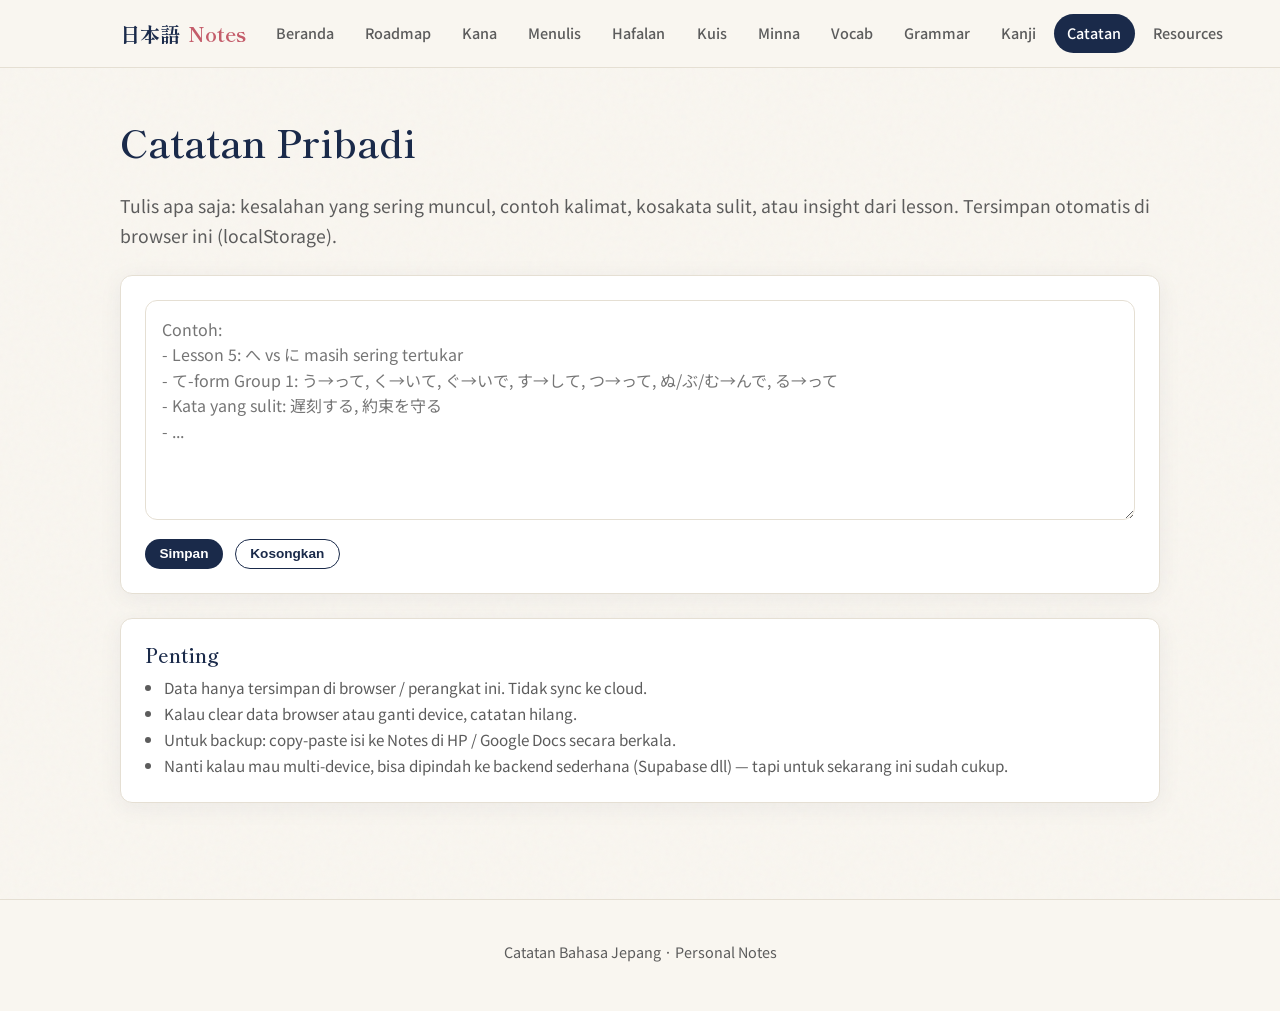
<file: notes.html>
<!DOCTYPE html>
<html lang="id">
<head>
  <meta charset="UTF-8">
  <meta name="viewport" content="width=device-width, initial-scale=1">
  <title>Catatan Pribadi | Catatan Bahasa Jepang</title>
  <meta name="description" content="Tulis catatan belajar bahasa Jepang pribadi. Tersimpan di browser.">
  <link rel="preconnect" href="https://fonts.googleapis.com">
  <link rel="preconnect" href="https://fonts.gstatic.com" crossorigin>
  <link href="https://fonts.googleapis.com/css2?family=Noto+Sans+JP:wght@400;500;600;700&family=Shippori+Mincho:wght@500;600;700&display=swap" rel="stylesheet">
  <link rel="stylesheet" href="css/style.css">
</head>
<body>
  <header class="site-header">
    <div class="container header-inner">
      <a href="index.html" class="logo">日本語<span>Notes</span></a>
      <button class="menu-toggle" aria-label="Menu" aria-expanded="false">
        <svg width="24" height="24" fill="none" stroke="currentColor" stroke-width="2"><path d="M4 6h16M4 12h16M4 18h16"/></svg>
      </button>
      <nav class="nav">
        <a href="index.html">Beranda</a>
        <a href="roadmap.html">Roadmap</a>
        <a href="kana.html">Kana</a>
        <a href="writing.html">Menulis</a>
        <a href="hafalan.html">Hafalan</a>
        <a href="quiz.html">Kuis</a>
        <a href="lessons.html">Minna</a>
        <a href="vocab.html">Vocab</a>
        <a href="grammar.html">Grammar</a>
        <a href="kanji.html">Kanji</a>
        <a href="notes.html" class="active">Catatan</a>
        <a href="resources.html">Resources</a>
      </nav>
    </div>
  </header>

  <main>
    <section class="section">
      <div class="container">
        <h1>Catatan Pribadi</h1>
        <p class="lead mb-2">Tulis apa saja: kesalahan yang sering muncul, contoh kalimat, kosakata sulit, atau insight dari lesson. Tersimpan otomatis di browser ini (localStorage).</p>

        <div class="card">
          <textarea id="personal-notes" class="notes-area" placeholder="Contoh:
- Lesson 5: へ vs に masih sering tertukar
- て-form Group 1: う→って, く→いて, ぐ→いで, す→して, つ→って, ぬ/ぶ/む→んで, る→って
- Kata yang sulit: 遅刻する, 約束を守る
- ..."></textarea>

          <div class="notes-actions">
            <button id="save-notes" class="btn btn-primary btn-sm">Simpan</button>
            <button id="clear-notes" class="btn btn-outline btn-sm">Kosongkan</button>
            <span id="notes-status" class="small"></span>
          </div>
        </div>

        <div class="card mt-2">
          <h3>Penting</h3>
          <ul style="padding-left:1.2rem;color:var(--text-muted);font-size:0.95rem;">
            <li>Data hanya tersimpan di browser / perangkat ini. Tidak sync ke cloud.</li>
            <li>Kalau clear data browser atau ganti device, catatan hilang.</li>
            <li>Untuk backup: copy-paste isi ke Notes di HP / Google Docs secara berkala.</li>
            <li>Nanti kalau mau multi-device, bisa dipindah ke backend sederhana (Supabase dll) — tapi untuk sekarang ini sudah cukup.</li>
          </ul>
        </div>
      </div>
    </section>
  </main>

  <footer class="site-footer">
    <div class="container">
      <p>Catatan Bahasa Jepang · Personal Notes</p>
    </div>
  </footer>
  <script src="js/main.js"></script>
</body>
</html>
</file>
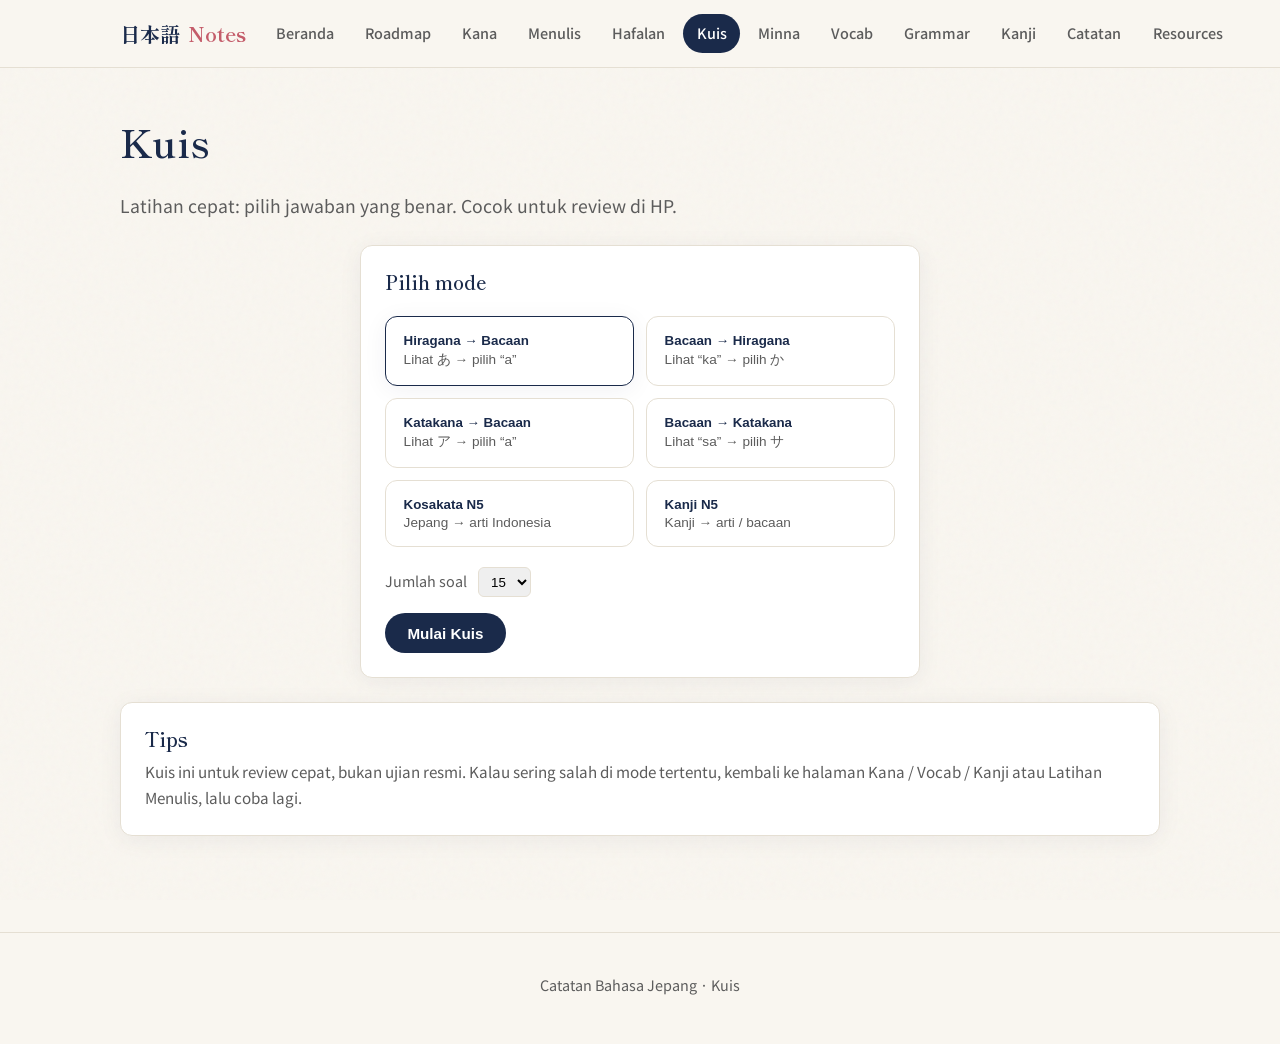
<file: quiz.html>
<!DOCTYPE html>
<html lang="id">
<head>
  <meta charset="UTF-8">
  <meta name="viewport" content="width=device-width, initial-scale=1">
  <title>Kuis Bahasa Jepang | Catatan Bahasa Jepang</title>
  <meta name="description" content="Kuis Hiragana, Katakana, kosakata Minna, dan Kanji N5. Latihan cepat dengan skor.">
  <link rel="preconnect" href="https://fonts.googleapis.com">
  <link rel="preconnect" href="https://fonts.gstatic.com" crossorigin>
  <link href="https://fonts.googleapis.com/css2?family=Noto+Sans+JP:wght@400;500;600;700&family=Shippori+Mincho:wght@500;600;700&display=swap" rel="stylesheet">
  <link rel="stylesheet" href="css/style.css">
  <style>
    .quiz-setup, .quiz-play, .quiz-result { max-width: 560px; margin: 0 auto; }
    .quiz-modes {
      display: grid; grid-template-columns: 1fr 1fr; gap: 0.75rem; margin: 1.25rem 0;
    }
    @media (max-width: 500px) { .quiz-modes { grid-template-columns: 1fr; } }
    .mode-btn {
      text-align: left; padding: 1rem 1.1rem; border: 1px solid var(--border);
      border-radius: var(--radius); background: var(--bg-card); cursor: pointer;
      transition: border-color 0.15s, box-shadow 0.15s;
    }
    .mode-btn:hover, .mode-btn.selected {
      border-color: var(--primary); box-shadow: var(--shadow);
    }
    .mode-btn strong { display: block; color: var(--primary); margin-bottom: 0.2rem; }
    .mode-btn span { font-size: 0.85rem; color: var(--text-muted); }
    .quiz-card {
      background: var(--bg-card); border: 1px solid var(--border);
      border-radius: var(--radius); padding: 1.5rem; box-shadow: var(--shadow);
      text-align: center;
    }
    .quiz-progress {
      display: flex; justify-content: space-between; align-items: center;
      font-size: 0.9rem; color: var(--text-muted); margin-bottom: 1rem;
    }
    .quiz-progress .bar {
      flex: 1; height: 6px; background: var(--bg-soft); border-radius: 99px;
      margin: 0 0.75rem; overflow: hidden;
    }
    .quiz-progress .bar-fill {
      height: 100%; background: var(--primary); border-radius: 99px; width: 0%;
      transition: width 0.25s ease;
    }
    .quiz-prompt {
      font-family: var(--font-serif); font-size: clamp(2.8rem, 12vw, 4rem);
      color: var(--primary); line-height: 1.2; margin: 1rem 0 0.5rem;
      min-height: 1.2em;
    }
    .quiz-prompt.small-prompt {
      font-size: clamp(1.4rem, 5vw, 1.8rem); font-family: var(--font-sans);
    }
    .quiz-hint { font-size: 0.9rem; color: var(--text-muted); margin-bottom: 1.25rem; }
    .quiz-options {
      display: grid; grid-template-columns: 1fr 1fr; gap: 0.6rem; margin-top: 0.5rem;
    }
    .opt-btn {
      padding: 0.85rem 0.75rem; border: 1px solid var(--border); border-radius: var(--radius-sm);
      background: #fff; font-size: 1.05rem; cursor: pointer; transition: all 0.15s;
      font-family: var(--font-sans); color: var(--text);
    }
    .opt-btn:hover:not(:disabled) { border-color: var(--primary); background: var(--bg-soft); }
    .opt-btn:disabled { cursor: default; }
    .opt-btn.correct { background: #e6f4ec; border-color: var(--success); color: var(--success); font-weight: 600; }
    .opt-btn.wrong { background: #fce8eb; border-color: var(--accent); color: var(--accent); }
    .opt-btn.reveal { border-color: var(--success); }
    .quiz-feedback {
      min-height: 1.5em; margin-top: 1rem; font-size: 0.95rem; font-weight: 500;
    }
    .quiz-feedback.ok { color: var(--success); }
    .quiz-feedback.bad { color: var(--accent); }
    .score-big {
      font-family: var(--font-serif); font-size: 3rem; color: var(--primary); line-height: 1.2;
    }
    .score-detail { color: var(--text-muted); margin: 0.5rem 0 1.25rem; }
    .hidden { display: none !important; }
  </style>
</head>
<body>
  <header class="site-header">
    <div class="container header-inner">
      <a href="index.html" class="logo">日本語<span>Notes</span></a>
      <button class="menu-toggle" aria-label="Menu" aria-expanded="false">
        <svg width="24" height="24" fill="none" stroke="currentColor" stroke-width="2"><path d="M4 6h16M4 12h16M4 18h16"/></svg>
      </button>
      <nav class="nav">
        <a href="index.html">Beranda</a>
        <a href="roadmap.html">Roadmap</a>
        <a href="kana.html">Kana</a>
        <a href="writing.html">Menulis</a>
        <a href="hafalan.html">Hafalan</a>
        <a href="quiz.html" class="active">Kuis</a>
        <a href="lessons.html">Minna</a>
        <a href="vocab.html">Vocab</a>
        <a href="grammar.html">Grammar</a>
        <a href="kanji.html">Kanji</a>
        <a href="notes.html">Catatan</a>
        <a href="resources.html">Resources</a>
      </nav>
    </div>
  </header>

  <main>
    <section class="section">
      <div class="container">
        <h1>Kuis</h1>
        <p class="lead mb-2">Latihan cepat: pilih jawaban yang benar. Cocok untuk review di HP.</p>

        <!-- SETUP -->
        <div id="setup" class="quiz-setup">
          <div class="card">
            <h3>Pilih mode</h3>
            <div class="quiz-modes" id="mode-list">
              <button type="button" class="mode-btn selected" data-mode="hira-read">
                <strong>Hiragana → Bacaan</strong>
                <span>Lihat あ → pilih “a”</span>
              </button>
              <button type="button" class="mode-btn" data-mode="hira-char">
                <strong>Bacaan → Hiragana</strong>
                <span>Lihat “ka” → pilih か</span>
              </button>
              <button type="button" class="mode-btn" data-mode="kata-read">
                <strong>Katakana → Bacaan</strong>
                <span>Lihat ア → pilih “a”</span>
              </button>
              <button type="button" class="mode-btn" data-mode="kata-char">
                <strong>Bacaan → Katakana</strong>
                <span>Lihat “sa” → pilih サ</span>
              </button>
              <button type="button" class="mode-btn" data-mode="vocab">
                <strong>Kosakata N5</strong>
                <span>Jepang → arti Indonesia</span>
              </button>
              <button type="button" class="mode-btn" data-mode="kanji">
                <strong>Kanji N5</strong>
                <span>Kanji → arti / bacaan</span>
              </button>
            </div>
            <label class="muted" style="display:block;margin-bottom:0.5rem;font-size:0.9rem;">
              Jumlah soal
              <select id="quiz-count" style="margin-left:0.5rem;padding:0.35rem 0.5rem;border-radius:6px;border:1px solid var(--border);">
                <option value="10">10</option>
                <option value="15" selected>15</option>
                <option value="20">20</option>
              </select>
            </label>
            <div style="margin-top:1rem;">
              <button type="button" class="btn btn-primary" id="btn-start">Mulai Kuis</button>
            </div>
          </div>
        </div>

        <!-- PLAY -->
        <div id="play" class="quiz-play hidden">
          <div class="quiz-card">
            <div class="quiz-progress">
              <span id="q-num">1 / 15</span>
              <div class="bar"><div class="bar-fill" id="q-bar"></div></div>
              <span id="q-score">0 benar</span>
            </div>
            <div class="quiz-prompt" id="q-prompt">あ</div>
            <div class="quiz-hint" id="q-hint">Pilih bacaan yang benar</div>
            <div class="quiz-options" id="q-options"></div>
            <div class="quiz-feedback" id="q-feedback"></div>
            <div class="btn-row" style="margin-top:1rem;justify-content:center;">
              <button type="button" class="btn btn-primary btn-sm hidden" id="btn-next">Lanjut →</button>
              <button type="button" class="btn btn-outline btn-sm" id="btn-quit">Keluar</button>
            </div>
          </div>
        </div>

        <!-- RESULT -->
        <div id="result" class="quiz-result hidden">
          <div class="quiz-card">
            <p class="muted mb-0">Hasil</p>
            <div class="score-big" id="r-score">0%</div>
            <p class="score-detail" id="r-detail">0 dari 15 benar</p>
            <p id="r-msg" class="muted"></p>
            <div class="btn-row" style="justify-content:center;margin-top:1rem;">
              <button type="button" class="btn btn-primary" id="btn-retry">Ulangi mode ini</button>
              <button type="button" class="btn btn-outline" id="btn-home">Pilih mode lain</button>
            </div>
          </div>
        </div>

        <div class="card mt-2">
          <h3>Tips</h3>
          <p class="muted mb-0">Kuis ini untuk review cepat, bukan ujian resmi. Kalau sering salah di mode tertentu, kembali ke halaman Kana / Vocab / Kanji atau Latihan Menulis, lalu coba lagi.</p>
        </div>
      </div>
    </section>
  </main>

  <footer class="site-footer">
    <div class="container"><p>Catatan Bahasa Jepang · Kuis</p></div>
  </footer>

  <script src="js/main.js"></script>
  <script>
    const HIRA = [
      ['あ','a'],['い','i'],['う','u'],['え','e'],['お','o'],
      ['か','ka'],['き','ki'],['く','ku'],['け','ke'],['こ','ko'],
      ['さ','sa'],['し','shi'],['す','su'],['せ','se'],['そ','so'],
      ['た','ta'],['ち','chi'],['つ','tsu'],['て','te'],['と','to'],
      ['な','na'],['に','ni'],['ぬ','nu'],['ね','ne'],['の','no'],
      ['は','ha'],['ひ','hi'],['ふ','fu'],['へ','he'],['ほ','ho'],
      ['ま','ma'],['み','mi'],['む','mu'],['め','me'],['も','mo'],
      ['や','ya'],['ゆ','yu'],['よ','yo'],
      ['ら','ra'],['り','ri'],['る','ru'],['れ','re'],['ろ','ro'],
      ['わ','wa'],['を','wo'],['ん','n'],
      ['が','ga'],['ぎ','gi'],['ぐ','gu'],['げ','ge'],['ご','go'],
      ['ざ','za'],['じ','ji'],['ず','zu'],['ぜ','ze'],['ぞ','zo'],
      ['だ','da'],['で','de'],['ど','do'],
      ['ば','ba'],['び','bi'],['ぶ','bu'],['べ','be'],['ぼ','bo'],
      ['ぱ','pa'],['ぴ','pi'],['ぷ','pu'],['ぺ','pe'],['ぽ','po']
    ];
    const KATA = [
      ['ア','a'],['イ','i'],['ウ','u'],['エ','e'],['オ','o'],
      ['カ','ka'],['キ','ki'],['ク','ku'],['ケ','ke'],['コ','ko'],
      ['サ','sa'],['シ','shi'],['ス','su'],['セ','se'],['ソ','so'],
      ['タ','ta'],['チ','chi'],['ツ','tsu'],['テ','te'],['ト','to'],
      ['ナ','na'],['ニ','ni'],['ヌ','nu'],['ネ','ne'],['ノ','no'],
      ['ハ','ha'],['ヒ','hi'],['フ','fu'],['ヘ','he'],['ホ','ho'],
      ['マ','ma'],['ミ','mi'],['ム','mu'],['メ','me'],['モ','mo'],
      ['ヤ','ya'],['ユ','yu'],['ヨ','yo'],
      ['ラ','ra'],['リ','ri'],['ル','ru'],['レ','re'],['ロ','ro'],
      ['ワ','wa'],['ヲ','wo'],['ン','n'],
      ['ガ','ga'],['ギ','gi'],['グ','gu'],['ゲ','ge'],['ゴ','go'],
      ['ザ','za'],['ジ','ji'],['ズ','zu'],['ゼ','ze'],['ゾ','zo'],
      ['ダ','da'],['デ','de'],['ド','do'],
      ['バ','ba'],['ビ','bi'],['ブ','bu'],['ベ','be'],['ボ','bo'],
      ['パ','pa'],['ピ','pi'],['プ','pu'],['ペ','pe'],['ポ','po']
    ];
    const VOCAB = [
      ['わたし','saya'],
      ['あなた','kamu'],
      ['かれ','dia (laki-laki)'],
      ['かのじょ','dia (perempuan)'],
      ['ひと','orang'],
      ['みなさん','semuanya'],
      ['かた','orang (sopan)'],
      ['だれ','siapa'],
      ['せんせい','guru'],
      ['がくせい','siswa / mahasiswa'],
      ['かいしゃいん','karyawan'],
      ['しゅふ','ibu rumah tangga'],
      ['いしゃ','dokter'],
      ['かんごし','perawat'],
      ['エンジニア','insinyur'],
      ['べんごし','pengacara'],
      ['にほんじん','orang Jepang'],
      ['アメリカじん','orang Amerika'],
      ['ともだち','teman'],
      ['かれし','pacar (laki)'],
      ['かぞく','keluarga'],
      ['りょうしん','orang tua'],
      ['ちち','ayah (milik sendiri)'],
      ['はは','ibu (milik sendiri)'],
      ['おとうさん','ayah'],
      ['おかあさん','ibu'],
      ['あに','kakak laki-laki'],
      ['あね','kakak perempuan'],
      ['おとうと','adik laki-laki'],
      ['いもうと','adik perempuan'],
      ['子ども','anak'],
      ['おとこのこ','anak laki-laki'],
      ['おんなのこ','anak perempuan'],
      ['にほん','Jepang'],
      ['とうきょう','Tokyo'],
      ['うち','rumah'],
      ['いえ','rumah'],
      ['がっこう','sekolah'],
      ['だいがく','universitas'],
      ['かいしゃ','perusahaan'],
      ['びょういん','rumah sakit'],
      ['ぎんこう','bank'],
      ['ゆうびんきょく','kantor pos'],
      ['えき','stasiun'],
      ['くうこう','bandara'],
      ['コンビニ','minimarket'],
      ['スーパー','supermarket'],
      ['デパート','department store'],
      ['レストラン','restoran'],
      ['ホテル','hotel'],
      ['みせ','toko'],
      ['ほんや','toko buku'],
      ['はなや','toko bunga'],
      ['こうえん','taman'],
      ['としょかん','perpustakaan'],
      ['びじゅつかん','museum'],
      ['えいがかん','bioskop'],
      ['きっさてん','kafe'],
      ['トイレ','toilet'],
      ['へや','kamar'],
      ['だいどころ','dapur'],
      ['ふろ','kamar mandi'],
      ['にわ','halaman'],
      ['まち','kota'],
      ['くに','negara'],
      ['ばしょ','tempat'],
      ['いま','sekarang'],
      ['きょう','hari ini'],
      ['あした','besok'],
      ['きのう','kemarin'],
      ['あさ','pagi'],
      ['ひる','siang'],
      ['ばん','malam'],
      ['よる','malam'],
      ['まいにち','setiap hari'],
      ['まいあさ','setiap pagi'],
      ['まいばん','setiap malam'],
      ['まいしゅう','setiap minggu'],
      ['まいとし','setiap tahun'],
      ['せんしゅう','minggu lalu'],
      ['こんしゅう','minggu ini'],
      ['らいしゅう','minggu depan'],
      ['せんげつ','bulan lalu'],
      ['こんげつ','bulan ini'],
      ['らいげつ','bulan depan'],
      ['きょねん','tahun lalu'],
      ['ことし','tahun ini'],
      ['らいねん','tahun depan'],
      ['やすみ','libur'],
      ['たんじょうび','ulang tahun'],
      ['げつようび','Senin'],
      ['かようび','Selasa'],
      ['すいようび','Rabu'],
      ['もくようび','Kamis'],
      ['きんようび','Jumat'],
      ['どようび','Sabtu'],
      ['にちようび','Minggu'],
      ['いちがつ','Januari'],
      ['にがつ','Februari'],
      ['さんがつ','Maret'],
      ['しがつ','April'],
      ['ごがつ','Mei'],
      ['ろくがつ','Juni'],
      ['しちがつ','Juli'],
      ['はちがつ','Agustus'],
      ['くがつ','September'],
      ['じゅうがつ','Oktober'],
      ['じゅういちがつ','November'],
      ['じゅうにがつ','Desember'],
      ['しゅうまつ','akhir pekan'],
      ['ひるやすみ','istirahat siang'],
      ['いくつ','berapa (benda)'],
      ['いくら','berapa harga'],
      ['なんじ','jam berapa'],
      ['なんにん','berapa orang'],
      ['いち','satu'],
      ['に','dua'],
      ['さん','tiga'],
      ['よん','empat'],
      ['ご','lima'],
      ['ろく','enam'],
      ['なな','tujuh'],
      ['はち','delapan'],
      ['きゅう','sembilan'],
      ['じゅう','sepuluh'],
      ['ひゃく','seratus'],
      ['せん','seribu'],
      ['まん','sepuluh ribu'],
      ['はん','setengah'],
      ['ぐらい','kira-kira'],
      ['もの','benda'],
      ['ほん','buku'],
      ['ざっし','majalah'],
      ['しんぶん','koran'],
      ['じしょ','kamus'],
      ['ノート','buku catatan'],
      ['しゅくだい','PR / pekerjaan rumah'],
      ['てがみ','surat'],
      ['カード','kartu'],
      ['えんぴつ','pensil'],
      ['ペン','pena'],
      ['ボールペン','bolpoin'],
      ['シャープペンシル','mechanical pencil'],
      ['かみ','kertas'],
      ['はさみ','gunting'],
      ['かさ','payung'],
      ['かぎ','kunci'],
      ['かばん','tas'],
      ['さいふ','dompet'],
      ['とけい','jam'],
      ['めがね','kacamata'],
      ['くつ','sepatu'],
      ['くつした','kaus kaki'],
      ['ふく','pakaian'],
      ['シャツ','kemeja'],
      ['Tシャツ','kaos'],
      ['ズボン','celana'],
      ['スカート','rok'],
      ['コート','mantel'],
      ['ぼうし','topi'],
      ['テレビ','TV'],
      ['ラジオ','radio'],
      ['カメラ','kamera'],
      ['コンピューター','komputer'],
      ['パソコン','PC'],
      ['スマホ','smartphone'],
      ['でんわ','telepon'],
      ['けいたい','HP'],
      ['テーブル','meja makan'],
      ['つくえ','meja'],
      ['いす','kursi'],
      ['ベッド','tempat tidur'],
      ['たんす','lemari'],
      ['れいぞうこ','kulkas'],
      ['エアコン','AC'],
      ['でんき','listrik / lampu'],
      ['みず','air'],
      ['おちゃ','teh'],
      ['コーヒー','kopi'],
      ['ぎゅうにゅう','susu'],
      ['ジュース','jus'],
      ['ビール','bir'],
      ['おさけ','minuman beralkohol'],
      ['ごはん','nasi / makanan'],
      ['あさごはん','sarapan'],
      ['ひるごはん','makan siang'],
      ['ばんごはん','makan malam'],
      ['パン','roti'],
      ['たまご','telur'],
      ['にく','daging'],
      ['さかな','ikan'],
      ['やさい','sayur'],
      ['くだもの','buah'],
      ['りんご','apel'],
      ['みかん','jeruk'],
      ['バナナ','pisang'],
      ['しお','garam'],
      ['さとう','gula'],
      ['あぶら','minyak'],
      ['でんしゃ','kereta'],
      ['ちかてつ','subway'],
      ['バス','bus'],
      ['タクシー','taksi'],
      ['くるま','mobil'],
      ['じてんしゃ','sepeda'],
      ['ひこうき','pesawat'],
      ['ふね','kapal'],
      ['きっぷ','tiket'],
      ['まど','jendela'],
      ['ドア','pintu'],
      ['いきます','pergi'],
      ['きます','datang'],
      ['かえります','pulang'],
      ['たべます','makan'],
      ['のみます','minum'],
      ['みます','melihat / menonton'],
      ['ききます','mendengar / bertanya'],
      ['よみます','membaca'],
      ['かきます','menulis'],
      ['はなします','berbicara'],
      ['します','melakukan'],
      ['べんきょうします','belajar'],
      ['れんしゅうします','berlatih'],
      ['はたらきます','bekerja'],
      ['やすみます','istirahat'],
      ['おきます','bangun'],
      ['ねます','tidur'],
      ['かいます','membeli'],
      ['うります','menjual'],
      ['とります','mengambil / memotret'],
      ['まちます','menunggu'],
      ['とめます','berhenti / menghentikan'],
      ['あるきます','berjalan kaki'],
      ['はしります','berlari'],
      ['あそびます','bermain'],
      ['つくります','membuat'],
      ['つかいます','menggunakan'],
      ['あけます','membuka'],
      ['しめます','menutup'],
      ['おしえます','mengajar / memberitahu'],
      ['ならいます','belajar (dari orang)'],
      ['わかります','mengerti'],
      ['あります','ada (benda)'],
      ['います','ada (makhluk hidup)'],
      ['すいます','merokok / menghirup'],
      ['きります','memotong'],
      ['あげます','memberi'],
      ['もらいます','menerima'],
      ['かします','meminjamkan'],
      ['かります','meminjam'],
      ['でかけます','keluar (pergi)'],
      ['つきます','tiba'],
      ['のります','naik (kendaraan)'],
      ['おります','turun (kendaraan)'],
      ['いれます','memasukkan'],
      ['だします','mengeluarkan'],
      ['うたいます','menyanyi'],
      ['おどります','menari'],
      ['りょうりします','memasak'],
      ['せんたくします','mencuci baju'],
      ['そうじします','membersihkan'],
      ['シャワーをあびます','mandi (shower)'],
      ['なります','menjadi'],
      ['呼びます','memanggil'],
      ['見せます','memperlihatkan'],
      ['おおきい','besar'],
      ['ちいさい','kecil'],
      ['あたらしい','baru'],
      ['ふるい','lama'],
      ['いい','bagus'],
      ['わるい','buruk'],
      ['たかい','mahal / tinggi'],
      ['やすい','murah'],
      ['ひくい','rendah'],
      ['あつい','panas (cuaca/benda)'],
      ['さむい','dingin (cuaca)'],
      ['つめたい','dingin (benda)'],
      ['あたたかい','hangat'],
      ['むずかしい','sulit'],
      ['やさしい','mudah / baik hati'],
      ['おもしろい','menarik'],
      ['つまらない','membosankan'],
      ['おいしい','enak'],
      ['まずい','tidak enak'],
      ['きれい','cantik / bersih'],
      ['げんき','sehat / semangat'],
      ['しずか','tenang'],
      ['にぎやか','ramai'],
      ['ゆうめい','terkenal'],
      ['しんせつ','baik hati'],
      ['べんり','praktis'],
      ['ふべん','tidak praktis'],
      ['すてき','bagus / keren'],
      ['だいすき','sangat suka'],
      ['すき','suka'],
      ['きらい','tidak suka'],
      ['じょうず','pandai'],
      ['へた','tidak pandai'],
      ['ほしい','ingin (benda)'],
      ['忙しい','sibuk'],
      ['ひま','luang'],
      ['楽しい','menyenangkan'],
      ['うれしい','senang'],
      ['かなしい','sedih'],
      ['すごい','hebat'],
      ['かわいい','imut'],
      ['かっこいい','keren'],
      ['なに','apa'],
      ['なん','apa'],
      ['どこ','di mana'],
      ['いつ','kapan'],
      ['どう','bagaimana'],
      ['どんな','seperti apa'],
      ['どれ','yang mana'],
      ['どちら','yang mana (sopan)'],
      ['なぜ','mengapa'],
      ['どうして','mengapa'],
      ['はい','ya'],
      ['いいえ','tidak'],
      ['すみません','permisi / maaf'],
      ['ありがとう','terima kasih'],
      ['どうぞ','silakan'],
      ['どうも','terima kasih (ringkas)'],
      ['こんにちは','halo (siang)'],
      ['おはようございます','selamat pagi'],
      ['こんばんは','selamat malam'],
      ['さようなら','selamat tinggal'],
      ['また','lagi'],
      ['もう','sudah / lagi'],
      ['まだ','masih / belum'],
      ['とても','sangat'],
      ['ちょっと','sedikit'],
      ['すこし','sedikit'],
      ['たくさん','banyak'],
      ['みんな','semua'],
      ['いつも','selalu'],
      ['よく','sering / dengan baik'],
      ['ときどき','kadang-kadang'],
      ['ぜんぜん','sama sekali (dengan negatif)'],
      ['ほんとう','benar / sungguh'],
      ['たぶん','mungkin'],
      ['きっと','pasti'],
      ['ぜひ','pasti / dengan senang hati'],
      ['すぐ','segera'],
      ['あとで','nanti'],
      ['さき','tadi / ujung'],
      ['まえ','sebelum / depan'],
      ['うしろ','belakang'],
      ['となり','sebelah'],
      ['そば','dekat'],
      ['ちかく','dekat'],
      ['とおく','jauh'],
      ['なか','dalam'],
      ['そと','luar'],
      ['うえ','atas'],
      ['した','bawah'],
      ['あいだ','antara'],
      ['よこ','samping'],
      ['これ','ini'],
      ['それ','itu'],
      ['あれ','itu (jauh)'],
      ['この','~ ini'],
      ['その','~ itu'],
      ['あの','~ itu (jauh)'],
      ['どの','~ yang mana'],
      ['ここ','sini'],
      ['そこ','situ'],
      ['あそこ','sana'],
      ['だれの','milik siapa'],
      ['じかん','waktu / jam'],
      ['しゅみ','hobi'],
      ['しごと','pekerjaan'],
      ['りょこう','perjalanan'],
      ['りょかん','penginapan Jepang'],
      ['おみやげ','oleh-oleh'],
      ['しゃしん','foto'],
      ['え','gambar'],
      ['おんがく','musik'],
      ['えいが','film'],
      ['スポーツ','olahraga'],
      ['サッカー','sepak bola'],
      ['テニス','tenis'],
      ['やきゅう','baseball'],
      ['バスケットボール','basket'],
      ['あめ','hujan'],
      ['ゆき','salju'],
      ['くもり','berawan'],
      ['はれ','cerah'],
      ['かぜ','angin / pilek'],
      ['てんき','cuaca'],
      ['きせつ','musim'],
      ['はる','semi'],
      ['なつ','panas'],
      ['あき','gugur'],
      ['ふゆ','dingin'],
      ['いろ','warna'],
      ['あか','merah'],
      ['あお','biru'],
      ['しろ','putih'],
      ['くろ','hitam'],
      ['きいろ','kuning'],
      ['ちゃいろ','cokelat'],
      ['ピンク','pink'],
      ['もんだい','masalah / soal'],
      ['しつもん','pertanyaan'],
      ['こたえ','jawaban'],
      ['いみ','arti'],
      ['ことば','kata'],
      ['れい','contoh'],
      ['れんしゅう','latihan'],
      ['テスト','tes'],
      ['しけん','ujian'],
      ['せいせき','nilai'],
      ['じゅぎょう','kelas / pelajaran'],
      ['おきゃくさん','tamu / pelanggan'],
      ['しゃちょう','presiden direktur'],
      ['ぶちょう','kepala bagian'],
      ['かかりのひと','petugas'],
      ['となりのひと','orang di sebelah'],
      ['ぼく','saya (laki-laki)'],
      ['おれ','saya (kasual laki)'],
      ['しょうがっこう','SD'],
      ['ちゅうがっこう','SMP'],
      ['こうこう','SMA'],
      ['ようちえん','TK'],
      ['ほいくえん','daycare'],
      ['きょうかい','gereja'],
      ['てら','kuil Buddha'],
      ['じんじゃ','kuil Shinto'],
      ['たいいくかん','gedung olahraga'],
      ['プール','kolam renang'],
      ['うみ','laut'],
      ['いけ','danau'],
      ['はし','jembatan / sumpit'],
      ['みち','jalan'],
      ['かど','pojok'],
      ['こうさてん','persimpangan'],
      ['しんごう','lampu lalu lintas'],
      ['ちず','peta'],
      ['あんないじょ','pusat informasi'],
      ['りょう','asrama'],
      ['アパート','apartemen'],
      ['マンション','apartemen mewah'],
      ['おてあらい','toilet'],
      ['カーテン','tirai'],
      ['せんぷうき','kipas angin'],
      ['ストーブ','pemanas'],
      ['でんしレンジ','microwave'],
      ['せんたくき','mesin cuci'],
      ['そうじき','vacuum cleaner'],
      ['アイロン','setrika'],
      ['かお','wajah'],
      ['はな','hidung / bunga'],
      ['くち','mulut'],
      ['は','gigi / daun'],
      ['のど','tenggorokan'],
      ['せ','punggung / tinggi badan'],
      ['おなか','perut'],
      ['むね','dada'],
      ['ゆび','jari'],
      ['つめ','kuku'],
      ['ねつ','demam'],
      ['せき','batuk'],
      ['くすり','obat'],
      ['しゃりん','roda'],
      ['ガソリン','bensin'],
      ['うんてん','mengemudi'],
      ['うんてんしゅ','sopir'],
      ['じょうしゃ','naik kendaraan'],
      ['しゅっぱつ','berangkat'],
      ['とうちゃく','tiba'],
      ['よやく','reservasi'],
      ['うけつけ','resepsionis'],
      ['きんえん','dilarang merokok'],
      ['きんし','larangan'],
      ['むりょう','gratis'],
      ['ゆうりょう','berbayar'],
      ['ひらきます','buka (toko)'],
      ['しまります','tutup (toko)'],
      ['はじめます','mulai'],
      ['おわります','selesai'],
      ['つづけます','melanjutkan'],
      ['やめます','berhenti'],
      ['きめます','memutuskan'],
      ['しらべます','mencari / meneliti'],
      ['かんがえます','berpikir'],
      ['しります','mengetahui'],
      ['おもいます','berpikir / berpendapat'],
      ['いいます','berkata'],
      ['つたえます','menyampaikan'],
      ['たのみます','meminta'],
      ['てつだいます','membantu'],
      ['みがきます','menggosok (gigi)'],
      ['あらいます','mencuci'],
      ['ふきます','mengelap'],
      ['はらいます','membayar'],
      ['もどります','kembali'],
      ['さんぽします','jalan-jalan'],
      ['りょこうします','bepergian'],
      ['けっこんします','menikah'],
      ['そつぎょうします','lulus'],
      ['うんどうします','berolahraga'],
      ['しょくじします','makan (santap)'],
      ['つとめます','bekerja di'],
      ['やといます','mempekerjakan'],
      ['すばらしい','luar biasa'],
      ['たいせつ','penting'],
      ['だいじょうぶ','tidak apa-apa'],
      ['へん','aneh'],
      ['らく','mudah / lega'],
      ['たいへん','berat / susah'],
      ['しんぱい','khawatir'],
      ['あんしん','tenang / lega'],
      ['ざんねん','sayang sekali'],
      ['当然','wajar'],
      ['とくに','terutama'],
      ['たとえば','misalnya'],
      ['いろいろ','berbagai'],
      ['ほか','lain'],
      ['だけ','hanya'],
      ['しか','hanya (dengan negatif)'],
      ['も','juga'],
      ['ずっと','terus / jauh lebih'],
      ['やっと','akhirnya'],
      ['まず','pertama-tama'],
      ['それから','setelah itu'],
      ['そして','lalu'],
      ['でも','tetapi'],
      ['しかし','tetapi'],
      ['だから','karena itu'],
      ['ですから','karena itu (sopan)'],
      ['それに','selain itu'],
      ['または','atau'],
      ['わたしの','milik saya'],
      ['あなたの','milik kamu'],
      ['みんなの','milik semua'],
      ['じぶん','diri sendiri'],
      ['おなじ','sama'],
      ['ちがいます','berbeda'],
      ['だいたい','kira-kira'],
      ['やく','sekitar'],
      ['ちょうど','tepat'],
      ['ほとんど','hampir semua'],
      ['ぜんぶ','semua'],
      ['ひとつ','satu buah'],
      ['ふたつ','dua buah'],
      ['みっつ','tiga buah'],
      ['よっつ','empat buah'],
      ['いつつ','lima buah'],
      ['むっつ','enam buah'],
      ['ななつ','tujuh buah'],
      ['やっつ','delapan buah'],
      ['ここのつ','sembilan buah'],
      ['とお','sepuluh buah'],
      ['ひとり','satu orang'],
      ['ふたり','dua orang'],
      ['さい','tahun (umur)'],
      ['ふん','menit'],
      ['びょう','detik'],
      ['キロ','kilo'],
      ['グラム','gram'],
      ['メートル','meter'],
      ['ページ','halaman']
    ];
    const KANJI_Q = [
      ['一','satu'],
      ['二','dua'],
      ['三','tiga'],
      ['四','empat'],
      ['五','lima'],
      ['六','enam'],
      ['七','tujuh'],
      ['八','delapan'],
      ['九','sembilan'],
      ['十','sepuluh'],
      ['百','seratus'],
      ['千','seribu'],
      ['万','sepuluh ribu'],
      ['円','yen'],
      ['時','waktu / jam'],
      ['日','hari / matahari'],
      ['月','bulan'],
      ['火','api'],
      ['水','air'],
      ['木','pohon'],
      ['金','emas / uang'],
      ['土','tanah'],
      ['人','orang'],
      ['男','laki-laki'],
      ['女','perempuan'],
      ['子','anak'],
      ['父','ayah'],
      ['母','ibu'],
      ['友','teman'],
      ['口','mulut'],
      ['目','mata'],
      ['耳','telinga'],
      ['手','tangan'],
      ['足','kaki'],
      ['頭','kepala'],
      ['体','tubuh'],
      ['心','hati'],
      ['力','kekuatan'],
      ['大','besar'],
      ['小','kecil'],
      ['中','tengah'],
      ['上','atas'],
      ['下','bawah'],
      ['左','kiri'],
      ['右','kanan'],
      ['前','depan'],
      ['後','belakang'],
      ['外','luar'],
      ['内','dalam'],
      ['間','antara'],
      ['東','timur'],
      ['西','barat'],
      ['南','selatan'],
      ['北','utara'],
      ['名','nama'],
      ['山','gunung'],
      ['川','sungai'],
      ['田','sawah'],
      ['天','langit'],
      ['気','udara / semangat'],
      ['空','langit / kosong'],
      ['雨','hujan'],
      ['電','listrik'],
      ['車','kendaraan'],
      ['駅','stasiun'],
      ['社','perusahaan / kuil'],
      ['校','sekolah'],
      ['学','belajar'],
      ['先','sebelum'],
      ['生','hidup'],
      ['年','tahun'],
      ['午','siang'],
      ['今','sekarang'],
      ['何','apa'],
      ['行','pergi'],
      ['来','datang'],
      ['出','keluar'],
      ['入','masuk'],
      ['見','melihat'],
      ['聞','mendengar'],
      ['読','membaca'],
      ['書','menulis'],
      ['話','berbicara'],
      ['語','bahasa'],
      ['食','makan'],
      ['飲','minum'],
      ['買','membeli'],
      ['立','berdiri'],
      ['休','istirahat'],
      ['会','bertemu'],
      ['国','negara'],
      ['文','kalimat / tulisan'],
      ['本','buku'],
      ['半','setengah'],
      ['毎','setiap'],
      ['週','minggu'],
      ['曜','hari (dalam minggu)'],
      ['分','menit'],
      ['高','tinggi / mahal'],
      ['安','murah / aman'],
      ['新','baru'],
      ['古','lama'],
      ['多','banyak'],
      ['少','sedikit'],
      ['長','panjang'],
      ['白','putih'],
      ['青','biru'],
      ['赤','merah'],
      ['花','bunga']
    ];

    let state = {
      mode: 'hira-read',
      questions: [],
      index: 0,
      correct: 0,
      answered: false
    };

    function shuffle(arr) {
      const a = arr.slice();
      for (let i = a.length - 1; i > 0; i--) {
        const j = Math.floor(Math.random() * (i + 1));
        const t = a[i]; a[i] = a[j]; a[j] = t;
      }
      return a;
    }

    function pickWrong(pool, correctVal, isFront, n) {
      const wrongs = [];
      const used = new Set([correctVal]);
      const shuffled = shuffle(pool);
      for (let i = 0; i < shuffled.length && wrongs.length < n; i++) {
        const v = isFront ? shuffled[i][0] : shuffled[i][1];
        if (!used.has(v)) {
          used.add(v);
          wrongs.push(v);
        }
      }
      return wrongs;
    }

    function buildQuestions(mode, count) {
      let pool, promptIsChar, hint;
      if (mode === 'hira-read') {
        pool = HIRA; promptIsChar = true; hint = 'Pilih bacaan (romaji) yang benar';
      } else if (mode === 'hira-char') {
        pool = HIRA; promptIsChar = false; hint = 'Pilih huruf hiragana yang benar';
      } else if (mode === 'kata-read') {
        pool = KATA; promptIsChar = true; hint = 'Pilih bacaan (romaji) yang benar';
      } else if (mode === 'kata-char') {
        pool = KATA; promptIsChar = false; hint = 'Pilih huruf katakana yang benar';
      } else if (mode === 'vocab') {
        pool = VOCAB; promptIsChar = true; hint = 'Pilih arti dalam bahasa Indonesia';
      } else {
        pool = KANJI_Q; promptIsChar = true; hint = 'Pilih arti yang benar';
      }

      const picked = shuffle(pool).slice(0, Math.min(count, pool.length));
      return picked.map(function(item) {
        const prompt = promptIsChar ? item[0] : item[1];
        const answer = promptIsChar ? item[1] : item[0];
        const wrongs = pickWrong(pool, answer, !promptIsChar, 3);
        const options = shuffle([answer].concat(wrongs));
        return { prompt: prompt, answer: answer, options: options, hint: hint, big: promptIsChar && mode.indexOf('vocab') === -1 };
      });
    }

    function show(id) {
      ['setup', 'play', 'result'].forEach(function(s) {
        document.getElementById(s).classList.toggle('hidden', s !== id);
      });
    }

    function renderQuestion() {
      const q = state.questions[state.index];
      const total = state.questions.length;
      document.getElementById('q-num').textContent = (state.index + 1) + ' / ' + total;
      document.getElementById('q-score').textContent = state.correct + ' benar';
      document.getElementById('q-bar').style.width = ((state.index / total) * 100) + '%';
      const promptEl = document.getElementById('q-prompt');
      promptEl.textContent = q.prompt;
      promptEl.classList.toggle('small-prompt', !q.big);
      document.getElementById('q-hint').textContent = q.hint;
      document.getElementById('q-feedback').textContent = '';
      document.getElementById('q-feedback').className = 'quiz-feedback';
      document.getElementById('btn-next').classList.add('hidden');
      state.answered = false;

      const box = document.getElementById('q-options');
      box.innerHTML = '';
      q.options.forEach(function(opt) {
        const btn = document.createElement('button');
        btn.type = 'button';
        btn.className = 'opt-btn';
        btn.textContent = opt;
        btn.addEventListener('click', function() { onAnswer(opt, btn); });
        box.appendChild(btn);
      });
    }

    function onAnswer(opt, btn) {
      if (state.answered) return;
      state.answered = true;
      const q = state.questions[state.index];
      const buttons = document.querySelectorAll('#q-options .opt-btn');
      buttons.forEach(function(b) { b.disabled = true; });

      const fb = document.getElementById('q-feedback');
      if (opt === q.answer) {
        state.correct++;
        btn.classList.add('correct');
        fb.textContent = 'Benar!';
        fb.className = 'quiz-feedback ok';
      } else {
        btn.classList.add('wrong');
        buttons.forEach(function(b) {
          if (b.textContent === q.answer) b.classList.add('correct');
        });
        fb.textContent = 'Jawaban: ' + q.answer;
        fb.className = 'quiz-feedback bad';
      }
      document.getElementById('q-score').textContent = state.correct + ' benar';
      document.getElementById('btn-next').classList.remove('hidden');
    }

    function nextQuestion() {
      state.index++;
      if (state.index >= state.questions.length) {
        finishQuiz();
      } else {
        renderQuestion();
      }
    }

    function finishQuiz() {
      const total = state.questions.length;
      const pct = total ? Math.round((state.correct / total) * 100) : 0;
      document.getElementById('r-score').textContent = pct + '%';
      document.getElementById('r-detail').textContent = state.correct + ' dari ' + total + ' benar';
      let msg = '';
      if (pct >= 90) msg = 'Bagus. Fondasi kamu kuat di mode ini.';
      else if (pct >= 70) msg = 'Bagus. Ulangi bagian yang masih salah.';
      else if (pct >= 50) msg = 'Masih goyah. Review materi, lalu coba lagi.';
      else msg = 'Perlu banyak latihan. Kembali ke halaman Kana / Vocab / Kanji dulu.';
      document.getElementById('r-msg').textContent = msg;
      document.getElementById('q-bar').style.width = '100%';
      show('result');

      try {
        const key = 'jp-quiz-last';
        localStorage.setItem(key, JSON.stringify({
          mode: state.mode, correct: state.correct, total: total, pct: pct, at: Date.now()
        }));
      } catch (e) {}
    }

    function startQuiz() {
      const count = parseInt(document.getElementById('quiz-count').value, 10) || 15;
      state.questions = buildQuestions(state.mode, count);
      state.index = 0;
      state.correct = 0;
      state.answered = false;
      show('play');
      renderQuestion();
    }

    document.addEventListener('DOMContentLoaded', function() {
      document.querySelectorAll('.mode-btn').forEach(function(btn) {
        btn.addEventListener('click', function() {
          document.querySelectorAll('.mode-btn').forEach(function(b) { b.classList.remove('selected'); });
          btn.classList.add('selected');
          state.mode = btn.getAttribute('data-mode');
        });
      });
      document.getElementById('btn-start').addEventListener('click', startQuiz);
      document.getElementById('btn-next').addEventListener('click', nextQuestion);
      document.getElementById('btn-quit').addEventListener('click', function() { show('setup'); });
      document.getElementById('btn-retry').addEventListener('click', startQuiz);
      document.getElementById('btn-home').addEventListener('click', function() { show('setup'); });
    });
  </script>
</body>
</html>
</file>
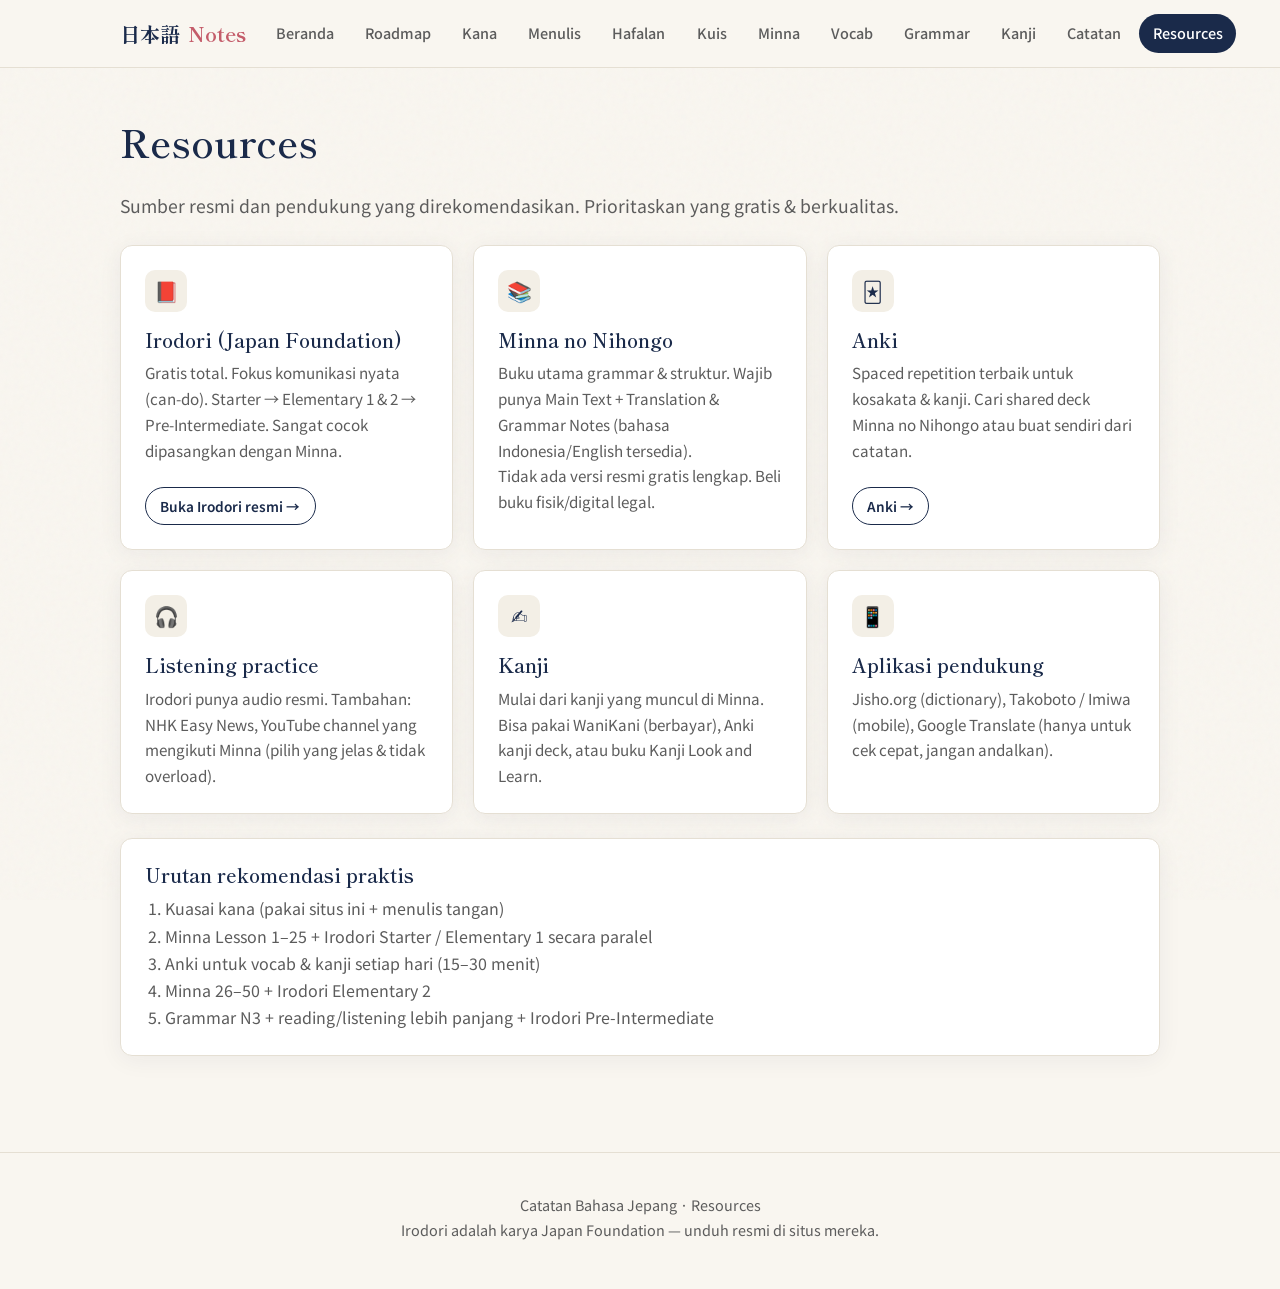
<file: resources.html>
<!DOCTYPE html>
<html lang="id">
<head>
  <meta charset="UTF-8">
  <meta name="viewport" content="width=device-width, initial-scale=1">
  <title>Resources | Catatan Bahasa Jepang</title>
  <meta name="description" content="Link resmi Irodori, Minna companion, Anki, dan sumber belajar bahasa Jepang gratis.">
  <link rel="preconnect" href="https://fonts.googleapis.com">
  <link rel="preconnect" href="https://fonts.gstatic.com" crossorigin>
  <link href="https://fonts.googleapis.com/css2?family=Noto+Sans+JP:wght@400;500;600;700&family=Shippori+Mincho:wght@500;600;700&display=swap" rel="stylesheet">
  <link rel="stylesheet" href="css/style.css">
</head>
<body>
  <header class="site-header">
    <div class="container header-inner">
      <a href="index.html" class="logo">日本語<span>Notes</span></a>
      <button class="menu-toggle" aria-label="Menu" aria-expanded="false">
        <svg width="24" height="24" fill="none" stroke="currentColor" stroke-width="2"><path d="M4 6h16M4 12h16M4 18h16"/></svg>
      </button>
      <nav class="nav">
        <a href="index.html">Beranda</a>
        <a href="roadmap.html">Roadmap</a>
        <a href="kana.html">Kana</a>
        <a href="writing.html">Menulis</a>
        <a href="hafalan.html">Hafalan</a>
        <a href="quiz.html">Kuis</a>
        <a href="lessons.html">Minna</a>
        <a href="vocab.html">Vocab</a>
        <a href="grammar.html">Grammar</a>
        <a href="kanji.html">Kanji</a>
        <a href="notes.html">Catatan</a>
        <a href="resources.html" class="active">Resources</a>
      </nav>
    </div>
  </header>

  <main>
    <section class="section">
      <div class="container">
        <h1>Resources</h1>
        <p class="lead mb-2">Sumber resmi dan pendukung yang direkomendasikan. Prioritaskan yang gratis & berkualitas.</p>

        <div class="card-grid">
          <div class="card">
            <div class="card-icon">📕</div>
            <h3>Irodori (Japan Foundation)</h3>
            <p>Gratis total. Fokus komunikasi nyata (can-do). Starter → Elementary 1 & 2 → Pre-Intermediate. Sangat cocok dipasangkan dengan Minna.</p>
            <a href="https://www.irodori.jpf.go.jp/" target="_blank" rel="noopener" class="btn btn-outline btn-sm mt-2">Buka Irodori resmi →</a>
          </div>

          <div class="card">
            <div class="card-icon">📚</div>
            <h3>Minna no Nihongo</h3>
            <p>Buku utama grammar & struktur. Wajib punya Main Text + Translation & Grammar Notes (bahasa Indonesia/English tersedia).</p>
            <p class="small muted mb-0">Tidak ada versi resmi gratis lengkap. Beli buku fisik/digital legal.</p>
          </div>

          <div class="card">
            <div class="card-icon">🃏</div>
            <h3>Anki</h3>
            <p>Spaced repetition terbaik untuk kosakata & kanji. Cari shared deck Minna no Nihongo atau buat sendiri dari catatan.</p>
            <a href="https://apps.ankiweb.net/" target="_blank" rel="noopener" class="btn btn-outline btn-sm mt-2">Anki →</a>
          </div>

          <div class="card">
            <div class="card-icon">🎧</div>
            <h3>Listening practice</h3>
            <p>Irodori punya audio resmi. Tambahan: NHK Easy News, YouTube channel yang mengikuti Minna (pilih yang jelas & tidak overload).</p>
          </div>

          <div class="card">
            <div class="card-icon">✍️</div>
            <h3>Kanji</h3>
            <p>Mulai dari kanji yang muncul di Minna. Bisa pakai WaniKani (berbayar), Anki kanji deck, atau buku Kanji Look and Learn.</p>
          </div>

          <div class="card">
            <div class="card-icon">📱</div>
            <h3>Aplikasi pendukung</h3>
            <p>Jisho.org (dictionary), Takoboto / Imiwa (mobile), Google Translate (hanya untuk cek cepat, jangan andalkan).</p>
          </div>
        </div>

        <div class="card mt-2">
          <h3>Urutan rekomendasi praktis</h3>
          <ol style="padding-left:1.25rem;color:var(--text-muted);">
            <li>Kuasai kana (pakai situs ini + menulis tangan)</li>
            <li>Minna Lesson 1–25 + Irodori Starter / Elementary 1 secara paralel</li>
            <li>Anki untuk vocab & kanji setiap hari (15–30 menit)</li>
            <li>Minna 26–50 + Irodori Elementary 2</li>
            <li>Grammar N3 + reading/listening lebih panjang + Irodori Pre-Intermediate</li>
          </ol>
        </div>
      </div>
    </section>
  </main>

  <footer class="site-footer">
    <div class="container">
      <p>Catatan Bahasa Jepang · Resources<br>
      Irodori adalah karya Japan Foundation — unduh resmi di situs mereka.</p>
    </div>
  </footer>
  <script src="js/main.js"></script>
</body>
</html>
</file>
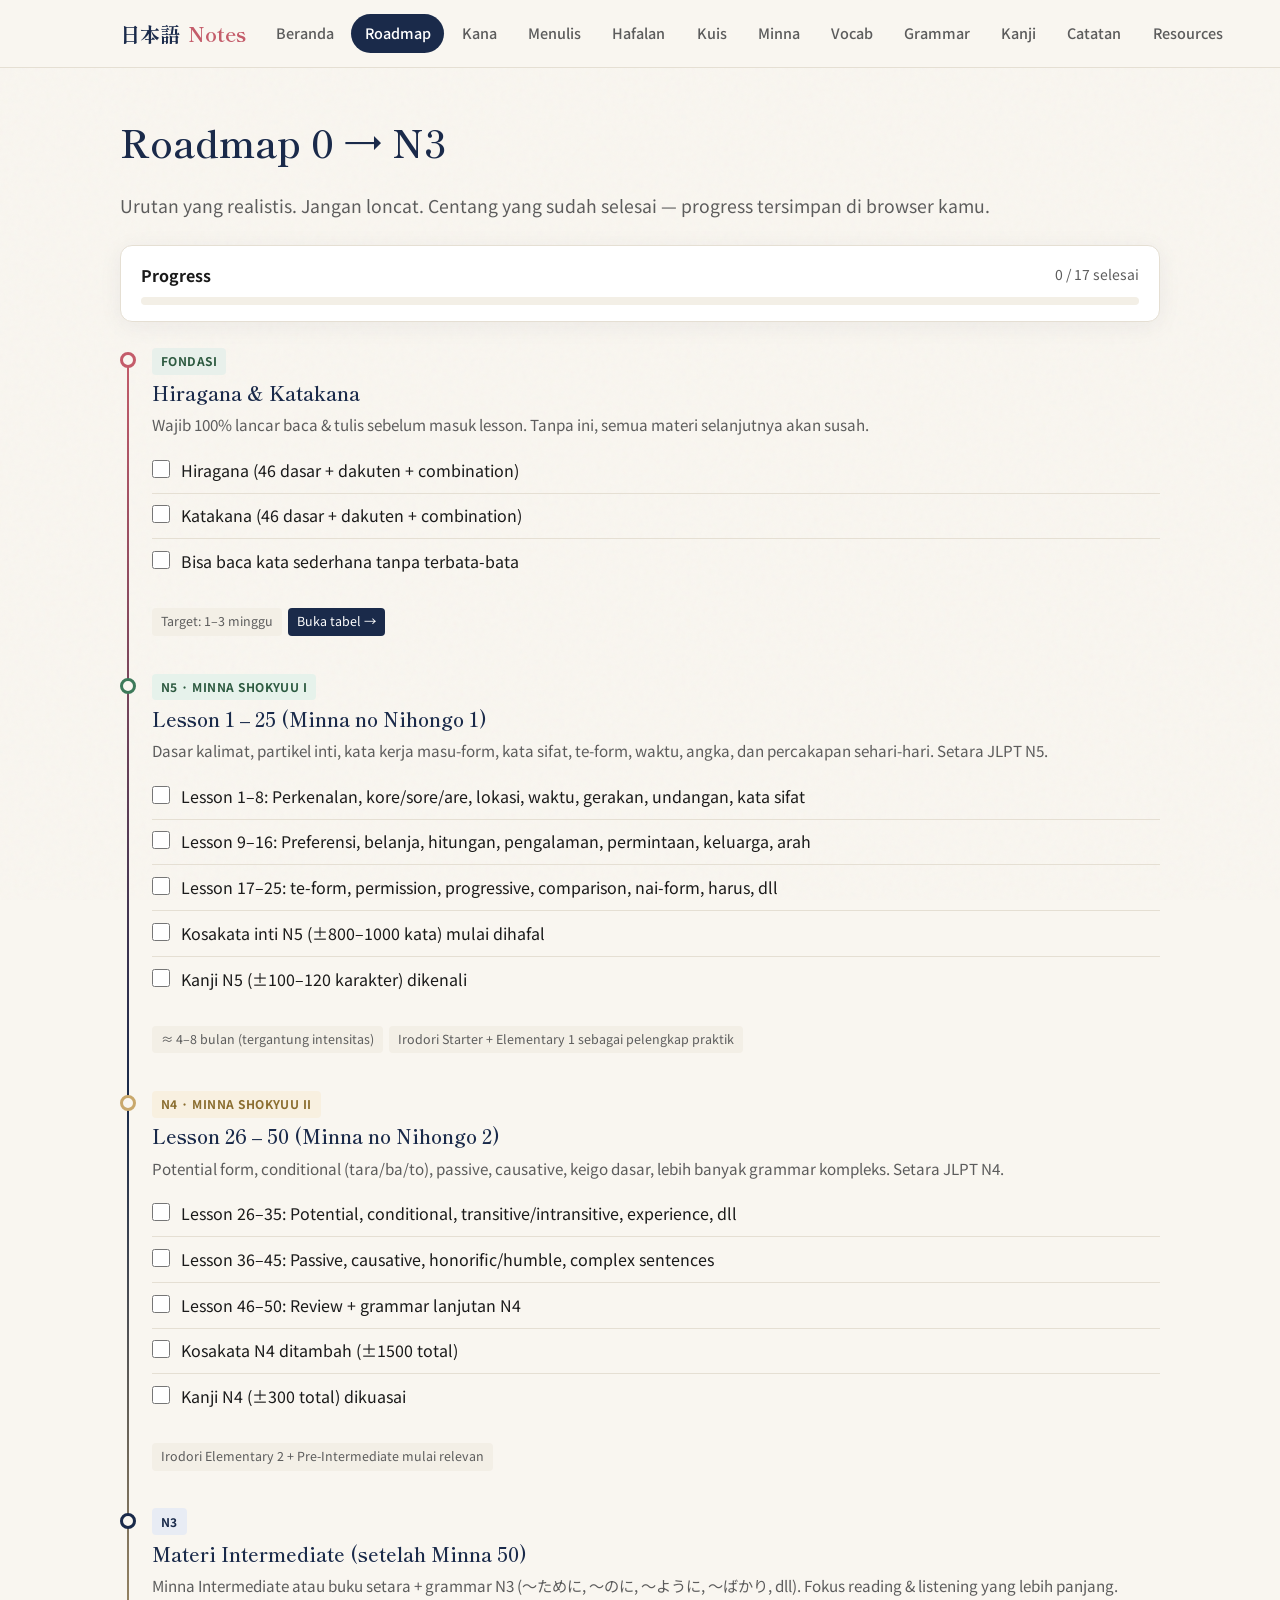
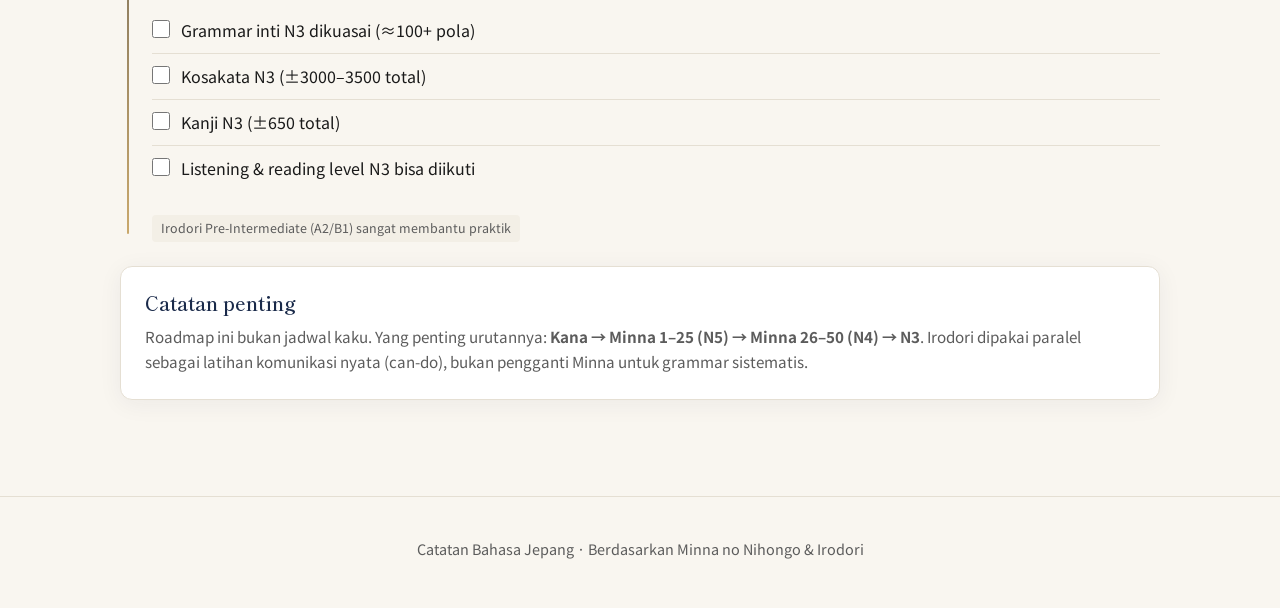
<file: roadmap.html>
<!DOCTYPE html>
<html lang="id">
<head>
  <meta charset="UTF-8">
  <meta name="viewport" content="width=device-width, initial-scale=1">
  <title>Roadmap Belajar | 0 → N3 · Catatan Bahasa Jepang</title>
  <meta name="description" content="Roadmap jelas belajar bahasa Jepang dari nol sampai JLPT N3 berdasarkan Minna no Nihongo dan Irodori.">
  <link rel="preconnect" href="https://fonts.googleapis.com">
  <link rel="preconnect" href="https://fonts.gstatic.com" crossorigin>
  <link href="https://fonts.googleapis.com/css2?family=Noto+Sans+JP:wght@400;500;600;700&family=Shippori+Mincho:wght@500;600;700&display=swap" rel="stylesheet">
  <link rel="stylesheet" href="css/style.css">
</head>
<body>
  <header class="site-header">
    <div class="container header-inner">
      <a href="index.html" class="logo">日本語<span>Notes</span></a>
      <button class="menu-toggle" aria-label="Menu" aria-expanded="false">
        <svg width="24" height="24" fill="none" stroke="currentColor" stroke-width="2"><path d="M4 6h16M4 12h16M4 18h16"/></svg>
      </button>
      <nav class="nav">
        <a href="index.html">Beranda</a>
        <a href="roadmap.html" class="active">Roadmap</a>
        <a href="kana.html">Kana</a>
        <a href="writing.html">Menulis</a>
        <a href="hafalan.html">Hafalan</a>
        <a href="quiz.html">Kuis</a>
        <a href="lessons.html">Minna</a>
        <a href="vocab.html">Vocab</a>
        <a href="grammar.html">Grammar</a>
        <a href="kanji.html">Kanji</a>
        <a href="notes.html">Catatan</a>
        <a href="resources.html">Resources</a>
      </nav>
    </div>
  </header>

  <main>
    <section class="section">
      <div class="container">
        <h1>Roadmap 0 → N3</h1>
        <p class="lead mb-2">Urutan yang realistis. Jangan loncat. Centang yang sudah selesai — progress tersimpan di browser kamu.</p>

        <div class="card mb-2" style="padding: 1rem 1.25rem;">
          <div style="display:flex;justify-content:space-between;align-items:center;margin-bottom:0.5rem;">
            <strong>Progress</strong>
            <span id="progress-text" class="small muted">0 / 0 selesai</span>
          </div>
          <div style="height:8px;background:var(--bg-soft);border-radius:4px;overflow:hidden;">
            <div id="progress-bar" style="height:100%;width:0%;background:var(--primary);transition:width 0.3s;"></div>
          </div>
        </div>

        <div class="roadmap-timeline">

          <!-- START -->
          <div class="roadmap-item">
            <div class="roadmap-dot"></div>
            <span class="roadmap-level level-start">Fondasi</span>
            <h3>Hiragana & Katakana</h3>
            <p>Wajib 100% lancar baca & tulis sebelum masuk lesson. Tanpa ini, semua materi selanjutnya akan susah.</p>
            <ul class="check-list">
              <li>
                <input type="checkbox" id="chk-hira">
                <label for="chk-hira">Hiragana (46 dasar + dakuten + combination)</label>
              </li>
              <li>
                <input type="checkbox" id="chk-kata">
                <label for="chk-kata">Katakana (46 dasar + dakuten + combination)</label>
              </li>
              <li>
                <input type="checkbox" id="chk-kana-speed">
                <label for="chk-kana-speed">Bisa baca kata sederhana tanpa terbata-bata</label>
              </li>
            </ul>
            <div class="tag-list mt-2">
              <span class="tag">Target: 1–3 minggu</span>
              <a href="kana.html" class="tag" style="background:var(--primary);color:#fff;">Buka tabel →</a>
            </div>
          </div>

          <!-- N5 / Minna 1-25 -->
          <div class="roadmap-item n5">
            <div class="roadmap-dot"></div>
            <span class="roadmap-level level-n5">N5 · Minna Shokyuu I</span>
            <h3>Lesson 1 – 25 (Minna no Nihongo 1)</h3>
            <p>Dasar kalimat, partikel inti, kata kerja masu-form, kata sifat, te-form, waktu, angka, dan percakapan sehari-hari. Setara JLPT N5.</p>
            <ul class="check-list">
              <li>
                <input type="checkbox" id="chk-l1-8">
                <label for="chk-l1-8">Lesson 1–8: Perkenalan, kore/sore/are, lokasi, waktu, gerakan, undangan, kata sifat</label>
              </li>
              <li>
                <input type="checkbox" id="chk-l9-16">
                <label for="chk-l9-16">Lesson 9–16: Preferensi, belanja, hitungan, pengalaman, permintaan, keluarga, arah</label>
              </li>
              <li>
                <input type="checkbox" id="chk-l17-25">
                <label for="chk-l17-25">Lesson 17–25: te-form, permission, progressive, comparison, nai-form, harus, dll</label>
              </li>
              <li>
                <input type="checkbox" id="chk-n5-vocab">
                <label for="chk-n5-vocab">Kosakata inti N5 (±800–1000 kata) mulai dihafal</label>
              </li>
              <li>
                <input type="checkbox" id="chk-n5-kanji">
                <label for="chk-n5-kanji">Kanji N5 (±100–120 karakter) dikenali</label>
              </li>
            </ul>
            <div class="tag-list mt-2">
              <span class="tag">≈ 4–8 bulan (tergantung intensitas)</span>
              <span class="tag">Irodori Starter + Elementary 1 sebagai pelengkap praktik</span>
            </div>
          </div>

          <!-- N4 / Minna 26-50 -->
          <div class="roadmap-item n4">
            <div class="roadmap-dot"></div>
            <span class="roadmap-level level-n4">N4 · Minna Shokyuu II</span>
            <h3>Lesson 26 – 50 (Minna no Nihongo 2)</h3>
            <p>Potential form, conditional (tara/ba/to), passive, causative, keigo dasar, lebih banyak grammar kompleks. Setara JLPT N4.</p>
            <ul class="check-list">
              <li>
                <input type="checkbox" id="chk-l26-35">
                <label for="chk-l26-35">Lesson 26–35: Potential, conditional, transitive/intransitive, experience, dll</label>
              </li>
              <li>
                <input type="checkbox" id="chk-l36-45">
                <label for="chk-l36-45">Lesson 36–45: Passive, causative, honorific/humble, complex sentences</label>
              </li>
              <li>
                <input type="checkbox" id="chk-l46-50">
                <label for="chk-l46-50">Lesson 46–50: Review + grammar lanjutan N4</label>
              </li>
              <li>
                <input type="checkbox" id="chk-n4-vocab">
                <label for="chk-n4-vocab">Kosakata N4 ditambah (±1500 total)</label>
              </li>
              <li>
                <input type="checkbox" id="chk-n4-kanji">
                <label for="chk-n4-kanji">Kanji N4 (±300 total) dikuasai</label>
              </li>
            </ul>
            <div class="tag-list mt-2">
              <span class="tag">Irodori Elementary 2 + Pre-Intermediate mulai relevan</span>
            </div>
          </div>

          <!-- N3 -->
          <div class="roadmap-item n3">
            <div class="roadmap-dot"></div>
            <span class="roadmap-level level-n3">N3</span>
            <h3>Materi Intermediate (setelah Minna 50)</h3>
            <p>Minna Intermediate atau buku setara + grammar N3 (～ために, ～のに, ～ように, ～ばかり, dll). Fokus reading & listening yang lebih panjang.</p>
            <ul class="check-list">
              <li>
                <input type="checkbox" id="chk-n3-grammar">
                <label for="chk-n3-grammar">Grammar inti N3 dikuasai (≈100+ pola)</label>
              </li>
              <li>
                <input type="checkbox" id="chk-n3-vocab">
                <label for="chk-n3-vocab">Kosakata N3 (±3000–3500 total)</label>
              </li>
              <li>
                <input type="checkbox" id="chk-n3-kanji">
                <label for="chk-n3-kanji">Kanji N3 (±650 total)</label>
              </li>
              <li>
                <input type="checkbox" id="chk-n3-listening">
                <label for="chk-n3-listening">Listening & reading level N3 bisa diikuti</label>
              </li>
            </ul>
            <div class="tag-list mt-2">
              <span class="tag">Irodori Pre-Intermediate (A2/B1) sangat membantu praktik</span>
            </div>
          </div>

        </div>

        <div class="card mt-2">
          <h3>Catatan penting</h3>
          <p class="muted mb-0">Roadmap ini bukan jadwal kaku. Yang penting urutannya: <strong>Kana → Minna 1–25 (N5) → Minna 26–50 (N4) → N3</strong>. Irodori dipakai paralel sebagai latihan komunikasi nyata (can-do), bukan pengganti Minna untuk grammar sistematis.</p>
        </div>
      </div>
    </section>
  </main>

  <footer class="site-footer">
    <div class="container">
      <p>Catatan Bahasa Jepang · Berdasarkan Minna no Nihongo & Irodori</p>
    </div>
  </footer>
  <script src="js/main.js"></script>
</body>
</html>
</file>
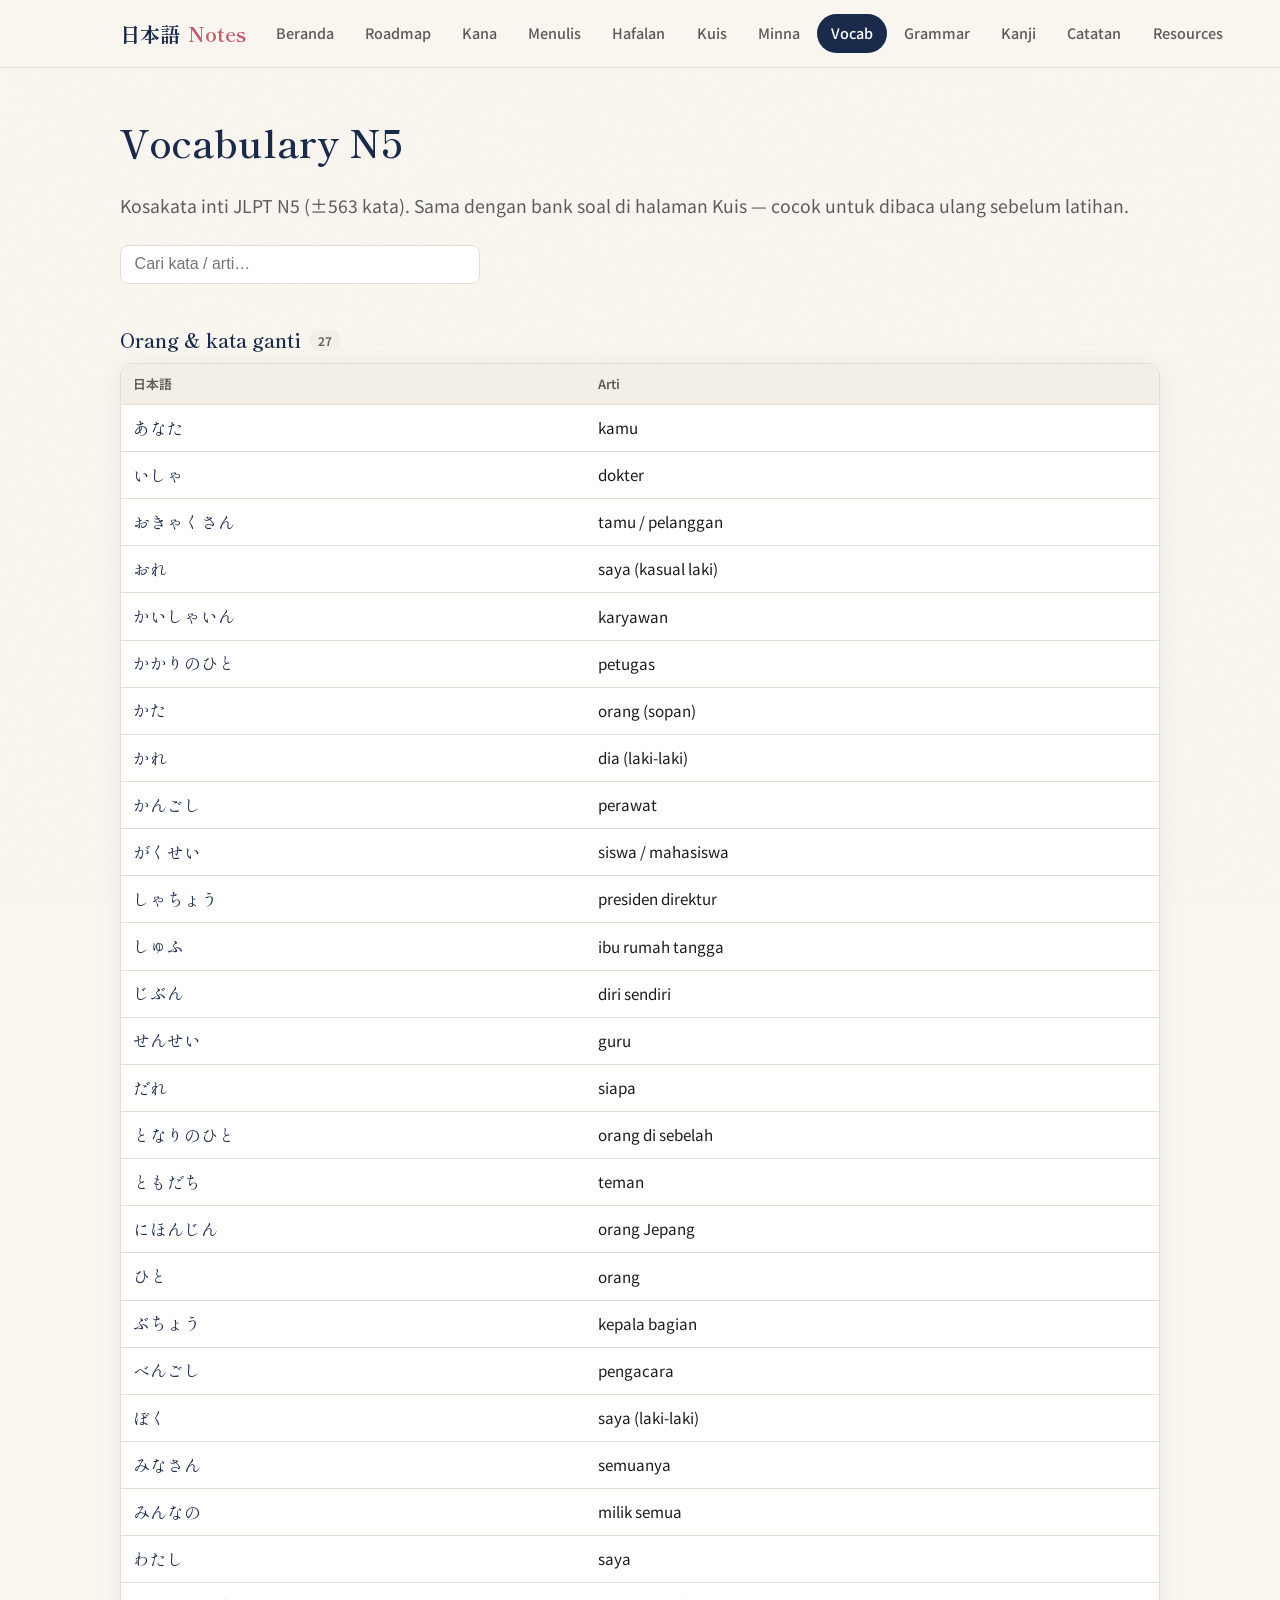
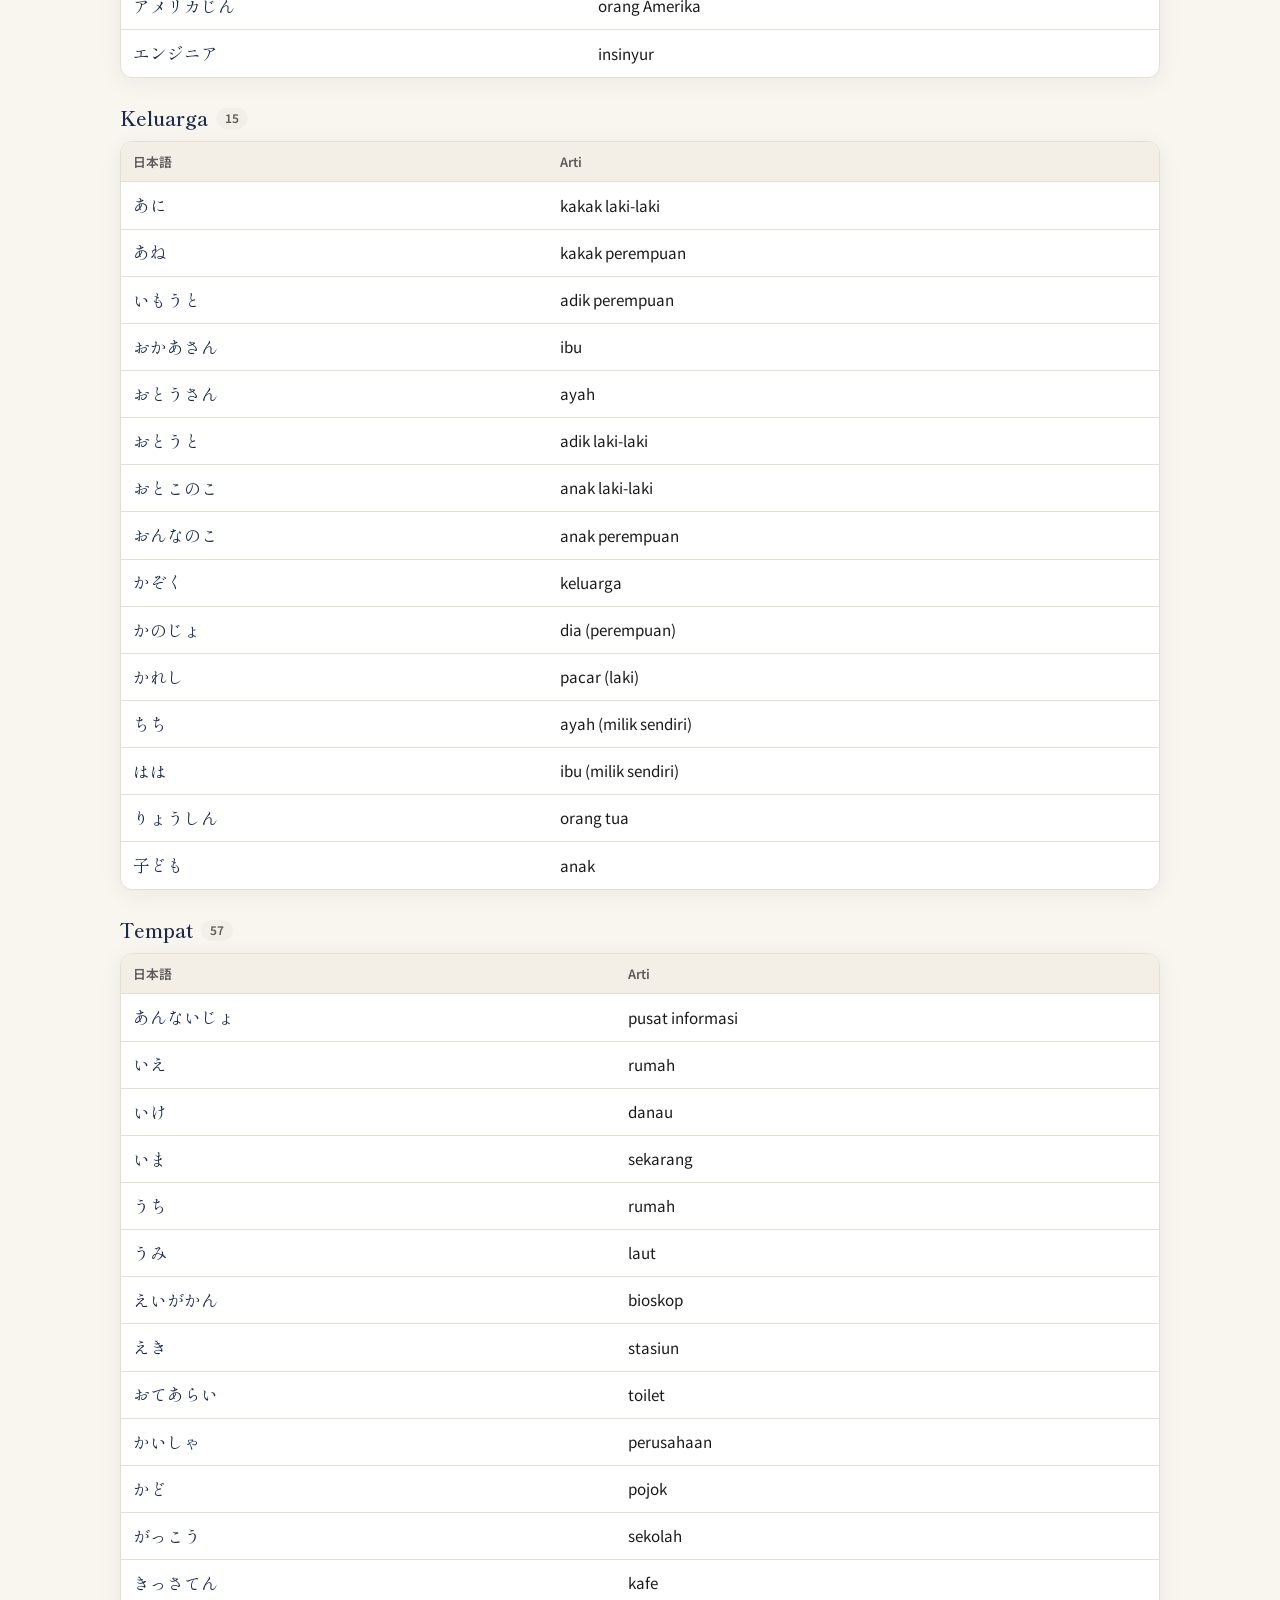
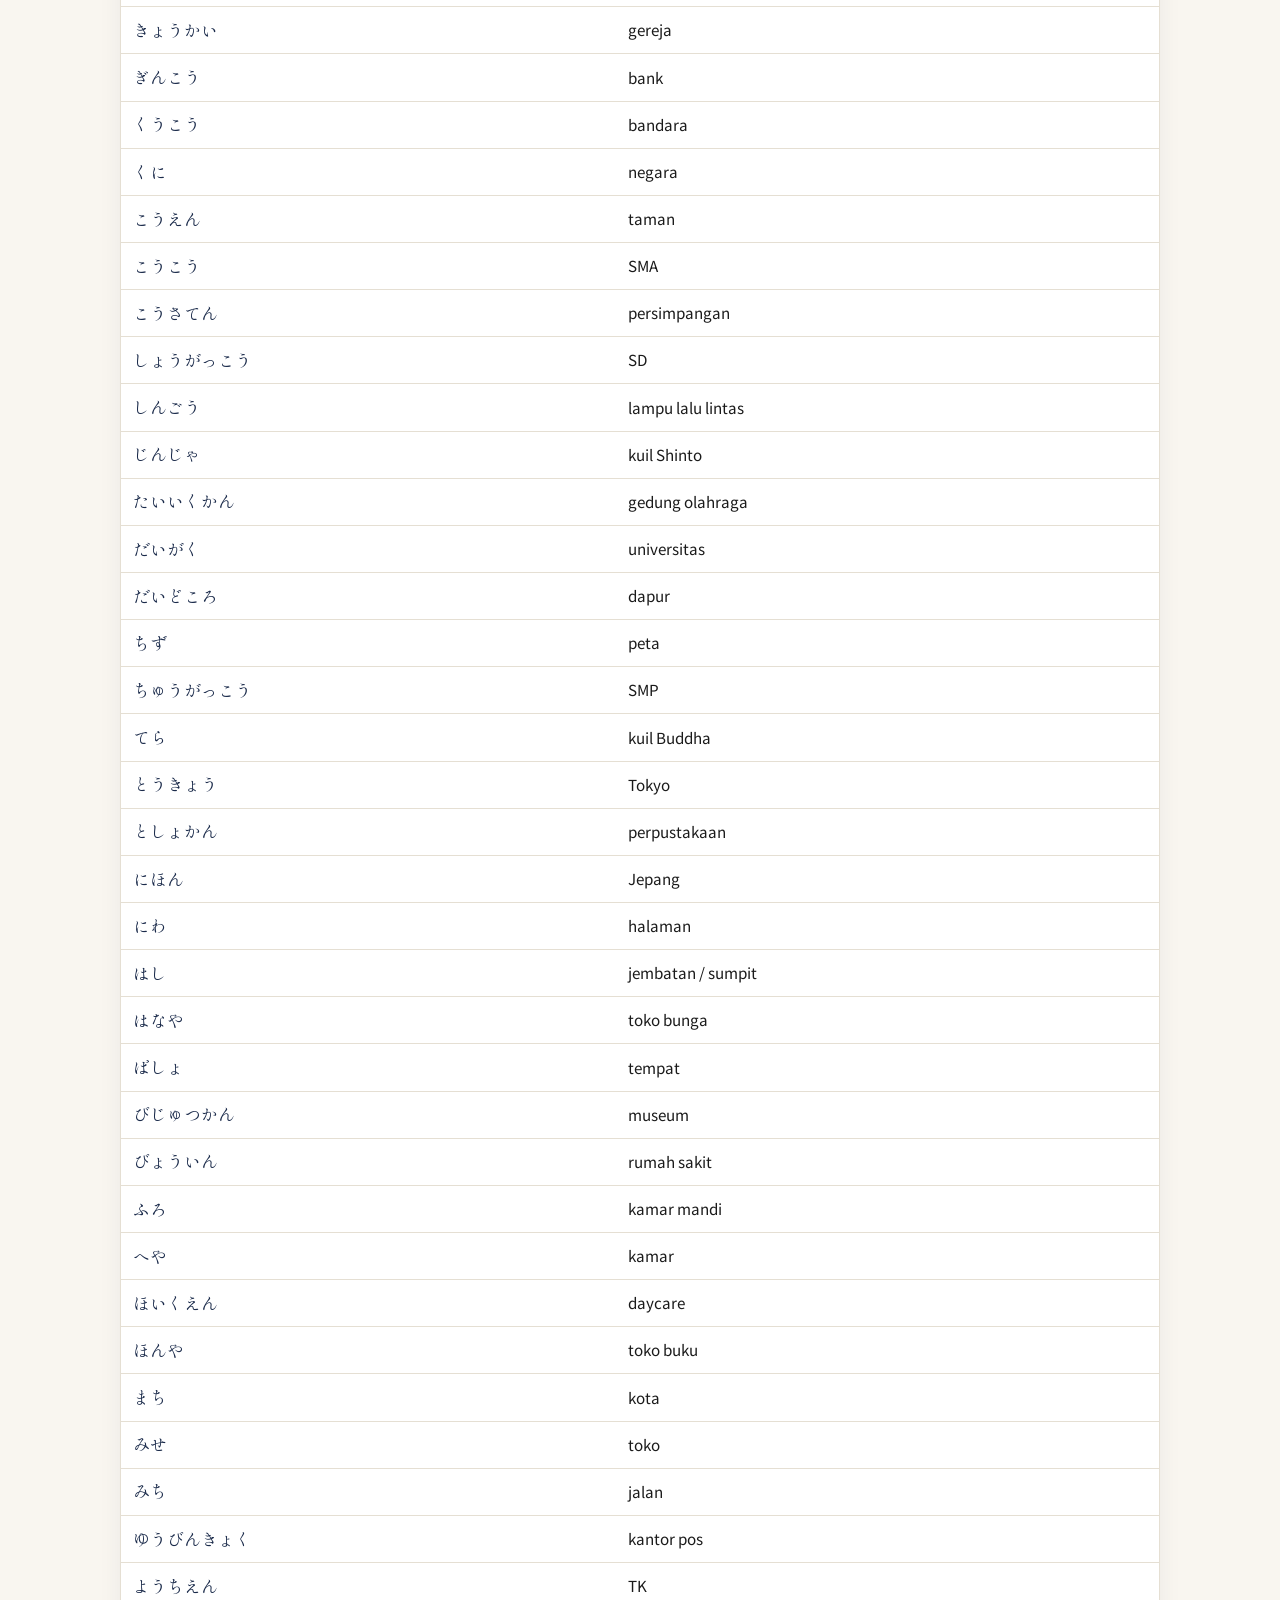
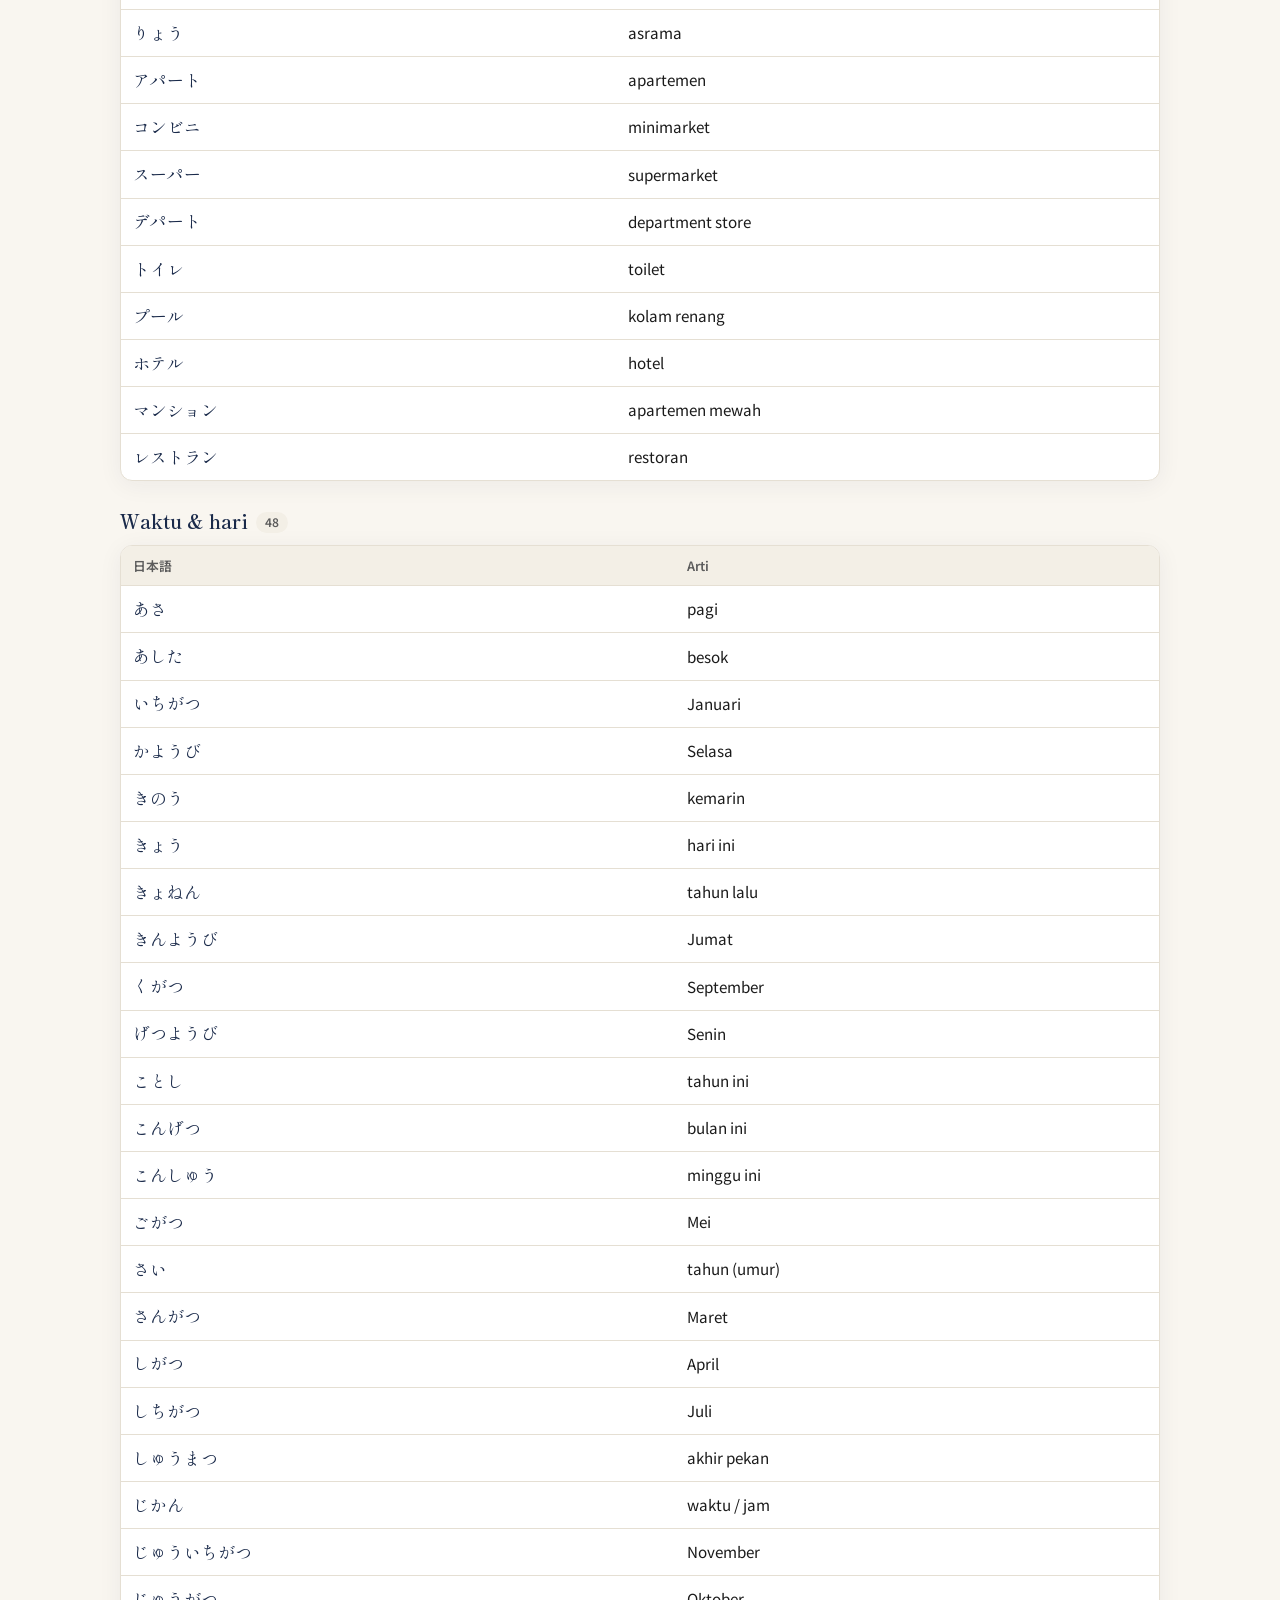
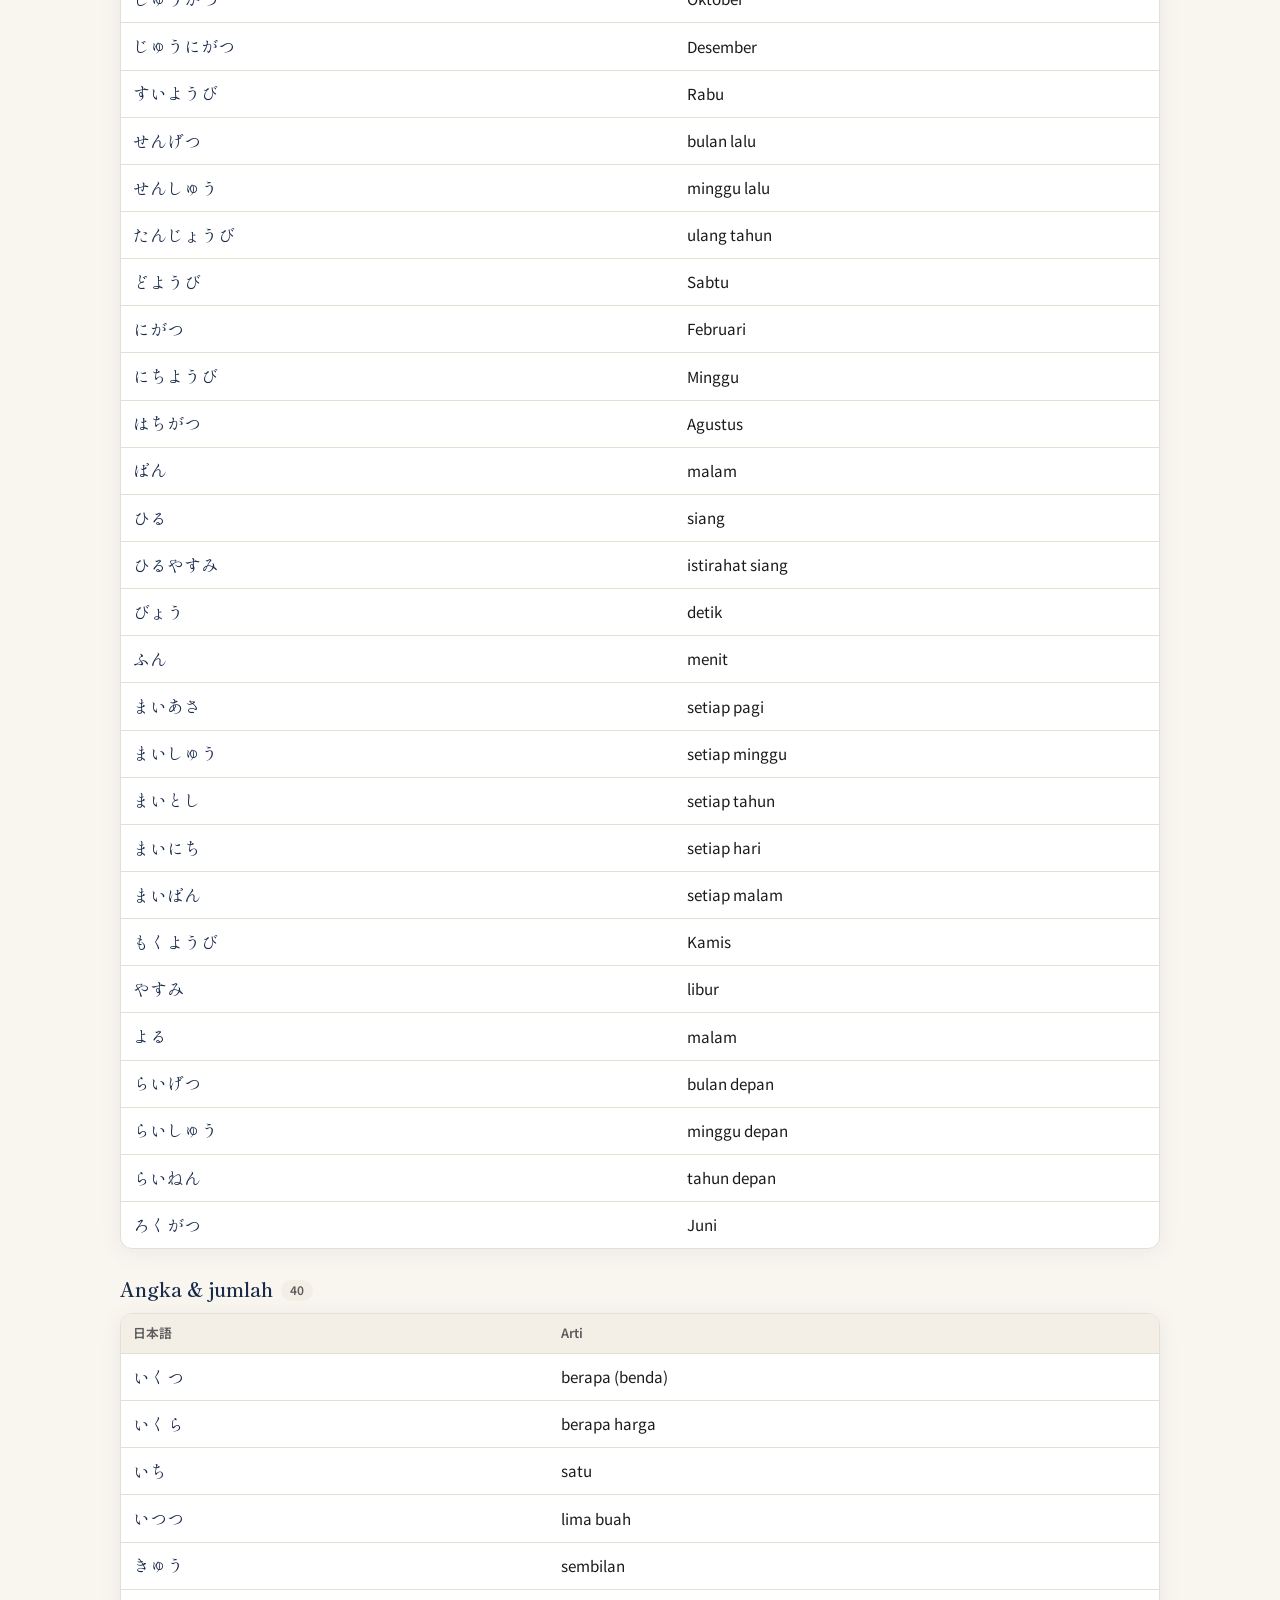
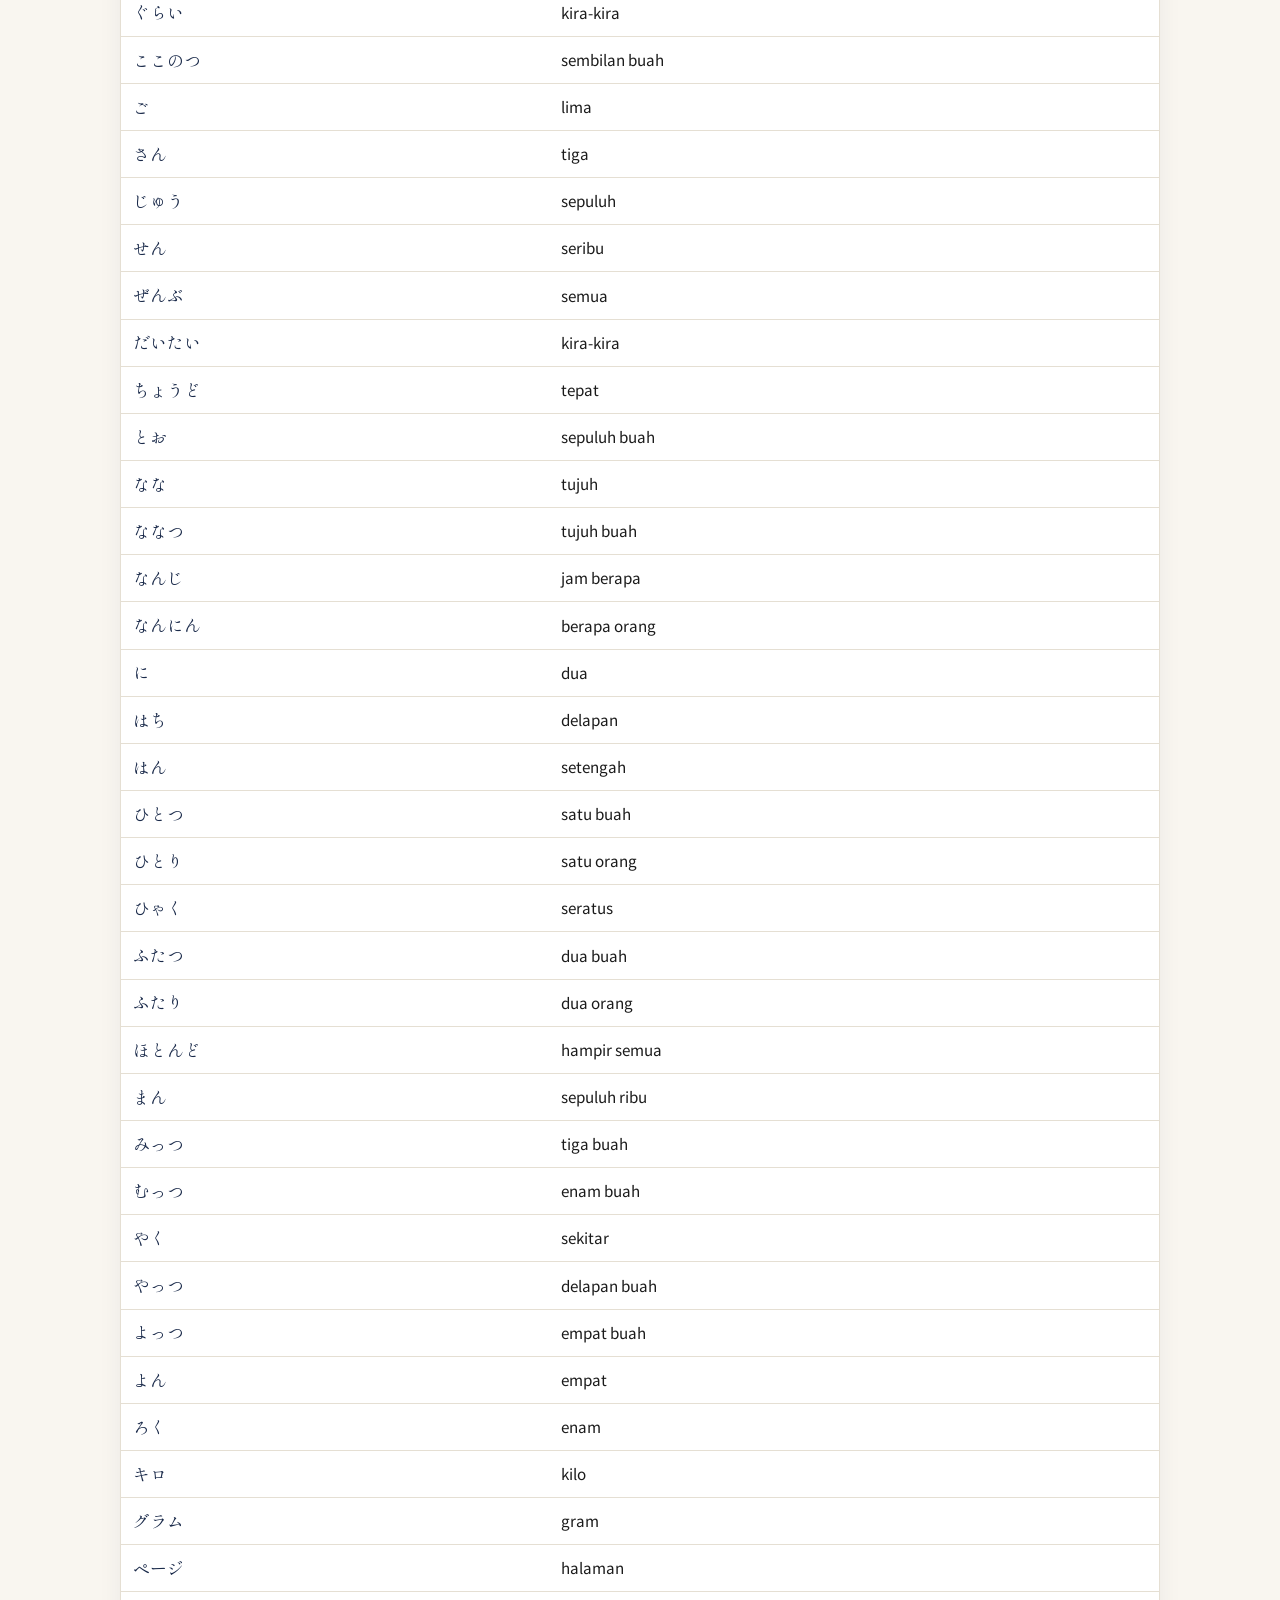
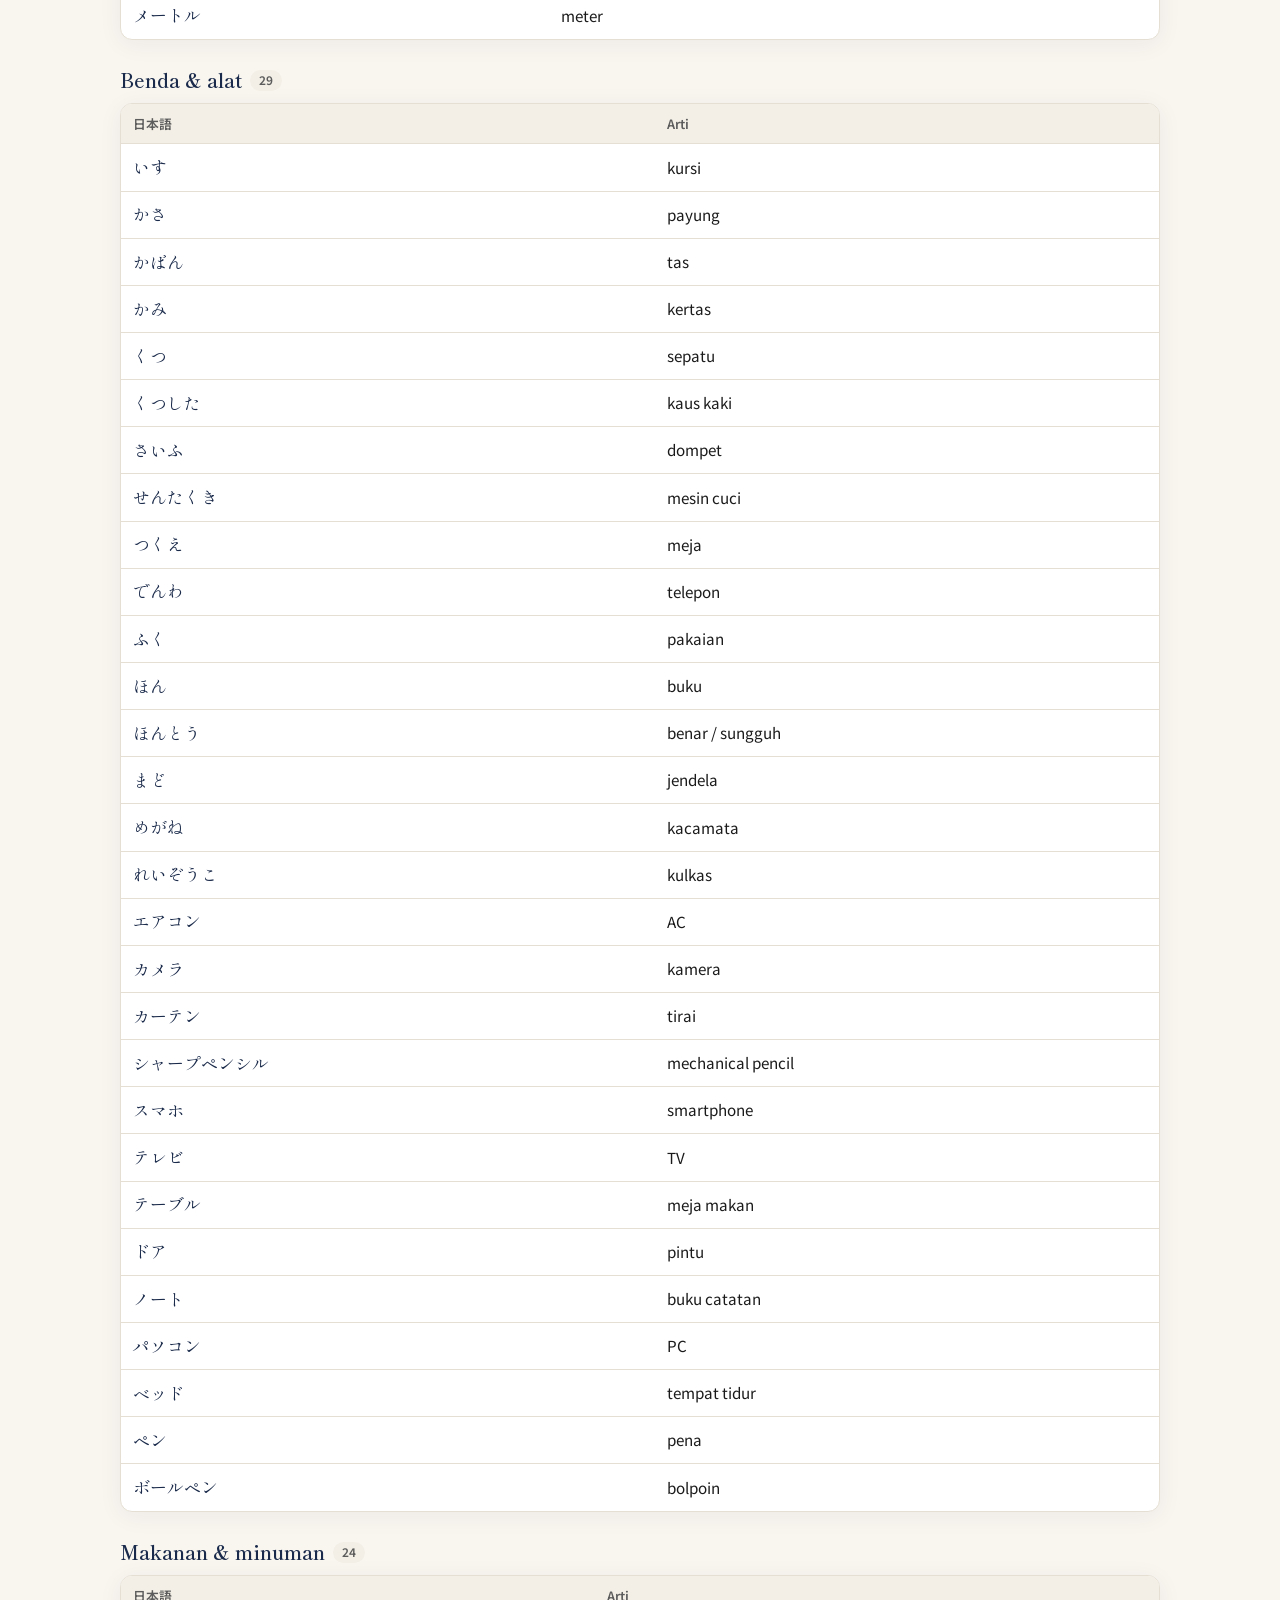
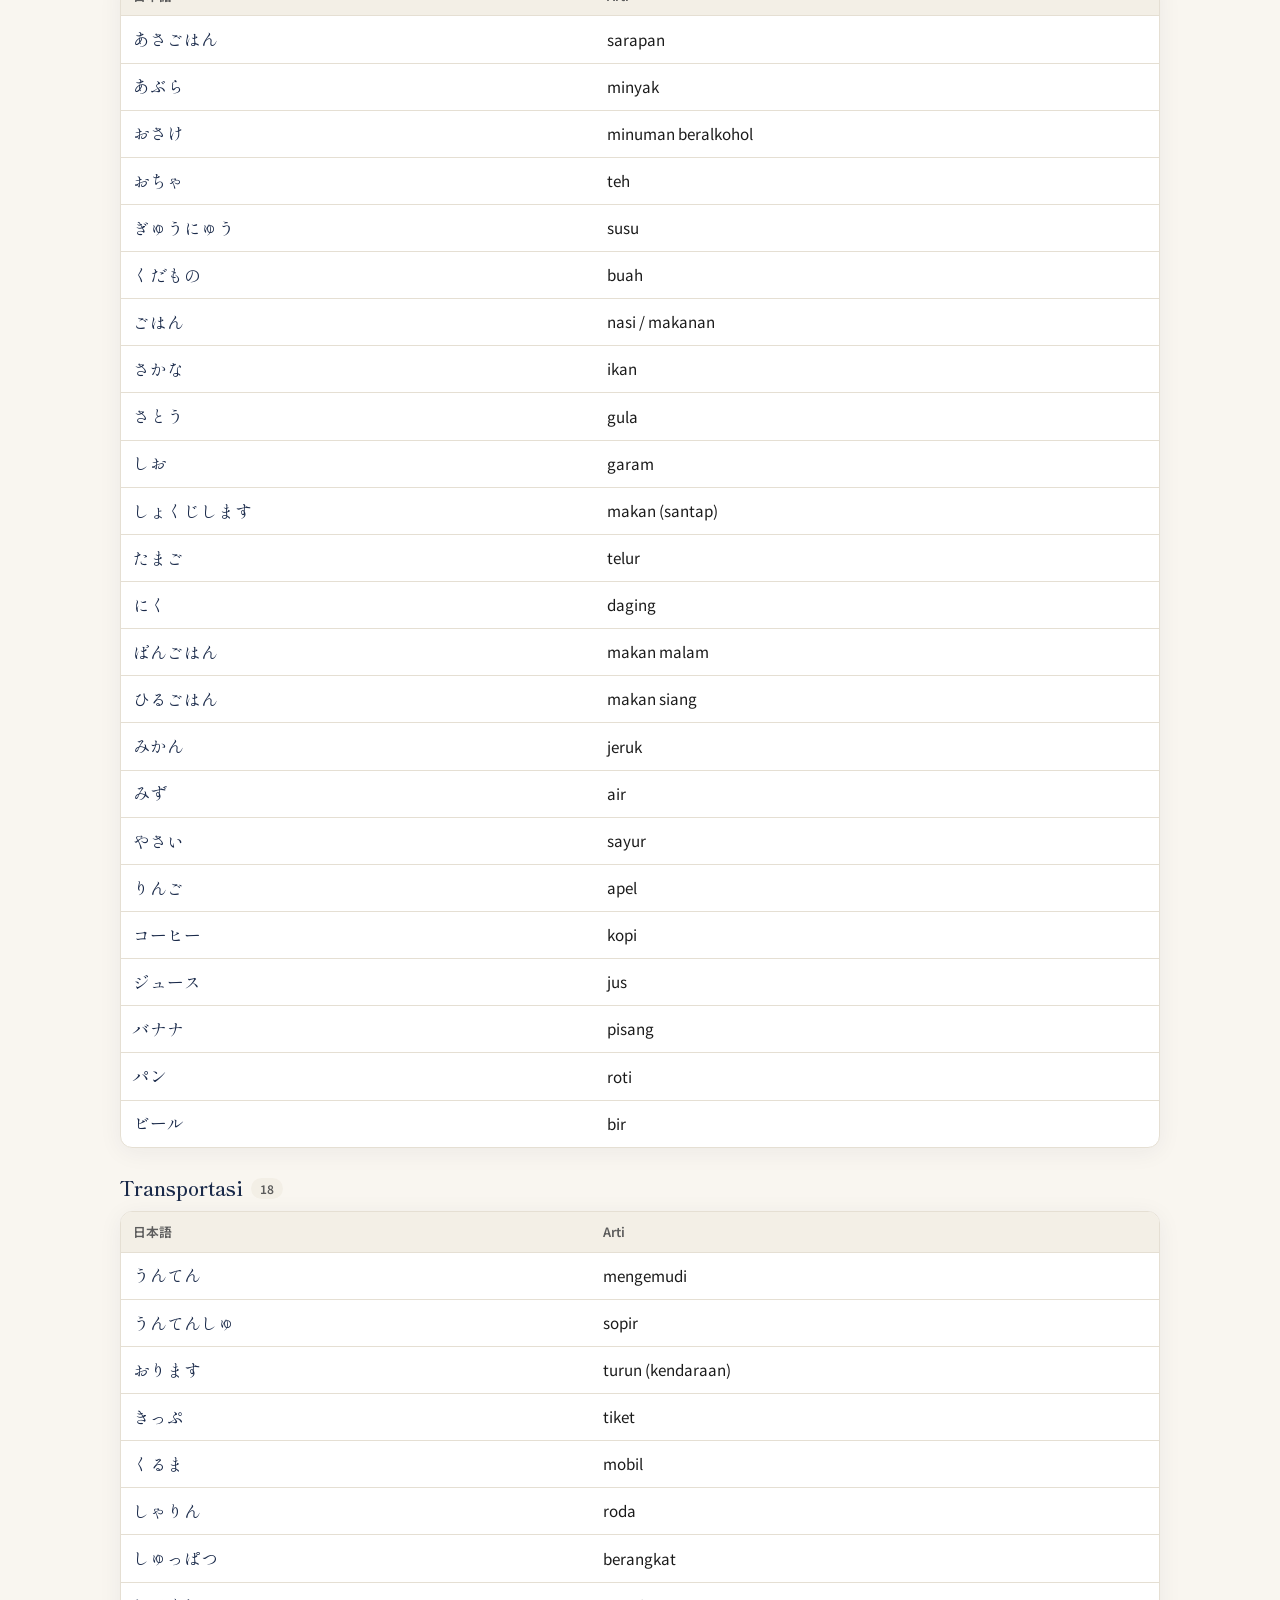
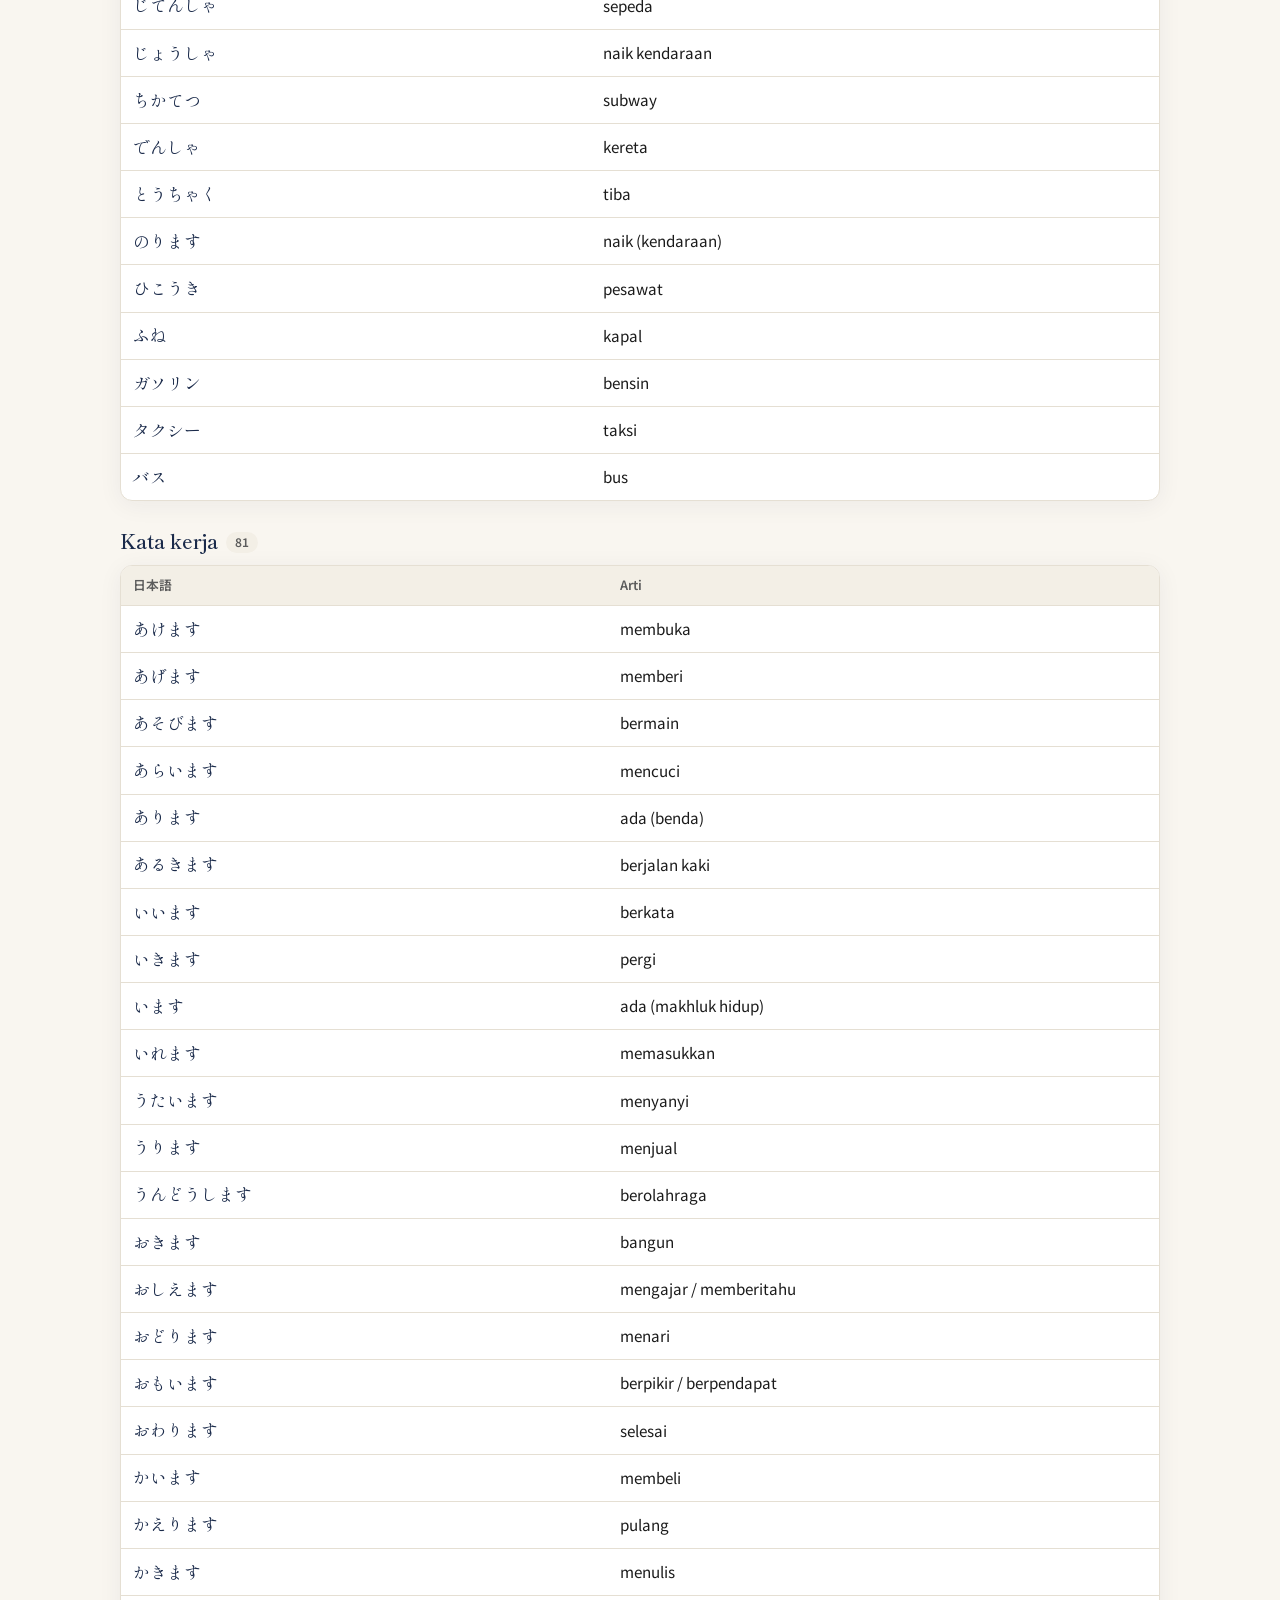
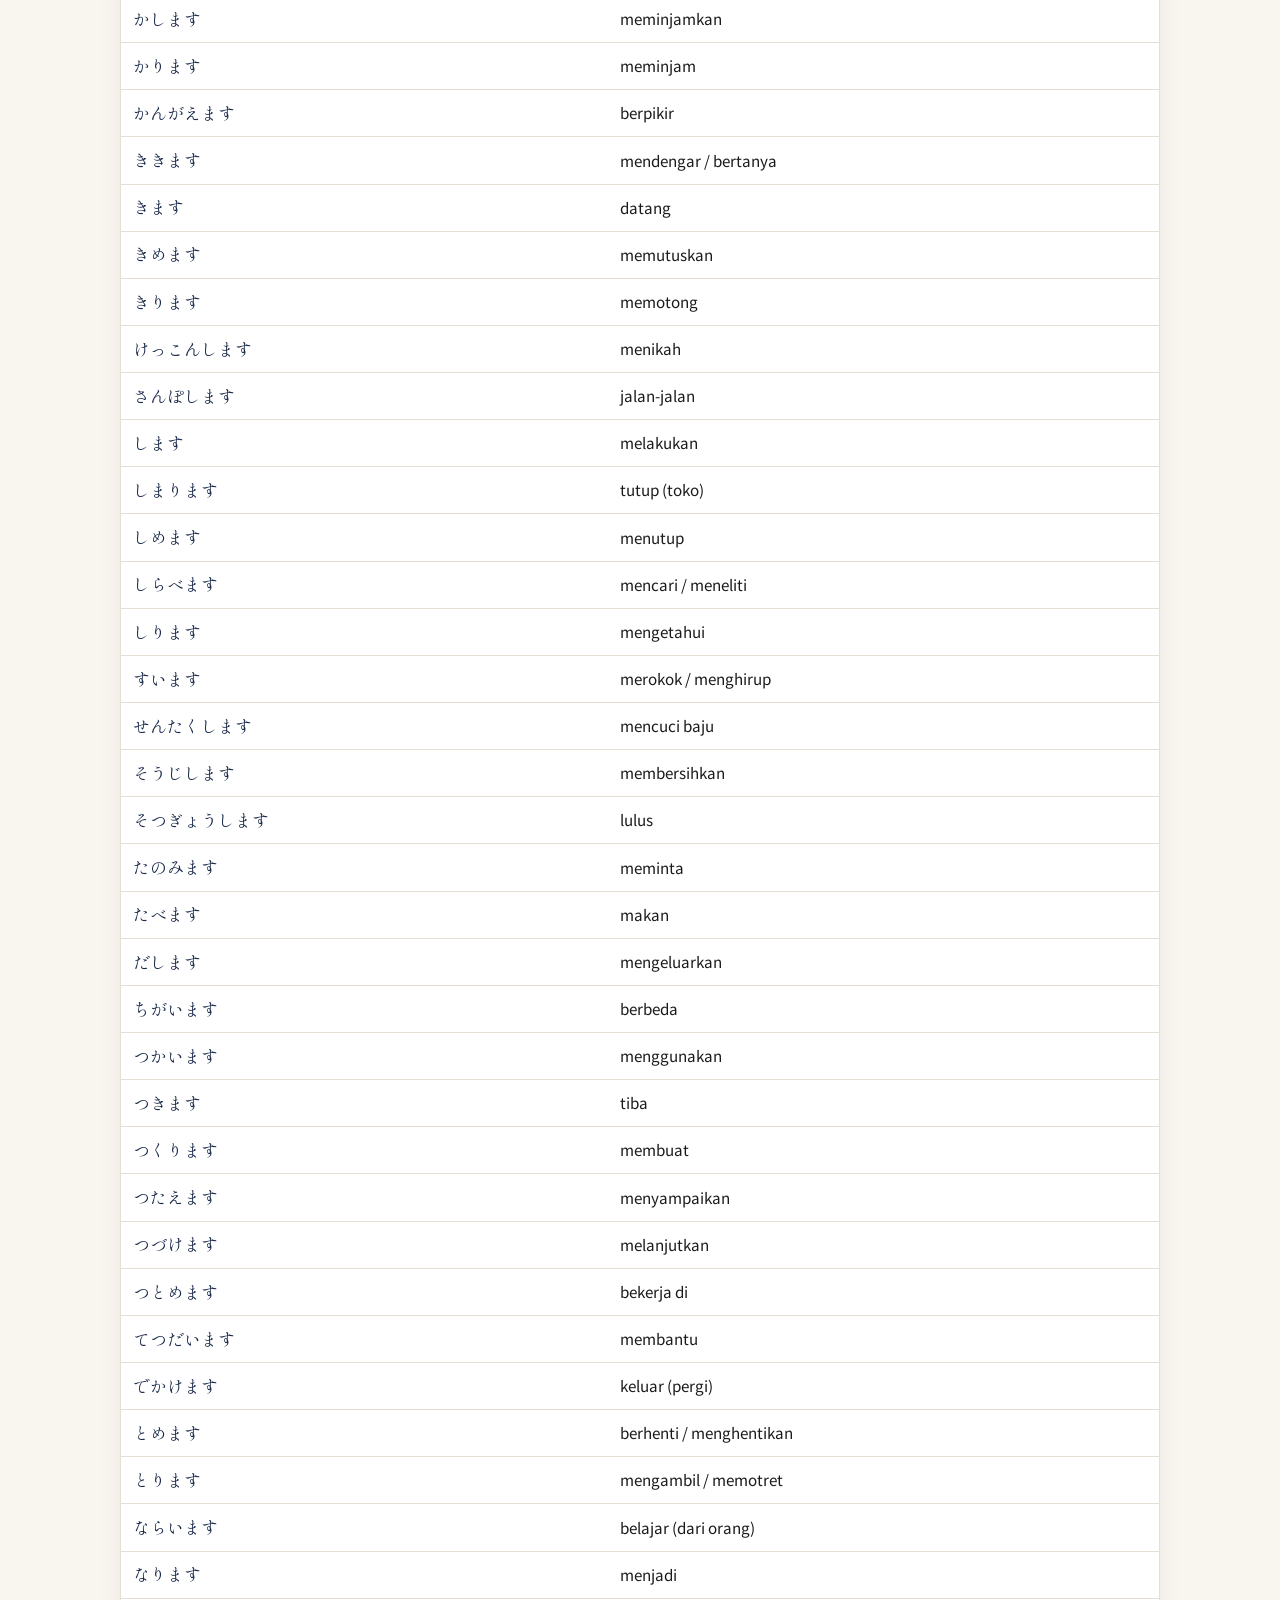
<file: vocab.html>
<!DOCTYPE html>
<html lang="id">
<head>
  <meta charset="UTF-8">
  <meta name="viewport" content="width=device-width, initial-scale=1">
  <title>Vocabulary N5 | Catatan Bahasa Jepang</title>
  <meta name="description" content="Kosakata JLPT N5 lengkap untuk review. Selaras dengan bank soal kuis.">
  <link rel="preconnect" href="https://fonts.googleapis.com">
  <link rel="preconnect" href="https://fonts.gstatic.com" crossorigin>
  <link href="https://fonts.googleapis.com/css2?family=Noto+Sans+JP:wght@400;500;600;700&family=Shippori+Mincho:wght@500;600;700&display=swap" rel="stylesheet">
  <link rel="stylesheet" href="css/style.css">
  <style>
    .vocab-cat { margin-top: 1.75rem; margin-bottom: 0.6rem; display: flex; align-items: center; gap: 0.5rem; }
    .vocab-cat .badge {
      font-size: 0.75rem; font-weight: 600; background: var(--bg-soft);
      color: var(--text-muted); border-radius: 999px; padding: 0.15rem 0.55rem;
      font-family: var(--font-sans);
    }
    .vocab-table { width: 100%; border-collapse: collapse; font-size: 0.95rem; }
    .vocab-table th, .vocab-table td {
      text-align: left; padding: 0.55rem 0.75rem; border-bottom: 1px solid var(--border);
    }
    .vocab-table th { color: var(--text-muted); font-weight: 600; font-size: 0.8rem; }
    .vocab-table td:first-child { font-family: var(--font-serif); font-size: 1.05rem; color: var(--primary); white-space: nowrap; }
    .table-wrap {
      background: var(--bg-card); border: 1px solid var(--border); border-radius: var(--radius);
      overflow: hidden; margin-bottom: 0.5rem; box-shadow: var(--shadow);
    }
    .search-box {
      width: 100%; max-width: 360px; padding: 0.6rem 0.85rem; border: 1px solid var(--border);
      border-radius: var(--radius-sm); font-size: 1rem; margin-bottom: 1rem;
    }
  </style>
</head>
<body>
  <header class="site-header">
    <div class="container header-inner">
      <a href="index.html" class="logo">日本語<span>Notes</span></a>
      <button class="menu-toggle" aria-label="Menu" aria-expanded="false">
        <svg width="24" height="24" fill="none" stroke="currentColor" stroke-width="2"><path d="M4 6h16M4 12h16M4 18h16"/></svg>
      </button>
      <nav class="nav">
        <a href="index.html">Beranda</a>
        <a href="roadmap.html">Roadmap</a>
        <a href="kana.html">Kana</a>
        <a href="writing.html">Menulis</a>
        <a href="hafalan.html">Hafalan</a>
        <a href="quiz.html">Kuis</a>
        <a href="lessons.html">Minna</a>
        <a href="vocab.html" class="active">Vocab</a>
        <a href="grammar.html">Grammar</a>
        <a href="kanji.html">Kanji</a>
        <a href="notes.html">Catatan</a>
        <a href="resources.html">Resources</a>
      </nav>
    </div>
  </header>

  <main>
    <section class="section">
      <div class="container">
        <h1>Vocabulary N5</h1>
        <p class="lead mb-2">Kosakata inti JLPT N5 (±563 kata). Sama dengan bank soal di halaman Kuis — cocok untuk dibaca ulang sebelum latihan.</p>
        <input type="search" class="search-box" id="vocab-search" placeholder="Cari kata / arti…" autocomplete="off">

          <h3 class="vocab-cat">Orang & kata ganti <span class="badge">27</span></h3>
          <div class="table-wrap"><table class="vocab-table"><thead><tr><th>日本語</th><th>Arti</th></tr></thead><tbody>
            <tr><td>あなた</td><td>kamu</td></tr>
            <tr><td>いしゃ</td><td>dokter</td></tr>
            <tr><td>おきゃくさん</td><td>tamu / pelanggan</td></tr>
            <tr><td>おれ</td><td>saya (kasual laki)</td></tr>
            <tr><td>かいしゃいん</td><td>karyawan</td></tr>
            <tr><td>かかりのひと</td><td>petugas</td></tr>
            <tr><td>かた</td><td>orang (sopan)</td></tr>
            <tr><td>かれ</td><td>dia (laki-laki)</td></tr>
            <tr><td>かんごし</td><td>perawat</td></tr>
            <tr><td>がくせい</td><td>siswa / mahasiswa</td></tr>
            <tr><td>しゃちょう</td><td>presiden direktur</td></tr>
            <tr><td>しゅふ</td><td>ibu rumah tangga</td></tr>
            <tr><td>じぶん</td><td>diri sendiri</td></tr>
            <tr><td>せんせい</td><td>guru</td></tr>
            <tr><td>だれ</td><td>siapa</td></tr>
            <tr><td>となりのひと</td><td>orang di sebelah</td></tr>
            <tr><td>ともだち</td><td>teman</td></tr>
            <tr><td>にほんじん</td><td>orang Jepang</td></tr>
            <tr><td>ひと</td><td>orang</td></tr>
            <tr><td>ぶちょう</td><td>kepala bagian</td></tr>
            <tr><td>べんごし</td><td>pengacara</td></tr>
            <tr><td>ぼく</td><td>saya (laki-laki)</td></tr>
            <tr><td>みなさん</td><td>semuanya</td></tr>
            <tr><td>みんなの</td><td>milik semua</td></tr>
            <tr><td>わたし</td><td>saya</td></tr>
            <tr><td>アメリカじん</td><td>orang Amerika</td></tr>
            <tr><td>エンジニア</td><td>insinyur</td></tr>
          </tbody></table></div>
          <h3 class="vocab-cat">Keluarga <span class="badge">15</span></h3>
          <div class="table-wrap"><table class="vocab-table"><thead><tr><th>日本語</th><th>Arti</th></tr></thead><tbody>
            <tr><td>あに</td><td>kakak laki-laki</td></tr>
            <tr><td>あね</td><td>kakak perempuan</td></tr>
            <tr><td>いもうと</td><td>adik perempuan</td></tr>
            <tr><td>おかあさん</td><td>ibu</td></tr>
            <tr><td>おとうさん</td><td>ayah</td></tr>
            <tr><td>おとうと</td><td>adik laki-laki</td></tr>
            <tr><td>おとこのこ</td><td>anak laki-laki</td></tr>
            <tr><td>おんなのこ</td><td>anak perempuan</td></tr>
            <tr><td>かぞく</td><td>keluarga</td></tr>
            <tr><td>かのじょ</td><td>dia (perempuan)</td></tr>
            <tr><td>かれし</td><td>pacar (laki)</td></tr>
            <tr><td>ちち</td><td>ayah (milik sendiri)</td></tr>
            <tr><td>はは</td><td>ibu (milik sendiri)</td></tr>
            <tr><td>りょうしん</td><td>orang tua</td></tr>
            <tr><td>子ども</td><td>anak</td></tr>
          </tbody></table></div>
          <h3 class="vocab-cat">Tempat <span class="badge">57</span></h3>
          <div class="table-wrap"><table class="vocab-table"><thead><tr><th>日本語</th><th>Arti</th></tr></thead><tbody>
            <tr><td>あんないじょ</td><td>pusat informasi</td></tr>
            <tr><td>いえ</td><td>rumah</td></tr>
            <tr><td>いけ</td><td>danau</td></tr>
            <tr><td>いま</td><td>sekarang</td></tr>
            <tr><td>うち</td><td>rumah</td></tr>
            <tr><td>うみ</td><td>laut</td></tr>
            <tr><td>えいがかん</td><td>bioskop</td></tr>
            <tr><td>えき</td><td>stasiun</td></tr>
            <tr><td>おてあらい</td><td>toilet</td></tr>
            <tr><td>かいしゃ</td><td>perusahaan</td></tr>
            <tr><td>かど</td><td>pojok</td></tr>
            <tr><td>がっこう</td><td>sekolah</td></tr>
            <tr><td>きっさてん</td><td>kafe</td></tr>
            <tr><td>きょうかい</td><td>gereja</td></tr>
            <tr><td>ぎんこう</td><td>bank</td></tr>
            <tr><td>くうこう</td><td>bandara</td></tr>
            <tr><td>くに</td><td>negara</td></tr>
            <tr><td>こうえん</td><td>taman</td></tr>
            <tr><td>こうこう</td><td>SMA</td></tr>
            <tr><td>こうさてん</td><td>persimpangan</td></tr>
            <tr><td>しょうがっこう</td><td>SD</td></tr>
            <tr><td>しんごう</td><td>lampu lalu lintas</td></tr>
            <tr><td>じんじゃ</td><td>kuil Shinto</td></tr>
            <tr><td>たいいくかん</td><td>gedung olahraga</td></tr>
            <tr><td>だいがく</td><td>universitas</td></tr>
            <tr><td>だいどころ</td><td>dapur</td></tr>
            <tr><td>ちず</td><td>peta</td></tr>
            <tr><td>ちゅうがっこう</td><td>SMP</td></tr>
            <tr><td>てら</td><td>kuil Buddha</td></tr>
            <tr><td>とうきょう</td><td>Tokyo</td></tr>
            <tr><td>としょかん</td><td>perpustakaan</td></tr>
            <tr><td>にほん</td><td>Jepang</td></tr>
            <tr><td>にわ</td><td>halaman</td></tr>
            <tr><td>はし</td><td>jembatan / sumpit</td></tr>
            <tr><td>はなや</td><td>toko bunga</td></tr>
            <tr><td>ばしょ</td><td>tempat</td></tr>
            <tr><td>びじゅつかん</td><td>museum</td></tr>
            <tr><td>びょういん</td><td>rumah sakit</td></tr>
            <tr><td>ふろ</td><td>kamar mandi</td></tr>
            <tr><td>へや</td><td>kamar</td></tr>
            <tr><td>ほいくえん</td><td>daycare</td></tr>
            <tr><td>ほんや</td><td>toko buku</td></tr>
            <tr><td>まち</td><td>kota</td></tr>
            <tr><td>みせ</td><td>toko</td></tr>
            <tr><td>みち</td><td>jalan</td></tr>
            <tr><td>ゆうびんきょく</td><td>kantor pos</td></tr>
            <tr><td>ようちえん</td><td>TK</td></tr>
            <tr><td>りょう</td><td>asrama</td></tr>
            <tr><td>アパート</td><td>apartemen</td></tr>
            <tr><td>コンビニ</td><td>minimarket</td></tr>
            <tr><td>スーパー</td><td>supermarket</td></tr>
            <tr><td>デパート</td><td>department store</td></tr>
            <tr><td>トイレ</td><td>toilet</td></tr>
            <tr><td>プール</td><td>kolam renang</td></tr>
            <tr><td>ホテル</td><td>hotel</td></tr>
            <tr><td>マンション</td><td>apartemen mewah</td></tr>
            <tr><td>レストラン</td><td>restoran</td></tr>
          </tbody></table></div>
          <h3 class="vocab-cat">Waktu & hari <span class="badge">48</span></h3>
          <div class="table-wrap"><table class="vocab-table"><thead><tr><th>日本語</th><th>Arti</th></tr></thead><tbody>
            <tr><td>あさ</td><td>pagi</td></tr>
            <tr><td>あした</td><td>besok</td></tr>
            <tr><td>いちがつ</td><td>Januari</td></tr>
            <tr><td>かようび</td><td>Selasa</td></tr>
            <tr><td>きのう</td><td>kemarin</td></tr>
            <tr><td>きょう</td><td>hari ini</td></tr>
            <tr><td>きょねん</td><td>tahun lalu</td></tr>
            <tr><td>きんようび</td><td>Jumat</td></tr>
            <tr><td>くがつ</td><td>September</td></tr>
            <tr><td>げつようび</td><td>Senin</td></tr>
            <tr><td>ことし</td><td>tahun ini</td></tr>
            <tr><td>こんげつ</td><td>bulan ini</td></tr>
            <tr><td>こんしゅう</td><td>minggu ini</td></tr>
            <tr><td>ごがつ</td><td>Mei</td></tr>
            <tr><td>さい</td><td>tahun (umur)</td></tr>
            <tr><td>さんがつ</td><td>Maret</td></tr>
            <tr><td>しがつ</td><td>April</td></tr>
            <tr><td>しちがつ</td><td>Juli</td></tr>
            <tr><td>しゅうまつ</td><td>akhir pekan</td></tr>
            <tr><td>じかん</td><td>waktu / jam</td></tr>
            <tr><td>じゅういちがつ</td><td>November</td></tr>
            <tr><td>じゅうがつ</td><td>Oktober</td></tr>
            <tr><td>じゅうにがつ</td><td>Desember</td></tr>
            <tr><td>すいようび</td><td>Rabu</td></tr>
            <tr><td>せんげつ</td><td>bulan lalu</td></tr>
            <tr><td>せんしゅう</td><td>minggu lalu</td></tr>
            <tr><td>たんじょうび</td><td>ulang tahun</td></tr>
            <tr><td>どようび</td><td>Sabtu</td></tr>
            <tr><td>にがつ</td><td>Februari</td></tr>
            <tr><td>にちようび</td><td>Minggu</td></tr>
            <tr><td>はちがつ</td><td>Agustus</td></tr>
            <tr><td>ばん</td><td>malam</td></tr>
            <tr><td>ひる</td><td>siang</td></tr>
            <tr><td>ひるやすみ</td><td>istirahat siang</td></tr>
            <tr><td>びょう</td><td>detik</td></tr>
            <tr><td>ふん</td><td>menit</td></tr>
            <tr><td>まいあさ</td><td>setiap pagi</td></tr>
            <tr><td>まいしゅう</td><td>setiap minggu</td></tr>
            <tr><td>まいとし</td><td>setiap tahun</td></tr>
            <tr><td>まいにち</td><td>setiap hari</td></tr>
            <tr><td>まいばん</td><td>setiap malam</td></tr>
            <tr><td>もくようび</td><td>Kamis</td></tr>
            <tr><td>やすみ</td><td>libur</td></tr>
            <tr><td>よる</td><td>malam</td></tr>
            <tr><td>らいげつ</td><td>bulan depan</td></tr>
            <tr><td>らいしゅう</td><td>minggu depan</td></tr>
            <tr><td>らいねん</td><td>tahun depan</td></tr>
            <tr><td>ろくがつ</td><td>Juni</td></tr>
          </tbody></table></div>
          <h3 class="vocab-cat">Angka & jumlah <span class="badge">40</span></h3>
          <div class="table-wrap"><table class="vocab-table"><thead><tr><th>日本語</th><th>Arti</th></tr></thead><tbody>
            <tr><td>いくつ</td><td>berapa (benda)</td></tr>
            <tr><td>いくら</td><td>berapa harga</td></tr>
            <tr><td>いち</td><td>satu</td></tr>
            <tr><td>いつつ</td><td>lima buah</td></tr>
            <tr><td>きゅう</td><td>sembilan</td></tr>
            <tr><td>ぐらい</td><td>kira-kira</td></tr>
            <tr><td>ここのつ</td><td>sembilan buah</td></tr>
            <tr><td>ご</td><td>lima</td></tr>
            <tr><td>さん</td><td>tiga</td></tr>
            <tr><td>じゅう</td><td>sepuluh</td></tr>
            <tr><td>せん</td><td>seribu</td></tr>
            <tr><td>ぜんぶ</td><td>semua</td></tr>
            <tr><td>だいたい</td><td>kira-kira</td></tr>
            <tr><td>ちょうど</td><td>tepat</td></tr>
            <tr><td>とお</td><td>sepuluh buah</td></tr>
            <tr><td>なな</td><td>tujuh</td></tr>
            <tr><td>ななつ</td><td>tujuh buah</td></tr>
            <tr><td>なんじ</td><td>jam berapa</td></tr>
            <tr><td>なんにん</td><td>berapa orang</td></tr>
            <tr><td>に</td><td>dua</td></tr>
            <tr><td>はち</td><td>delapan</td></tr>
            <tr><td>はん</td><td>setengah</td></tr>
            <tr><td>ひとつ</td><td>satu buah</td></tr>
            <tr><td>ひとり</td><td>satu orang</td></tr>
            <tr><td>ひゃく</td><td>seratus</td></tr>
            <tr><td>ふたつ</td><td>dua buah</td></tr>
            <tr><td>ふたり</td><td>dua orang</td></tr>
            <tr><td>ほとんど</td><td>hampir semua</td></tr>
            <tr><td>まん</td><td>sepuluh ribu</td></tr>
            <tr><td>みっつ</td><td>tiga buah</td></tr>
            <tr><td>むっつ</td><td>enam buah</td></tr>
            <tr><td>やく</td><td>sekitar</td></tr>
            <tr><td>やっつ</td><td>delapan buah</td></tr>
            <tr><td>よっつ</td><td>empat buah</td></tr>
            <tr><td>よん</td><td>empat</td></tr>
            <tr><td>ろく</td><td>enam</td></tr>
            <tr><td>キロ</td><td>kilo</td></tr>
            <tr><td>グラム</td><td>gram</td></tr>
            <tr><td>ページ</td><td>halaman</td></tr>
            <tr><td>メートル</td><td>meter</td></tr>
          </tbody></table></div>
          <h3 class="vocab-cat">Benda & alat <span class="badge">29</span></h3>
          <div class="table-wrap"><table class="vocab-table"><thead><tr><th>日本語</th><th>Arti</th></tr></thead><tbody>
            <tr><td>いす</td><td>kursi</td></tr>
            <tr><td>かさ</td><td>payung</td></tr>
            <tr><td>かばん</td><td>tas</td></tr>
            <tr><td>かみ</td><td>kertas</td></tr>
            <tr><td>くつ</td><td>sepatu</td></tr>
            <tr><td>くつした</td><td>kaus kaki</td></tr>
            <tr><td>さいふ</td><td>dompet</td></tr>
            <tr><td>せんたくき</td><td>mesin cuci</td></tr>
            <tr><td>つくえ</td><td>meja</td></tr>
            <tr><td>でんわ</td><td>telepon</td></tr>
            <tr><td>ふく</td><td>pakaian</td></tr>
            <tr><td>ほん</td><td>buku</td></tr>
            <tr><td>ほんとう</td><td>benar / sungguh</td></tr>
            <tr><td>まど</td><td>jendela</td></tr>
            <tr><td>めがね</td><td>kacamata</td></tr>
            <tr><td>れいぞうこ</td><td>kulkas</td></tr>
            <tr><td>エアコン</td><td>AC</td></tr>
            <tr><td>カメラ</td><td>kamera</td></tr>
            <tr><td>カーテン</td><td>tirai</td></tr>
            <tr><td>シャープペンシル</td><td>mechanical pencil</td></tr>
            <tr><td>スマホ</td><td>smartphone</td></tr>
            <tr><td>テレビ</td><td>TV</td></tr>
            <tr><td>テーブル</td><td>meja makan</td></tr>
            <tr><td>ドア</td><td>pintu</td></tr>
            <tr><td>ノート</td><td>buku catatan</td></tr>
            <tr><td>パソコン</td><td>PC</td></tr>
            <tr><td>ベッド</td><td>tempat tidur</td></tr>
            <tr><td>ペン</td><td>pena</td></tr>
            <tr><td>ボールペン</td><td>bolpoin</td></tr>
          </tbody></table></div>
          <h3 class="vocab-cat">Makanan & minuman <span class="badge">24</span></h3>
          <div class="table-wrap"><table class="vocab-table"><thead><tr><th>日本語</th><th>Arti</th></tr></thead><tbody>
            <tr><td>あさごはん</td><td>sarapan</td></tr>
            <tr><td>あぶら</td><td>minyak</td></tr>
            <tr><td>おさけ</td><td>minuman beralkohol</td></tr>
            <tr><td>おちゃ</td><td>teh</td></tr>
            <tr><td>ぎゅうにゅう</td><td>susu</td></tr>
            <tr><td>くだもの</td><td>buah</td></tr>
            <tr><td>ごはん</td><td>nasi / makanan</td></tr>
            <tr><td>さかな</td><td>ikan</td></tr>
            <tr><td>さとう</td><td>gula</td></tr>
            <tr><td>しお</td><td>garam</td></tr>
            <tr><td>しょくじします</td><td>makan (santap)</td></tr>
            <tr><td>たまご</td><td>telur</td></tr>
            <tr><td>にく</td><td>daging</td></tr>
            <tr><td>ばんごはん</td><td>makan malam</td></tr>
            <tr><td>ひるごはん</td><td>makan siang</td></tr>
            <tr><td>みかん</td><td>jeruk</td></tr>
            <tr><td>みず</td><td>air</td></tr>
            <tr><td>やさい</td><td>sayur</td></tr>
            <tr><td>りんご</td><td>apel</td></tr>
            <tr><td>コーヒー</td><td>kopi</td></tr>
            <tr><td>ジュース</td><td>jus</td></tr>
            <tr><td>バナナ</td><td>pisang</td></tr>
            <tr><td>パン</td><td>roti</td></tr>
            <tr><td>ビール</td><td>bir</td></tr>
          </tbody></table></div>
          <h3 class="vocab-cat">Transportasi <span class="badge">18</span></h3>
          <div class="table-wrap"><table class="vocab-table"><thead><tr><th>日本語</th><th>Arti</th></tr></thead><tbody>
            <tr><td>うんてん</td><td>mengemudi</td></tr>
            <tr><td>うんてんしゅ</td><td>sopir</td></tr>
            <tr><td>おります</td><td>turun (kendaraan)</td></tr>
            <tr><td>きっぷ</td><td>tiket</td></tr>
            <tr><td>くるま</td><td>mobil</td></tr>
            <tr><td>しゃりん</td><td>roda</td></tr>
            <tr><td>しゅっぱつ</td><td>berangkat</td></tr>
            <tr><td>じてんしゃ</td><td>sepeda</td></tr>
            <tr><td>じょうしゃ</td><td>naik kendaraan</td></tr>
            <tr><td>ちかてつ</td><td>subway</td></tr>
            <tr><td>でんしゃ</td><td>kereta</td></tr>
            <tr><td>とうちゃく</td><td>tiba</td></tr>
            <tr><td>のります</td><td>naik (kendaraan)</td></tr>
            <tr><td>ひこうき</td><td>pesawat</td></tr>
            <tr><td>ふね</td><td>kapal</td></tr>
            <tr><td>ガソリン</td><td>bensin</td></tr>
            <tr><td>タクシー</td><td>taksi</td></tr>
            <tr><td>バス</td><td>bus</td></tr>
          </tbody></table></div>
          <h3 class="vocab-cat">Kata kerja <span class="badge">81</span></h3>
          <div class="table-wrap"><table class="vocab-table"><thead><tr><th>日本語</th><th>Arti</th></tr></thead><tbody>
            <tr><td>あけます</td><td>membuka</td></tr>
            <tr><td>あげます</td><td>memberi</td></tr>
            <tr><td>あそびます</td><td>bermain</td></tr>
            <tr><td>あらいます</td><td>mencuci</td></tr>
            <tr><td>あります</td><td>ada (benda)</td></tr>
            <tr><td>あるきます</td><td>berjalan kaki</td></tr>
            <tr><td>いいます</td><td>berkata</td></tr>
            <tr><td>いきます</td><td>pergi</td></tr>
            <tr><td>います</td><td>ada (makhluk hidup)</td></tr>
            <tr><td>いれます</td><td>memasukkan</td></tr>
            <tr><td>うたいます</td><td>menyanyi</td></tr>
            <tr><td>うります</td><td>menjual</td></tr>
            <tr><td>うんどうします</td><td>berolahraga</td></tr>
            <tr><td>おきます</td><td>bangun</td></tr>
            <tr><td>おしえます</td><td>mengajar / memberitahu</td></tr>
            <tr><td>おどります</td><td>menari</td></tr>
            <tr><td>おもいます</td><td>berpikir / berpendapat</td></tr>
            <tr><td>おわります</td><td>selesai</td></tr>
            <tr><td>かいます</td><td>membeli</td></tr>
            <tr><td>かえります</td><td>pulang</td></tr>
            <tr><td>かきます</td><td>menulis</td></tr>
            <tr><td>かします</td><td>meminjamkan</td></tr>
            <tr><td>かります</td><td>meminjam</td></tr>
            <tr><td>かんがえます</td><td>berpikir</td></tr>
            <tr><td>ききます</td><td>mendengar / bertanya</td></tr>
            <tr><td>きます</td><td>datang</td></tr>
            <tr><td>きめます</td><td>memutuskan</td></tr>
            <tr><td>きります</td><td>memotong</td></tr>
            <tr><td>けっこんします</td><td>menikah</td></tr>
            <tr><td>さんぽします</td><td>jalan-jalan</td></tr>
            <tr><td>します</td><td>melakukan</td></tr>
            <tr><td>しまります</td><td>tutup (toko)</td></tr>
            <tr><td>しめます</td><td>menutup</td></tr>
            <tr><td>しらべます</td><td>mencari / meneliti</td></tr>
            <tr><td>しります</td><td>mengetahui</td></tr>
            <tr><td>すいます</td><td>merokok / menghirup</td></tr>
            <tr><td>せんたくします</td><td>mencuci baju</td></tr>
            <tr><td>そうじします</td><td>membersihkan</td></tr>
            <tr><td>そつぎょうします</td><td>lulus</td></tr>
            <tr><td>たのみます</td><td>meminta</td></tr>
            <tr><td>たべます</td><td>makan</td></tr>
            <tr><td>だします</td><td>mengeluarkan</td></tr>
            <tr><td>ちがいます</td><td>berbeda</td></tr>
            <tr><td>つかいます</td><td>menggunakan</td></tr>
            <tr><td>つきます</td><td>tiba</td></tr>
            <tr><td>つくります</td><td>membuat</td></tr>
            <tr><td>つたえます</td><td>menyampaikan</td></tr>
            <tr><td>つづけます</td><td>melanjutkan</td></tr>
            <tr><td>つとめます</td><td>bekerja di</td></tr>
            <tr><td>てつだいます</td><td>membantu</td></tr>
            <tr><td>でかけます</td><td>keluar (pergi)</td></tr>
            <tr><td>とめます</td><td>berhenti / menghentikan</td></tr>
            <tr><td>とります</td><td>mengambil / memotret</td></tr>
            <tr><td>ならいます</td><td>belajar (dari orang)</td></tr>
            <tr><td>なります</td><td>menjadi</td></tr>
            <tr><td>ねます</td><td>tidur</td></tr>
            <tr><td>のみます</td><td>minum</td></tr>
            <tr><td>はしります</td><td>berlari</td></tr>
            <tr><td>はじめます</td><td>mulai</td></tr>
            <tr><td>はたらきます</td><td>bekerja</td></tr>
            <tr><td>はなします</td><td>berbicara</td></tr>
            <tr><td>はらいます</td><td>membayar</td></tr>
            <tr><td>ひらきます</td><td>buka (toko)</td></tr>
            <tr><td>ふきます</td><td>mengelap</td></tr>
            <tr><td>べんきょうします</td><td>belajar</td></tr>
            <tr><td>まちます</td><td>menunggu</td></tr>
            <tr><td>みがきます</td><td>menggosok (gigi)</td></tr>
            <tr><td>みます</td><td>melihat / menonton</td></tr>
            <tr><td>もどります</td><td>kembali</td></tr>
            <tr><td>もらいます</td><td>menerima</td></tr>
            <tr><td>やすみます</td><td>istirahat</td></tr>
            <tr><td>やといます</td><td>mempekerjakan</td></tr>
            <tr><td>やめます</td><td>berhenti</td></tr>
            <tr><td>よみます</td><td>membaca</td></tr>
            <tr><td>りょうりします</td><td>memasak</td></tr>
            <tr><td>りょこうします</td><td>bepergian</td></tr>
            <tr><td>れんしゅうします</td><td>berlatih</td></tr>
            <tr><td>わかります</td><td>mengerti</td></tr>
            <tr><td>シャワーをあびます</td><td>mandi (shower)</td></tr>
            <tr><td>呼びます</td><td>memanggil</td></tr>
            <tr><td>見せます</td><td>memperlihatkan</td></tr>
          </tbody></table></div>
          <h3 class="vocab-cat">Kata sifat <span class="badge">56</span></h3>
          <div class="table-wrap"><table class="vocab-table"><thead><tr><th>日本語</th><th>Arti</th></tr></thead><tbody>
            <tr><td>あたたかい</td><td>hangat</td></tr>
            <tr><td>あたらしい</td><td>baru</td></tr>
            <tr><td>あつい</td><td>panas (cuaca/benda)</td></tr>
            <tr><td>あんしん</td><td>tenang / lega</td></tr>
            <tr><td>いい</td><td>bagus</td></tr>
            <tr><td>うれしい</td><td>senang</td></tr>
            <tr><td>おいしい</td><td>enak</td></tr>
            <tr><td>おおきい</td><td>besar</td></tr>
            <tr><td>おもしろい</td><td>menarik</td></tr>
            <tr><td>かっこいい</td><td>keren</td></tr>
            <tr><td>かなしい</td><td>sedih</td></tr>
            <tr><td>かわいい</td><td>imut</td></tr>
            <tr><td>きらい</td><td>tidak suka</td></tr>
            <tr><td>きれい</td><td>cantik / bersih</td></tr>
            <tr><td>けいたい</td><td>HP</td></tr>
            <tr><td>げんき</td><td>sehat / semangat</td></tr>
            <tr><td>さむい</td><td>dingin (cuaca)</td></tr>
            <tr><td>ざんねん</td><td>sayang sekali</td></tr>
            <tr><td>しずか</td><td>tenang</td></tr>
            <tr><td>しゅくだい</td><td>PR / pekerjaan rumah</td></tr>
            <tr><td>しんせつ</td><td>baik hati</td></tr>
            <tr><td>しんぱい</td><td>khawatir</td></tr>
            <tr><td>じょうず</td><td>pandai</td></tr>
            <tr><td>すき</td><td>suka</td></tr>
            <tr><td>すごい</td><td>hebat</td></tr>
            <tr><td>すてき</td><td>bagus / keren</td></tr>
            <tr><td>すばらしい</td><td>luar biasa</td></tr>
            <tr><td>たいせつ</td><td>penting</td></tr>
            <tr><td>たいへん</td><td>berat / susah</td></tr>
            <tr><td>たかい</td><td>mahal / tinggi</td></tr>
            <tr><td>だいじょうぶ</td><td>tidak apa-apa</td></tr>
            <tr><td>だいすき</td><td>sangat suka</td></tr>
            <tr><td>ちいさい</td><td>kecil</td></tr>
            <tr><td>つまらない</td><td>membosankan</td></tr>
            <tr><td>つめたい</td><td>dingin (benda)</td></tr>
            <tr><td>とけい</td><td>jam</td></tr>
            <tr><td>にぎやか</td><td>ramai</td></tr>
            <tr><td>ひくい</td><td>rendah</td></tr>
            <tr><td>ひま</td><td>luang</td></tr>
            <tr><td>ふべん</td><td>tidak praktis</td></tr>
            <tr><td>ふるい</td><td>lama</td></tr>
            <tr><td>へた</td><td>tidak pandai</td></tr>
            <tr><td>へん</td><td>aneh</td></tr>
            <tr><td>べんり</td><td>praktis</td></tr>
            <tr><td>ほしい</td><td>ingin (benda)</td></tr>
            <tr><td>まずい</td><td>tidak enak</td></tr>
            <tr><td>むずかしい</td><td>sulit</td></tr>
            <tr><td>もんだい</td><td>masalah / soal</td></tr>
            <tr><td>やさしい</td><td>mudah / baik hati</td></tr>
            <tr><td>やすい</td><td>murah</td></tr>
            <tr><td>ゆうめい</td><td>terkenal</td></tr>
            <tr><td>らく</td><td>mudah / lega</td></tr>
            <tr><td>れい</td><td>contoh</td></tr>
            <tr><td>わるい</td><td>buruk</td></tr>
            <tr><td>忙しい</td><td>sibuk</td></tr>
            <tr><td>楽しい</td><td>menyenangkan</td></tr>
          </tbody></table></div>
          <h3 class="vocab-cat">Cuaca & musim <span class="badge">11</span></h3>
          <div class="table-wrap"><table class="vocab-table"><thead><tr><th>日本語</th><th>Arti</th></tr></thead><tbody>
            <tr><td>あき</td><td>gugur</td></tr>
            <tr><td>あめ</td><td>hujan</td></tr>
            <tr><td>かぜ</td><td>angin / pilek</td></tr>
            <tr><td>きせつ</td><td>musim</td></tr>
            <tr><td>くもり</td><td>berawan</td></tr>
            <tr><td>てんき</td><td>cuaca</td></tr>
            <tr><td>なつ</td><td>panas</td></tr>
            <tr><td>はる</td><td>semi</td></tr>
            <tr><td>はれ</td><td>cerah</td></tr>
            <tr><td>ふゆ</td><td>dingin</td></tr>
            <tr><td>ゆき</td><td>salju</td></tr>
          </tbody></table></div>
          <h3 class="vocab-cat">Warna <span class="badge">8</span></h3>
          <div class="table-wrap"><table class="vocab-table"><thead><tr><th>日本語</th><th>Arti</th></tr></thead><tbody>
            <tr><td>あお</td><td>biru</td></tr>
            <tr><td>あか</td><td>merah</td></tr>
            <tr><td>いろ</td><td>warna</td></tr>
            <tr><td>きいろ</td><td>kuning</td></tr>
            <tr><td>くろ</td><td>hitam</td></tr>
            <tr><td>しろ</td><td>putih</td></tr>
            <tr><td>ちゃいろ</td><td>cokelat</td></tr>
            <tr><td>ピンク</td><td>pink</td></tr>
          </tbody></table></div>
          <h3 class="vocab-cat">Kata tanya & ekspresi <span class="badge">20</span></h3>
          <div class="table-wrap"><table class="vocab-table"><thead><tr><th>日本語</th><th>Arti</th></tr></thead><tbody>
            <tr><td>ありがとう</td><td>terima kasih</td></tr>
            <tr><td>いいえ</td><td>tidak</td></tr>
            <tr><td>いつ</td><td>kapan</td></tr>
            <tr><td>おはようございます</td><td>selamat pagi</td></tr>
            <tr><td>こんにちは</td><td>halo (siang)</td></tr>
            <tr><td>こんばんは</td><td>selamat malam</td></tr>
            <tr><td>さようなら</td><td>selamat tinggal</td></tr>
            <tr><td>すみません</td><td>permisi / maaf</td></tr>
            <tr><td>どう</td><td>bagaimana</td></tr>
            <tr><td>どうして</td><td>mengapa</td></tr>
            <tr><td>どうぞ</td><td>silakan</td></tr>
            <tr><td>どうも</td><td>terima kasih (ringkas)</td></tr>
            <tr><td>どこ</td><td>di mana</td></tr>
            <tr><td>どちら</td><td>yang mana (sopan)</td></tr>
            <tr><td>どれ</td><td>yang mana</td></tr>
            <tr><td>どんな</td><td>seperti apa</td></tr>
            <tr><td>なぜ</td><td>mengapa</td></tr>
            <tr><td>なに</td><td>apa</td></tr>
            <tr><td>なん</td><td>apa</td></tr>
            <tr><td>はい</td><td>ya</td></tr>
          </tbody></table></div>
          <h3 class="vocab-cat">Lainnya <span class="badge">129</span></h3>
          <div class="table-wrap"><table class="vocab-table"><thead><tr><th>日本語</th><th>Arti</th></tr></thead><tbody>
            <tr><td>Tシャツ</td><td>kaos</td></tr>
            <tr><td>あいだ</td><td>antara</td></tr>
            <tr><td>あそこ</td><td>sana</td></tr>
            <tr><td>あとで</td><td>nanti</td></tr>
            <tr><td>あなたの</td><td>milik kamu</td></tr>
            <tr><td>あの</td><td>~ itu (jauh)</td></tr>
            <tr><td>あれ</td><td>itu (jauh)</td></tr>
            <tr><td>いつも</td><td>selalu</td></tr>
            <tr><td>いみ</td><td>arti</td></tr>
            <tr><td>いろいろ</td><td>berbagai</td></tr>
            <tr><td>うえ</td><td>atas</td></tr>
            <tr><td>うけつけ</td><td>resepsionis</td></tr>
            <tr><td>うしろ</td><td>belakang</td></tr>
            <tr><td>え</td><td>gambar</td></tr>
            <tr><td>えいが</td><td>film</td></tr>
            <tr><td>えんぴつ</td><td>pensil</td></tr>
            <tr><td>おなか</td><td>perut</td></tr>
            <tr><td>おなじ</td><td>sama</td></tr>
            <tr><td>おみやげ</td><td>oleh-oleh</td></tr>
            <tr><td>おんがく</td><td>musik</td></tr>
            <tr><td>かお</td><td>wajah</td></tr>
            <tr><td>かぎ</td><td>kunci</td></tr>
            <tr><td>きっと</td><td>pasti</td></tr>
            <tr><td>きんえん</td><td>dilarang merokok</td></tr>
            <tr><td>きんし</td><td>larangan</td></tr>
            <tr><td>くすり</td><td>obat</td></tr>
            <tr><td>くち</td><td>mulut</td></tr>
            <tr><td>ここ</td><td>sini</td></tr>
            <tr><td>こたえ</td><td>jawaban</td></tr>
            <tr><td>ことば</td><td>kata</td></tr>
            <tr><td>この</td><td>~ ini</td></tr>
            <tr><td>これ</td><td>ini</td></tr>
            <tr><td>さき</td><td>tadi / ujung</td></tr>
            <tr><td>ざっし</td><td>majalah</td></tr>
            <tr><td>しか</td><td>hanya (dengan negatif)</td></tr>
            <tr><td>しかし</td><td>tetapi</td></tr>
            <tr><td>しけん</td><td>ujian</td></tr>
            <tr><td>しごと</td><td>pekerjaan</td></tr>
            <tr><td>した</td><td>bawah</td></tr>
            <tr><td>しつもん</td><td>pertanyaan</td></tr>
            <tr><td>しゃしん</td><td>foto</td></tr>
            <tr><td>しゅみ</td><td>hobi</td></tr>
            <tr><td>しんぶん</td><td>koran</td></tr>
            <tr><td>じしょ</td><td>kamus</td></tr>
            <tr><td>じゅぎょう</td><td>kelas / pelajaran</td></tr>
            <tr><td>すぐ</td><td>segera</td></tr>
            <tr><td>すこし</td><td>sedikit</td></tr>
            <tr><td>ずっと</td><td>terus / jauh lebih</td></tr>
            <tr><td>せ</td><td>punggung / tinggi badan</td></tr>
            <tr><td>せいせき</td><td>nilai</td></tr>
            <tr><td>せき</td><td>batuk</td></tr>
            <tr><td>せんぷうき</td><td>kipas angin</td></tr>
            <tr><td>ぜひ</td><td>pasti / dengan senang hati</td></tr>
            <tr><td>ぜんぜん</td><td>sama sekali (dengan negatif)</td></tr>
            <tr><td>そうじき</td><td>vacuum cleaner</td></tr>
            <tr><td>そこ</td><td>situ</td></tr>
            <tr><td>そして</td><td>lalu</td></tr>
            <tr><td>そと</td><td>luar</td></tr>
            <tr><td>その</td><td>~ itu</td></tr>
            <tr><td>そば</td><td>dekat</td></tr>
            <tr><td>それ</td><td>itu</td></tr>
            <tr><td>それから</td><td>setelah itu</td></tr>
            <tr><td>それに</td><td>selain itu</td></tr>
            <tr><td>たくさん</td><td>banyak</td></tr>
            <tr><td>たとえば</td><td>misalnya</td></tr>
            <tr><td>たぶん</td><td>mungkin</td></tr>
            <tr><td>たんす</td><td>lemari</td></tr>
            <tr><td>だから</td><td>karena itu</td></tr>
            <tr><td>だけ</td><td>hanya</td></tr>
            <tr><td>だれの</td><td>milik siapa</td></tr>
            <tr><td>ちかく</td><td>dekat</td></tr>
            <tr><td>ちょっと</td><td>sedikit</td></tr>
            <tr><td>つめ</td><td>kuku</td></tr>
            <tr><td>てがみ</td><td>surat</td></tr>
            <tr><td>ですから</td><td>karena itu (sopan)</td></tr>
            <tr><td>でも</td><td>tetapi</td></tr>
            <tr><td>でんき</td><td>listrik / lampu</td></tr>
            <tr><td>でんしレンジ</td><td>microwave</td></tr>
            <tr><td>とおく</td><td>jauh</td></tr>
            <tr><td>ときどき</td><td>kadang-kadang</td></tr>
            <tr><td>とくに</td><td>terutama</td></tr>
            <tr><td>とても</td><td>sangat</td></tr>
            <tr><td>となり</td><td>sebelah</td></tr>
            <tr><td>どの</td><td>~ yang mana</td></tr>
            <tr><td>なか</td><td>dalam</td></tr>
            <tr><td>ねつ</td><td>demam</td></tr>
            <tr><td>のど</td><td>tenggorokan</td></tr>
            <tr><td>は</td><td>gigi / daun</td></tr>
            <tr><td>はさみ</td><td>gunting</td></tr>
            <tr><td>はな</td><td>hidung / bunga</td></tr>
            <tr><td>ほか</td><td>lain</td></tr>
            <tr><td>ぼうし</td><td>topi</td></tr>
            <tr><td>まえ</td><td>sebelum / depan</td></tr>
            <tr><td>まず</td><td>pertama-tama</td></tr>
            <tr><td>また</td><td>lagi</td></tr>
            <tr><td>または</td><td>atau</td></tr>
            <tr><td>まだ</td><td>masih / belum</td></tr>
            <tr><td>みんな</td><td>semua</td></tr>
            <tr><td>むね</td><td>dada</td></tr>
            <tr><td>むりょう</td><td>gratis</td></tr>
            <tr><td>も</td><td>juga</td></tr>
            <tr><td>もう</td><td>sudah / lagi</td></tr>
            <tr><td>もの</td><td>benda</td></tr>
            <tr><td>やきゅう</td><td>baseball</td></tr>
            <tr><td>やっと</td><td>akhirnya</td></tr>
            <tr><td>ゆうりょう</td><td>berbayar</td></tr>
            <tr><td>ゆび</td><td>jari</td></tr>
            <tr><td>よく</td><td>sering / dengan baik</td></tr>
            <tr><td>よこ</td><td>samping</td></tr>
            <tr><td>よやく</td><td>reservasi</td></tr>
            <tr><td>りょかん</td><td>penginapan Jepang</td></tr>
            <tr><td>りょこう</td><td>perjalanan</td></tr>
            <tr><td>れんしゅう</td><td>latihan</td></tr>
            <tr><td>わたしの</td><td>milik saya</td></tr>
            <tr><td>アイロン</td><td>setrika</td></tr>
            <tr><td>カード</td><td>kartu</td></tr>
            <tr><td>コンピューター</td><td>komputer</td></tr>
            <tr><td>コート</td><td>mantel</td></tr>
            <tr><td>サッカー</td><td>sepak bola</td></tr>
            <tr><td>シャツ</td><td>kemeja</td></tr>
            <tr><td>スカート</td><td>rok</td></tr>
            <tr><td>ストーブ</td><td>pemanas</td></tr>
            <tr><td>スポーツ</td><td>olahraga</td></tr>
            <tr><td>ズボン</td><td>celana</td></tr>
            <tr><td>テスト</td><td>tes</td></tr>
            <tr><td>テニス</td><td>tenis</td></tr>
            <tr><td>バスケットボール</td><td>basket</td></tr>
            <tr><td>ラジオ</td><td>radio</td></tr>
            <tr><td>当然</td><td>wajar</td></tr>
          </tbody></table></div>

        <div class="card mt-2">
          <h3>Cara pakai</h3>
          <p class="muted mb-0">Baca per kategori, lalu uji di <a href="quiz.html">Kuis → Kosakata N5</a>. Untuk menulis, gunakan halaman <a href="writing.html">Menulis</a>. Daftar ini kerangka awal — kamu bisa koreksi arti di catatan pribadi.</p>
        </div>
      </div>
    </section>
  </main>

  <footer class="site-footer">
    <div class="container"><p>Catatan Bahasa Jepang · Vocabulary N5</p></div>
  </footer>
  <script src="js/main.js"></script>
  <script>
    document.getElementById('vocab-search').addEventListener('input', function() {
      var q = this.value.trim().toLowerCase();
      document.querySelectorAll('.vocab-table tbody tr').forEach(function(tr) {
        var t = tr.textContent.toLowerCase();
        tr.style.display = (!q || t.indexOf(q) !== -1) ? '' : 'none';
      });
    });
  </script>
</body>
</html>
</file>
<file: css/style.css>
/* ===== Japanese Notes - Luxurious Minimal Theme ===== */
:root {
  --bg: #f9f6f0;
  --bg-card: #ffffff;
  --bg-soft: #f3efe6;
  --text: #1a1a1a;
  --text-muted: #5c5c5c;
  --primary: #1a2a4a;          /* deep indigo */
  --primary-soft: #2c3e6b;
  --accent: #c45c6a;           /* soft sakura / rose */
  --accent-soft: #e8b4bc;
  --gold: #c9a86c;
  --border: #e5dfd3;
  --success: #3d7a5a;
  --shadow: 0 4px 24px rgba(26, 42, 74, 0.06);
  --shadow-hover: 0 8px 32px rgba(26, 42, 74, 0.1);
  --radius: 12px;
  --radius-sm: 8px;
  --font-sans: 'Noto Sans JP', system-ui, -apple-system, sans-serif;
  --font-serif: 'Shippori Mincho', 'Noto Serif JP', serif;
  --header-h: 68px;
}

*, *::before, *::after { box-sizing: border-box; margin: 0; padding: 0; }

html {
  scroll-behavior: smooth;
  font-size: 16px;
}

body {
  font-family: var(--font-sans);
  background: var(--bg);
  color: var(--text);
  line-height: 1.7;
  min-height: 100vh;
  -webkit-font-smoothing: antialiased;
}

/* subtle paper texture */
body::before {
  content: "";
  position: fixed;
  inset: 0;
  background-image: url("data:image/svg+xml,%3Csvg viewBox='0 0 200 200' xmlns='http://www.w3.org/2000/svg'%3E%3Cfilter id='n'%3E%3CfeTurbulence type='fractalNoise' baseFrequency='0.85' numOctaves='4' stitchTiles='stitch'/%3E%3C/filter%3E%3Crect width='100%25' height='100%25' filter='url(%23n)' opacity='0.03'/%3E%3C/svg%3E");
  pointer-events: none;
  z-index: -1;
}

a { color: var(--primary); text-decoration: none; transition: color 0.2s; }
a:hover { color: var(--accent); }

img { max-width: 100%; display: block; }

/* ===== Typography ===== */
h1, h2, h3, h4 {
  font-family: var(--font-serif);
  font-weight: 600;
  line-height: 1.35;
  color: var(--primary);
}

h1 { font-size: clamp(1.8rem, 4vw, 2.4rem); margin-bottom: 0.6em; }
h2 { font-size: clamp(1.4rem, 3vw, 1.75rem); margin-bottom: 0.5em; }
h3 { font-size: 1.2rem; margin-bottom: 0.4em; }
h4 { font-size: 1.05rem; }

p { margin-bottom: 1em; }
.lead { font-size: 1.1rem; color: var(--text-muted); }

/* ===== Layout ===== */
.container {
  width: 100%;
  max-width: 1080px;
  margin: 0 auto;
  padding: 0 1.25rem;
}

.section { padding: 3rem 0; }
.section-sm { padding: 2rem 0; }

/* ===== Header ===== */
.site-header {
  position: sticky;
  top: 0;
  z-index: 100;
  background: rgba(249, 246, 240, 0.92);
  backdrop-filter: blur(12px);
  border-bottom: 1px solid var(--border);
  height: var(--header-h);
}

.header-inner {
  display: flex;
  align-items: center;
  justify-content: space-between;
  height: 100%;
  gap: 1rem;
}

.logo {
  font-family: var(--font-serif);
  font-size: 1.25rem;
  font-weight: 700;
  color: var(--primary);
  display: flex;
  align-items: center;
  gap: 0.5rem;
  white-space: nowrap;
}

.logo span { color: var(--accent); }

.nav {
  display: flex;
  align-items: center;
  gap: 0.25rem;
}

.nav a {
  padding: 0.45rem 0.85rem;
  border-radius: 999px;
  font-size: 0.9rem;
  font-weight: 500;
  color: var(--text-muted);
}

.nav a:hover,
.nav a.active {
  background: var(--primary);
  color: #fff;
}

.menu-toggle {
  display: none;
  background: none;
  border: none;
  cursor: pointer;
  padding: 0.5rem;
  color: var(--primary);
}

/* ===== Hero ===== */
.hero {
  padding: 4rem 0 3.5rem;
  text-align: center;
}

.hero-badge {
  display: inline-block;
  background: var(--bg-soft);
  color: var(--primary);
  font-size: 0.8rem;
  font-weight: 600;
  padding: 0.35rem 0.9rem;
  border-radius: 999px;
  margin-bottom: 1.25rem;
  letter-spacing: 0.02em;
}

.hero h1 {
  margin-bottom: 0.75rem;
}

.hero .lead {
  max-width: 540px;
  margin: 0 auto 2rem;
}

.hero-actions {
  display: flex;
  flex-wrap: wrap;
  gap: 0.75rem;
  justify-content: center;
}

/* ===== Buttons ===== */
.btn {
  display: inline-flex;
  align-items: center;
  justify-content: center;
  gap: 0.4rem;
  padding: 0.7rem 1.4rem;
  border-radius: 999px;
  font-weight: 600;
  font-size: 0.95rem;
  border: none;
  cursor: pointer;
  transition: all 0.2s;
  text-decoration: none;
}

.btn-primary {
  background: var(--primary);
  color: #fff;
}
.btn-primary:hover {
  background: var(--primary-soft);
  color: #fff;
  transform: translateY(-1px);
  box-shadow: var(--shadow);
}

.btn-outline {
  background: transparent;
  color: var(--primary);
  border: 1.5px solid var(--primary);
}
.btn-outline:hover {
  background: var(--primary);
  color: #fff;
}

.btn-accent {
  background: var(--accent);
  color: #fff;
}
.btn-accent:hover {
  background: #b04a58;
  color: #fff;
}

.btn-sm {
  padding: 0.4rem 0.9rem;
  font-size: 0.85rem;
}

/* ===== Cards ===== */
.card {
  background: var(--bg-card);
  border: 1px solid var(--border);
  border-radius: var(--radius);
  padding: 1.5rem;
  box-shadow: var(--shadow);
  transition: box-shadow 0.25s, transform 0.25s;
}

.card:hover {
  box-shadow: var(--shadow-hover);
}

.card-grid {
  display: grid;
  grid-template-columns: repeat(auto-fill, minmax(260px, 1fr));
  gap: 1.25rem;
}

.card-icon {
  width: 42px;
  height: 42px;
  border-radius: 10px;
  background: var(--bg-soft);
  display: flex;
  align-items: center;
  justify-content: center;
  font-size: 1.25rem;
  margin-bottom: 1rem;
  color: var(--primary);
}

.card h3 { margin-bottom: 0.4rem; }
.card p { color: var(--text-muted); font-size: 0.95rem; margin-bottom: 0; }

/* ===== Roadmap ===== */
.roadmap-timeline {
  position: relative;
  padding-left: 2rem;
}

.roadmap-timeline::before {
  content: "";
  position: absolute;
  left: 7px;
  top: 8px;
  bottom: 8px;
  width: 2px;
  background: linear-gradient(to bottom, var(--accent), var(--primary), var(--gold));
  border-radius: 2px;
}

.roadmap-item {
  position: relative;
  padding-bottom: 2.25rem;
}

.roadmap-item:last-child { padding-bottom: 0; }

.roadmap-dot {
  position: absolute;
  left: -2rem;
  top: 6px;
  width: 16px;
  height: 16px;
  border-radius: 50%;
  background: var(--bg);
  border: 3px solid var(--accent);
  z-index: 1;
}

.roadmap-item.n5 .roadmap-dot { border-color: #3d7a5a; }
.roadmap-item.n4 .roadmap-dot { border-color: #c9a86c; }
.roadmap-item.n3 .roadmap-dot { border-color: var(--primary); }

.roadmap-level {
  display: inline-block;
  font-size: 0.75rem;
  font-weight: 700;
  letter-spacing: 0.04em;
  text-transform: uppercase;
  padding: 0.2rem 0.55rem;
  border-radius: 4px;
  margin-bottom: 0.4rem;
}

.level-start { background: #e8f0eb; color: #2d5a40; }
.level-n5 { background: #e6f2eb; color: #2d5a40; }
.level-n4 { background: #f8f0e0; color: #8a6d2f; }
.level-n3 { background: #e8ecf4; color: #1a2a4a; }

.roadmap-item h3 { margin-bottom: 0.35rem; }
.roadmap-item p { color: var(--text-muted); font-size: 0.95rem; margin-bottom: 0.6rem; }

.tag-list {
  display: flex;
  flex-wrap: wrap;
  gap: 0.4rem;
}

.tag {
  font-size: 0.78rem;
  background: var(--bg-soft);
  color: var(--text-muted);
  padding: 0.2rem 0.55rem;
  border-radius: 4px;
}

/* ===== Tables (Kana / Vocab) ===== */
.table-wrap {
  overflow-x: auto;
  border-radius: var(--radius);
  border: 1px solid var(--border);
  background: var(--bg-card);
}

table {
  width: 100%;
  border-collapse: collapse;
  font-size: 0.95rem;
}

th, td {
  padding: 0.7rem 1rem;
  text-align: left;
  border-bottom: 1px solid var(--border);
}

th {
  background: var(--bg-soft);
  font-weight: 600;
  color: var(--primary);
  white-space: nowrap;
}

tr:last-child td { border-bottom: none; }
tr:hover td { background: rgba(249, 246, 240, 0.6); }

.kana-char {
  font-size: 1.4rem;
  font-weight: 500;
  color: var(--primary);
}

.romaji { color: var(--text-muted); font-size: 0.9rem; }

/* ===== Lesson / Grammar cards ===== */
.lesson-card {
  background: var(--bg-card);
  border: 1px solid var(--border);
  border-radius: var(--radius);
  padding: 1.35rem 1.5rem;
  margin-bottom: 1rem;
}

.lesson-header {
  display: flex;
  flex-wrap: wrap;
  align-items: center;
  gap: 0.6rem 1rem;
  margin-bottom: 0.75rem;
}

.lesson-num {
  font-family: var(--font-serif);
  font-weight: 700;
  color: var(--accent);
  font-size: 0.95rem;
}

.grammar-point {
  background: var(--bg-soft);
  border-left: 3px solid var(--accent);
  padding: 0.9rem 1.1rem;
  margin: 0.75rem 0;
  border-radius: 0 var(--radius-sm) var(--radius-sm) 0;
}

.grammar-point strong {
  color: var(--primary);
  display: block;
  margin-bottom: 0.25rem;
}

.example {
  font-family: var(--font-serif);
  font-size: 1.05rem;
  margin: 0.4rem 0;
}

.example-trans {
  font-size: 0.9rem;
  color: var(--text-muted);
}

/* ===== Progress / Checklist ===== */
.check-list {
  list-style: none;
}

.check-list li {
  display: flex;
  align-items: flex-start;
  gap: 0.7rem;
  padding: 0.55rem 0;
  border-bottom: 1px solid var(--border);
}

.check-list li:last-child { border-bottom: none; }

.check-list input[type="checkbox"] {
  width: 18px;
  height: 18px;
  margin-top: 3px;
  accent-color: var(--primary);
  cursor: pointer;
  flex-shrink: 0;
}

.check-list label {
  cursor: pointer;
  flex: 1;
}

.check-list input:checked + label {
  text-decoration: line-through;
  color: var(--text-muted);
}

/* ===== Notes area ===== */
.notes-area {
  width: 100%;
  min-height: 220px;
  padding: 1rem;
  border: 1px solid var(--border);
  border-radius: var(--radius);
  font-family: var(--font-sans);
  font-size: 1rem;
  line-height: 1.6;
  resize: vertical;
  background: var(--bg-card);
}

.notes-area:focus {
  outline: 2px solid var(--primary);
  outline-offset: 1px;
}

.notes-actions {
  display: flex;
  gap: 0.75rem;
  margin-top: 0.75rem;
  flex-wrap: wrap;
}

/* ===== Tabs ===== */
.tabs {
  display: flex;
  flex-wrap: wrap;
  gap: 0.4rem;
  margin-bottom: 1.5rem;
  border-bottom: 1px solid var(--border);
  padding-bottom: 0.75rem;
}

.tab-btn {
  padding: 0.45rem 1rem;
  border: none;
  background: transparent;
  border-radius: 999px;
  font-weight: 500;
  font-size: 0.9rem;
  color: var(--text-muted);
  cursor: pointer;
  transition: all 0.2s;
}

.tab-btn:hover { background: var(--bg-soft); color: var(--primary); }
.tab-btn.active {
  background: var(--primary);
  color: #fff;
}

.tab-panel { display: none; }
.tab-panel.active { display: block; }

/* ===== Footer ===== */
.site-footer {
  margin-top: 3rem;
  padding: 2.5rem 0 2rem;
  border-top: 1px solid var(--border);
  text-align: center;
  color: var(--text-muted);
  font-size: 0.9rem;
}

.site-footer a { color: var(--primary); }

/* ===== Utility ===== */
.text-center { text-align: center; }
.mb-0 { margin-bottom: 0; }
.mb-1 { margin-bottom: 0.75rem; }
.mb-2 { margin-bottom: 1.5rem; }
.mt-2 { margin-top: 1.5rem; }
.muted { color: var(--text-muted); }
.small { font-size: 0.875rem; }

.badge {
  display: inline-block;
  font-size: 0.72rem;
  font-weight: 600;
  padding: 0.15rem 0.5rem;
  border-radius: 4px;
  background: var(--bg-soft);
  color: var(--primary);
}

.badge-n5 { background: #e6f2eb; color: #2d5a40; }
.badge-n4 { background: #f8f0e0; color: #8a6d2f; }
.badge-n3 { background: #e8ecf4; color: #1a2a4a; }

/* ===== Responsive ===== */
@media (max-width: 768px) {
  .menu-toggle { display: block; }

  .nav {
    position: fixed;
    top: var(--header-h);
    left: 0;
    right: 0;
    background: var(--bg);
    border-bottom: 1px solid var(--border);
    flex-direction: column;
    padding: 1rem;
    gap: 0.35rem;
    transform: translateY(-120%);
    opacity: 0;
    pointer-events: none;
    transition: all 0.25s ease;
    box-shadow: var(--shadow);
  }

  .nav.open {
    transform: translateY(0);
    opacity: 1;
    pointer-events: auto;
  }

  .nav a {
    width: 100%;
    text-align: center;
    padding: 0.7rem;
  }

  .hero { padding: 2.5rem 0 2rem; }
  .section { padding: 2rem 0; }
  .card-grid { grid-template-columns: 1fr; }
}

@media (max-width: 480px) {
  .container { padding: 0 1rem; }
  th, td { padding: 0.55rem 0.7rem; font-size: 0.9rem; }
  .kana-char { font-size: 1.2rem; }
}

/* ===== Home page visual polish ===== */
.hero {
  position: relative;
  padding: 4.5rem 0 3.5rem;
  text-align: center;
  overflow: hidden;
}

.hero::before {
  content: "";
  position: absolute;
  inset: 0;
  background:
    radial-gradient(ellipse 80% 60% at 50% -10%, rgba(232, 180, 188, 0.35), transparent 55%),
    radial-gradient(ellipse 50% 40% at 100% 50%, rgba(201, 168, 108, 0.12), transparent 50%),
    radial-gradient(ellipse 40% 50% at 0% 80%, rgba(26, 42, 74, 0.06), transparent 45%);
  pointer-events: none;
  z-index: 0;
}

.hero .container {
  position: relative;
  z-index: 1;
}

/* floating decorative kana */
.hero-deco {
  position: absolute;
  font-family: var(--font-serif);
  color: var(--primary);
  opacity: 0.06;
  pointer-events: none;
  user-select: none;
  z-index: 0;
  line-height: 1;
}

.hero-deco-1 { top: 8%; left: 4%; font-size: clamp(4rem, 12vw, 7rem); }
.hero-deco-2 { top: 15%; right: 6%; font-size: clamp(3rem, 9vw, 5.5rem); opacity: 0.05; }
.hero-deco-3 { bottom: 12%; left: 10%; font-size: clamp(2.5rem, 7vw, 4rem); opacity: 0.04; }
.hero-deco-4 { bottom: 18%; right: 8%; font-size: clamp(3.5rem, 10vw, 6rem); opacity: 0.05; }

.hero-quote {
  max-width: 520px;
  margin: 2rem auto 0;
  padding: 1.25rem 1.5rem;
  background: rgba(255, 255, 255, 0.65);
  border: 1px solid var(--border);
  border-radius: var(--radius);
  backdrop-filter: blur(8px);
}

.hero-quote .jp {
  font-family: var(--font-serif);
  font-size: 1.15rem;
  color: var(--primary);
  margin-bottom: 0.35rem;
}

.hero-quote .id {
  font-size: 0.9rem;
  color: var(--text-muted);
  margin: 0;
}

.home-features {
  display: grid;
  grid-template-columns: repeat(3, 1fr);
  gap: 1rem;
  margin-top: 2.5rem;
  max-width: 720px;
  margin-left: auto;
  margin-right: auto;
}

.home-feature {
  text-align: center;
  padding: 1rem 0.75rem;
  background: rgba(255, 255, 255, 0.5);
  border-radius: var(--radius-sm);
  border: 1px solid var(--border);
}

.home-feature .num {
  font-family: var(--font-serif);
  font-size: 1.5rem;
  color: var(--accent);
  font-weight: 700;
  display: block;
  margin-bottom: 0.2rem;
}

.home-feature .label {
  font-size: 0.8rem;
  color: var(--text-muted);
}

.welcome-strip {
  background: linear-gradient(135deg, var(--primary) 0%, #2c3e6b 100%);
  color: #fff;
  padding: 2rem 0;
  margin: 0;
  position: relative;
  overflow: hidden;
}

.welcome-strip::after {
  content: "日本語";
  position: absolute;
  right: 5%;
  top: 50%;
  transform: translateY(-50%);
  font-family: var(--font-serif);
  font-size: clamp(3rem, 10vw, 5rem);
  opacity: 0.08;
  pointer-events: none;
}

.welcome-strip .container {
  position: relative;
  z-index: 1;
  text-align: center;
}

.welcome-strip p {
  margin: 0;
  font-size: 1.05rem;
  opacity: 0.95;
  max-width: 560px;
  margin-left: auto;
  margin-right: auto;
}

.welcome-strip strong {
  color: var(--gold);
}

.card {
  position: relative;
  overflow: hidden;
}

.card::after {
  content: "";
  position: absolute;
  top: 0;
  left: 0;
  right: 0;
  height: 3px;
  background: linear-gradient(90deg, var(--accent), var(--gold), transparent);
  opacity: 0;
  transition: opacity 0.25s;
}

.card:hover::after {
  opacity: 1;
}

.section-title-wrap {
  text-align: center;
  margin-bottom: 1.75rem;
}

.section-title-wrap .ornament {
  display: inline-block;
  width: 40px;
  height: 2px;
  background: var(--accent);
  margin-bottom: 0.75rem;
  border-radius: 2px;
}

.start-cta {
  background: var(--bg-soft);
  border-radius: var(--radius);
  padding: 2rem 1.5rem;
  text-align: center;
  border: 1px solid var(--border);
}

.start-cta h2 {
  margin-bottom: 0.5rem;
}

.start-steps {
  display: flex;
  flex-wrap: wrap;
  justify-content: center;
  gap: 0.75rem;
  margin: 1.25rem 0 1.5rem;
}

.start-step {
  background: #fff;
  border: 1px solid var(--border);
  border-radius: 999px;
  padding: 0.4rem 1rem;
  font-size: 0.9rem;
  color: var(--primary);
}

.start-step span {
  color: var(--accent);
  font-weight: 700;
  margin-right: 0.25rem;
}

@media (max-width: 600px) {
  .home-features { grid-template-columns: 1fr; }
  .hero-deco { display: none; }
}
</file>
